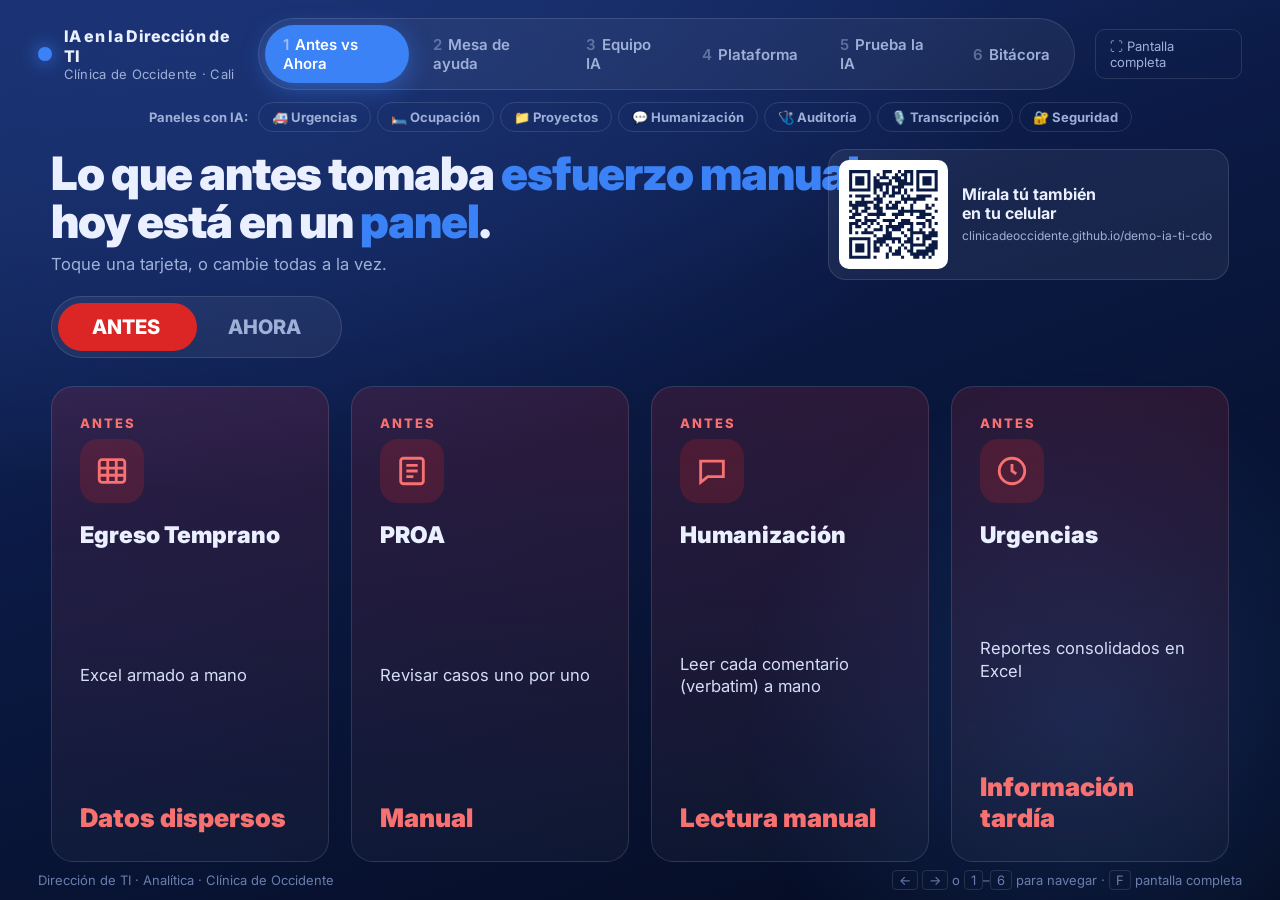
<file: index.html>
<!DOCTYPE html>
<html lang="es">
<head>
<meta charset="UTF-8">
<meta name="viewport" content="width=device-width, initial-scale=1.0">
<title>IA en la Dirección de TI · Clínica de Occidente</title>
<link rel="preconnect" href="https://fonts.googleapis.com">
<link href="https://fonts.googleapis.com/css2?family=Inter:wght@400;600;800;900&display=swap" rel="stylesheet">
<style>
:root{
  --navy1:#1B3374; --navy2:#050B1F; --azul:#3B82F6; --verde:#059669; --ambar:#D97706; --rojo:#DC2626;
  --txt:#EAF0FF; --muted:#9FB0D8; --card:rgba(255,255,255,.06); --line:rgba(255,255,255,.12);
}
*{box-sizing:border-box;margin:0;padding:0}
html,body{height:100%;overflow:hidden}
body{font-family:Inter,"Segoe UI",Roboto,Arial,sans-serif;color:var(--txt);
  background:radial-gradient(1200px 700px at 15% 0%,var(--navy1),transparent 70%),linear-gradient(160deg,var(--navy1) 0%,#0B1A45 40%,var(--navy2) 100%);}
.bgglow{position:fixed;inset:0;pointer-events:none;z-index:0;
  background:radial-gradient(500px 500px at 85% 80%,rgba(59,130,246,.18),transparent 70%);animation:drift 14s ease-in-out infinite alternate}
@keyframes drift{to{transform:translate(-60px,-40px)}}
header{position:relative;z-index:2;display:flex;align-items:center;justify-content:space-between;padding:18px 3vw;gap:20px}
.brand{display:flex;align-items:center;gap:12px;font-weight:800;letter-spacing:.3px}
.brand .dot{width:14px;height:14px;border-radius:50%;background:var(--azul);box-shadow:0 0 18px var(--azul)}
.brand small{display:block;font-weight:400;color:var(--muted);font-size:13px}
nav{display:flex;gap:6px;background:rgba(255,255,255,.05);border:1px solid var(--line);padding:6px;border-radius:999px}
nav button{all:unset;cursor:pointer;padding:10px 18px;border-radius:999px;font-weight:600;font-size:15px;color:var(--muted);transition:.3s}
nav button span{opacity:.5;margin-right:6px}
nav button:hover{color:#fff}
nav button.on{background:var(--azul);color:#fff;box-shadow:0 6px 24px rgba(59,130,246,.45)}
.fs{all:unset;cursor:pointer;color:var(--muted);border:1px solid var(--line);padding:8px 14px;border-radius:10px;font-size:13px}
main{position:relative;z-index:1;height:calc(100% - 140px)}
section{position:absolute;inset:0;padding:1vh 4vw 0;display:flex;flex-direction:column;opacity:0;pointer-events:none;transform:translateY(30px) scale(.98);transition:opacity .6s ease,transform .6s cubic-bezier(.2,.8,.2,1)}
section.on{opacity:1;pointer-events:auto;transform:none}
h1{font-size:clamp(30px,3.6vw,56px);font-weight:900;letter-spacing:-1px;line-height:1.05}
h1 em{font-style:normal;color:var(--azul)}
.sub{color:var(--muted);font-size:clamp(15px,1.3vw,21px);margin-top:8px}
.src{color:#7184B3;font-size:12px;margin-top:10px}
.src b{color:#9FB0D8;font-weight:600}
.tag{display:inline-block;font-size:12px;font-weight:800;letter-spacing:1px;text-transform:uppercase;padding:5px 10px;border-radius:6px;background:rgba(217,119,6,.18);color:#FBBF24;border:1px solid rgba(217,119,6,.5)}
footer{position:fixed;bottom:0;left:0;right:0;z-index:2;display:flex;justify-content:space-between;padding:12px 3vw;color:#6A7DAE;font-size:13px}
kbd{border:1px solid var(--line);border-radius:4px;padding:1px 6px;font-family:inherit}

/* ---- S1 ---- */
.switch{display:inline-flex;margin-top:22px;background:rgba(255,255,255,.06);border:1px solid var(--line);border-radius:999px;padding:6px;position:relative}
.switch button{all:unset;cursor:pointer;position:relative;z-index:1;padding:12px 34px;font-weight:800;font-size:20px;color:var(--muted);transition:color .3s}
.switch button.on{color:#fff}
.switch .pill{position:absolute;top:6px;bottom:6px;left:6px;width:calc(50% - 6px);border-radius:999px;background:var(--rojo);transition:.5s cubic-bezier(.2,.8,.2,1)}
.switch.ahora .pill{left:50%;background:var(--verde)}
.cards{display:grid;grid-template-columns:repeat(4,1fr);gap:22px;margin-top:28px;flex:1;max-height:56vh}
.flip{perspective:1400px;cursor:pointer}
.flip .in{position:relative;width:100%;height:100%;transition:transform .8s cubic-bezier(.2,.8,.2,1);transform-style:preserve-3d}
.flip.ahora .in{transform:rotateY(180deg)}
.face{position:absolute;inset:0;backface-visibility:hidden;border-radius:22px;padding:28px;display:flex;flex-direction:column;border:1px solid var(--line)}
.face.a{background:linear-gradient(180deg,rgba(220,38,38,.16),rgba(255,255,255,.03))}
.face.b{background:linear-gradient(180deg,rgba(5,150,105,.22),rgba(59,130,246,.08));transform:rotateY(180deg);box-shadow:0 20px 60px rgba(5,150,105,.2)}
.face .ic{width:64px;height:64px;border-radius:18px;display:grid;place-items:center;margin-bottom:20px}
.face.a .ic{background:rgba(220,38,38,.2)} .face.b .ic{background:rgba(5,150,105,.25)}
.face h3{font-size:clamp(20px,1.8vw,30px);font-weight:900;line-height:1.1}
.face .lbl{font-size:13px;font-weight:800;letter-spacing:2px;margin-bottom:8px}
.face.a .lbl{color:#F87171} .face.b .lbl{color:#34D399}
.face p{font-size:clamp(16px,1.3vw,21px);color:#D5DEF5;margin-top:auto;line-height:1.35}
.face .big{font-size:clamp(22px,2vw,34px);font-weight:900;margin-top:auto}
.face.b .big{color:#34D399}
.face.a .big{color:#F87171}
.live{display:inline-flex;align-items:center;gap:8px;font-size:14px;color:#34D399;margin-top:12px;font-weight:600}
.live i{width:10px;height:10px;border-radius:50%;background:#34D399;animation:pulse 1.4s infinite}
@keyframes pulse{0%{box-shadow:0 0 0 0 rgba(52,211,153,.7)}100%{box-shadow:0 0 0 14px rgba(52,211,153,0)}}

/* ---- S2 ---- */
.row{display:flex;gap:28px;flex:1;min-height:0;margin-top:18px}
.panel{background:var(--card);border:1px solid var(--line);border-radius:22px;padding:22px;position:relative}
.chartwrap{flex:2.2;display:flex;flex-direction:column;min-height:0}
.legend{display:flex;gap:10px;align-items:center}
.legend button{all:unset;cursor:pointer;display:flex;align-items:center;gap:8px;padding:8px 16px;border-radius:999px;border:1px solid var(--line);font-weight:700;transition:.3s}
.legend button i{width:14px;height:14px;border-radius:4px}
.legend button.off{opacity:.35}
svg text{font-family:inherit}
#bars{flex:1;width:100%;min-height:0}
.bar{transition:height .8s cubic-bezier(.2,.8,.2,1),y .8s cubic-bezier(.2,.8,.2,1),opacity .4s;cursor:pointer}
.bar:hover{filter:brightness(1.3)}
.tip{position:fixed;pointer-events:none;background:#0B1638;border:1px solid var(--azul);padding:10px 14px;border-radius:12px;font-size:15px;opacity:0;transition:opacity .15s;z-index:9;box-shadow:0 10px 30px rgba(0,0,0,.5)}
.tip b{font-size:22px;display:block}
.side{flex:1;display:flex;flex-direction:column;gap:18px}
.kpi .n{font-size:clamp(44px,5.2vw,86px);font-weight:900;line-height:1;letter-spacing:-2px}
.kpi .t{color:var(--muted);font-size:16px;margin-top:6px}
.minibars{display:flex;align-items:flex-end;gap:14px;height:110px;margin-top:12px}
.minibars div{flex:1;display:flex;flex-direction:column;align-items:center;justify-content:flex-end;height:100%;font-size:13px;color:var(--muted)}
.minibars .b{width:100%;border-radius:8px 8px 0 0;background:var(--ambar);height:0;transition:height 1s cubic-bezier(.2,.8,.2,1)}
.minibars strong{color:#fff;font-size:18px;margin-bottom:4px}

/* ---- S3 ---- */
.counters{display:grid;grid-template-columns:repeat(3,1fr);gap:22px;margin-top:26px}
.counter{text-align:center;padding:30px 16px}
.counter .n{font-size:clamp(56px,7vw,120px);font-weight:900;letter-spacing:-3px;line-height:1;background:linear-gradient(180deg,#fff,#93B8FF);-webkit-background-clip:text;background-clip:text;color:transparent}
.counter .t{font-size:clamp(16px,1.4vw,22px);color:var(--muted);margin-top:8px;font-weight:600}
.growth{flex:1;margin-top:22px;display:flex;gap:28px;align-items:stretch;min-height:0}
#line{flex:1;min-height:0;width:100%}
.gtext{flex:0 0 26%;display:flex;flex-direction:column;justify-content:center}
.gtext .n{font-size:clamp(50px,6vw,100px);font-weight:900;color:#34D399;line-height:1}

.chips{display:flex;flex-wrap:wrap;gap:10px;margin-top:16px}
.chips span{padding:10px 16px;border-radius:999px;background:rgba(59,130,246,.15);border:1px solid rgba(59,130,246,.5);font-weight:700;font-size:clamp(14px,1.2vw,19px)}
/* ---- Agentes ---- */
.atabs{display:inline-flex;gap:6px;margin-top:16px;background:rgba(255,255,255,.05);border:1px solid var(--line);padding:6px;border-radius:999px}
.atabs button{all:unset;cursor:pointer;padding:10px 22px;border-radius:999px;font-weight:800;font-size:17px;color:var(--muted)}
.atabs button.on{background:var(--azul);color:#fff}
.flow{display:flex;align-items:stretch;gap:14px;margin-top:22px;flex:1;min-height:0;max-height:52vh}
.node{flex:1;border-radius:20px;padding:20px;border:1px solid var(--line);background:var(--card);opacity:.15;transform:translateY(14px);transition:opacity .5s,transform .5s,box-shadow .5s;display:flex;flex-direction:column;position:relative;cursor:pointer}
.node.on{opacity:1;transform:none}
.node.hot{box-shadow:0 0 0 3px var(--azul),0 20px 50px rgba(59,130,246,.35)}
.node .ic{font-size:40px}
.node h3{font-size:clamp(18px,1.6vw,26px);font-weight:900;margin-top:10px;line-height:1.1}
.node p{color:#C9D5F2;font-size:clamp(14px,1.15vw,18px);margin-top:8px;line-height:1.35}
.node .exp{display:flex;flex-direction:column;gap:6px;margin-top:10px}
.node .exp span{font-size:clamp(13px,1vw,16px);padding:6px 10px;border-radius:10px;background:rgba(59,130,246,.15);border:1px solid rgba(59,130,246,.4);font-weight:700}
.node.az{background:linear-gradient(160deg,rgba(59,130,246,.3),rgba(27,51,116,.3))}
.node.am{background:linear-gradient(160deg,rgba(217,119,6,.28),rgba(146,64,14,.2))}
.node.ve{background:linear-gradient(160deg,rgba(5,150,105,.3),rgba(6,95,70,.2))}
.flow .ar{align-self:center;color:#93C5FD;font-size:30px;font-weight:900;opacity:.2;transition:opacity .5s}
.flow .ar.on{opacity:1}
.ctrl{display:flex;gap:12px;align-items:center;margin-top:16px}
.ctrl .go{margin-top:0}
/* ---- S4 ---- */
.ia{display:grid;grid-template-columns:1.3fr 1fr;gap:28px;margin-top:20px;flex:1;min-height:0;max-height:62vh}
textarea{width:100%;height:150px;resize:none;background:rgba(0,0,0,.25);border:2px solid var(--line);border-radius:16px;color:#fff;font:inherit;font-size:clamp(18px,1.5vw,24px);padding:18px;outline:none;transition:border .3s}
textarea:focus{border-color:var(--azul);box-shadow:0 0 0 6px rgba(59,130,246,.15)}
.samples{display:flex;flex-direction:column;gap:10px;margin-top:14px}
.samples button{all:unset;cursor:pointer;padding:12px 16px;border-radius:12px;border:1px dashed var(--line);color:#C9D5F2;font-size:16px;transition:.25s}
.samples button:hover{border-color:var(--azul);background:rgba(59,130,246,.1)}
.samples button small{color:#FBBF24;font-weight:700;margin-right:8px}
.go{all:unset;cursor:pointer;margin-top:14px;padding:14px 28px;border-radius:14px;background:var(--azul);font-weight:800;font-size:20px;box-shadow:0 10px 30px rgba(59,130,246,.4);transition:.2s}
.go:hover{transform:translateY(-2px)}
.result{display:flex;flex-direction:column;justify-content:center;align-items:center;text-align:center}
.face2{width:150px;height:150px;border-radius:50%;display:grid;place-items:center;transition:background .5s,transform .5s;background:rgba(255,255,255,.07)}
.result .lab{font-size:clamp(40px,4.4vw,72px);font-weight:900;margin-top:18px;transition:color .4s}
.conf{width:80%;height:16px;border-radius:999px;background:rgba(255,255,255,.08);margin-top:18px;overflow:hidden}
.conf div{height:100%;width:0;border-radius:999px;transition:width .9s cubic-bezier(.2,.8,.2,1),background .4s}
.result .ct{color:var(--muted);margin-top:8px;font-size:16px}
.result .why{margin-top:12px;font-size:15px;color:#C9D5F2;min-height:22px}
.thinking .face2{animation:spin 1s linear infinite}
@keyframes spin{to{transform:rotate(360deg)}}

/* ---- S5 ---- */
.bita{display:grid;grid-template-columns:1fr 1.15fr;gap:28px;margin-top:20px;flex:1;min-height:0;max-height:62vh}
.log{overflow:hidden;display:flex;flex-direction:column;gap:10px}
.entry{display:flex;gap:14px;padding:16px 16px;border-radius:12px;background:rgba(255,255,255,.04);border-left:4px solid var(--azul);font-size:clamp(16px,1.25vw,20px);opacity:0;transform:translateX(-20px);animation:slidein .5s forwards}
.entry .d{color:var(--muted);font-weight:700;min-width:62px}
.entry.v{border-color:var(--verde)} .entry.a{border-color:var(--ambar)} .entry.r{border-color:var(--rojo)}
@keyframes slidein{to{opacity:1;transform:none}}
.gen{display:flex;flex-direction:column}
.gen .go{align-self:flex-start;margin-top:0}
.summary{margin-top:18px;flex:1;border-radius:20px;border:1px solid var(--line);background:linear-gradient(160deg,rgba(59,130,246,.18),rgba(5,150,105,.08));padding:24px;position:relative;overflow:hidden;opacity:.25;transition:opacity .5s}
.summary.on{opacity:1}
.summary h4{font-size:clamp(24px,2vw,34px);font-weight:900}
.summary ul{list-style:none;margin-top:22px;display:flex;flex-direction:column;gap:22px}
.summary li{font-size:clamp(18px,1.6vw,26px);display:flex;gap:10px;opacity:0;transform:translateY(10px);transition:.5s}
.summary li.show{opacity:1;transform:none}
.summary li i{flex:none;width:14px;height:14px;border-radius:50%;margin-top:.45em}
.scan{position:absolute;left:0;right:0;height:80px;top:-80px;background:linear-gradient(180deg,transparent,rgba(59,130,246,.35),transparent)}
.summary.busy .scan{animation:scan 1.1s linear infinite}
@keyframes scan{to{top:100%}}
.ph{color:var(--muted);font-size:17px;margin-top:10px}
@media (max-width:1100px){.cards{grid-template-columns:repeat(2,1fr);max-height:none}.row,.ia,.bita,.growth{flex-direction:column;display:flex}}
/* ---- Paneles (datos sintéticos) ---- */
.pnav{position:relative;z-index:2;display:flex;align-items:center;justify-content:center;gap:6px;margin:-6px auto 8px;flex-wrap:wrap}
.pnav>span{color:var(--muted);font-size:13px;font-weight:700;margin-right:4px}
.pnav button{all:unset;cursor:pointer;padding:6px 13px;border-radius:999px;font-size:13px;font-weight:700;color:var(--muted);border:1px solid var(--line);transition:.25s}
.pnav button:hover{color:#fff}.pnav button.on{background:var(--ambar);border-color:var(--ambar);color:#fff}
main{height:calc(100% - 178px)}
body.embed header,body.embed footer,body.embed .pnav{display:none}
body.embed main{height:100vh}body.embed .hrow h1,body.embed section>.sub{display:none}body.embed .hrow{justify-content:flex-end}body.embed .cbadge{font-size:15px;padding:7px 12px}body.embed section{padding-top:3vh}
.hrow{display:flex;align-items:center;gap:14px;flex-wrap:wrap}
.cbadge{display:inline-flex;align-items:center;gap:6px;font-size:13px;font-weight:800;padding:6px 12px;border-radius:8px;background:rgba(220,38,38,.18);color:#FCA5A5;border:1px solid rgba(220,38,38,.6)}
.btns{display:flex;gap:10px;flex-wrap:wrap;align-items:center}
.pb{all:unset;cursor:pointer;padding:9px 16px;border-radius:999px;border:1px solid var(--line);font-weight:800;font-size:clamp(13px,1.05vw,16px);color:#C9D5F2;background:rgba(255,255,255,.04);transition:.25s}
.pb:hover{border-color:var(--azul);color:#fff}.pb.on{background:var(--azul);border-color:var(--azul);color:#fff}
.act{all:unset;cursor:pointer;padding:11px 20px;border-radius:12px;background:var(--azul);font-weight:800;font-size:clamp(14px,1.15vw,18px);box-shadow:0 8px 24px rgba(59,130,246,.35);transition:.2s}
.act:hover{transform:translateY(-2px)}.act.g{background:var(--verde);box-shadow:0 8px 24px rgba(5,150,105,.35)}.act.o{background:transparent;border:1px solid var(--line);box-shadow:none}
.act[disabled]{opacity:.35;pointer-events:none}
.press{transform:scale(.93)!important;filter:brightness(1.3)}
.grid2{display:grid;grid-template-columns:1fr 1.25fr;gap:22px;margin-top:16px;flex:1;min-height:0}
.kpis{display:grid;grid-template-columns:repeat(3,1fr);gap:16px;margin-top:14px}
.kp{padding:14px 18px}.kp .n{font-size:clamp(30px,3.2vw,52px);font-weight:900;line-height:1;transition:color .4s}.kp .t{color:var(--muted);font-size:clamp(12px,1vw,15px);margin-top:4px}
.fcur{position:fixed;z-index:99;left:-50px;top:-50px;font-size:34px;pointer-events:none;transition:left .7s cubic-bezier(.4,0,.2,1),top .7s cubic-bezier(.4,0,.2,1);filter:drop-shadow(0 4px 8px rgba(0,0,0,.6))}
/* urgencias */
.ulist{display:flex;flex-direction:column;gap:7px;margin-top:12px;overflow:hidden;flex:1;min-height:0}
.urow{display:grid;grid-template-columns:44px 70px 1.3fr 1.6fr 130px;align-items:center;gap:12px;padding:5px 12px;border-radius:12px;background:rgba(255,255,255,.05);font-size:clamp(13px,1.1vw,17px);transition:.4s}
.urow.nw{animation:slidein .6s}.urow.late{background:rgba(220,38,38,.14)}.urow.late .wm{color:#FCA5A5}
.urow.out{opacity:0;transform:translateX(60px)}
.tp{display:grid;place-items:center;height:30px;border-radius:8px;font-weight:900;color:#0B1638}
.wb{height:12px;border-radius:999px;background:rgba(255,255,255,.08);overflow:hidden}.wb i{display:block;height:100%;border-radius:999px;transition:width .6s}
.wm{font-weight:800;text-align:right}.wm small{display:block;color:var(--muted);font-weight:400;font-size:12px}
.clock{font-weight:900;font-size:clamp(18px,1.5vw,24px);color:#93C5FD}
/* ocupación */
.olist{display:flex;flex-direction:column;gap:12px;margin-top:14px;position:relative}
.orow{display:grid;grid-template-columns:220px 1fr 70px 120px;align-items:center;gap:14px;font-size:clamp(13px,1.15vw,18px);font-weight:700}
.otr{position:relative;height:26px;border-radius:8px;background:rgba(255,255,255,.07)}
.otr i{position:absolute;left:0;top:0;bottom:0;border-radius:8px;transition:width .9s cubic-bezier(.2,.8,.2,1),background .5s}
.otr b{position:absolute;top:-5px;bottom:-5px;left:90%;width:2px;background:#FCA5A5}
.oal{font-size:12px;font-weight:900;padding:4px 8px;border-radius:6px;background:#DC2626;color:#fff;animation:blink 1.2s infinite;justify-self:start}
@keyframes blink{50%{opacity:.45}}
/* proyectos */
.ideas{display:flex;flex-direction:column;gap:10px;margin-top:12px}
.ideas .pb{border-radius:14px;padding:14px 16px;font-size:clamp(14px,1.2vw,18px)}
.steps6{display:grid;grid-template-columns:repeat(3,1fr);gap:12px}
.st{border-radius:16px;padding:14px;border:1px solid var(--line);background:var(--card);opacity:.3;transition:.5s;min-height:104px}
.st.on{opacity:1;background:linear-gradient(160deg,rgba(59,130,246,.25),rgba(27,51,116,.25));border-color:rgba(59,130,246,.6)}
.st.busy{opacity:1;box-shadow:0 0 0 3px var(--ambar)}
.st h4{font-size:clamp(14px,1.15vw,18px);font-weight:900}.st p{font-size:clamp(12px,1vw,15px);color:#C9D5F2;margin-top:6px;line-height:1.3}
.verd{margin-top:14px;border-radius:16px;padding:16px 18px;border:1px solid rgba(5,150,105,.6);background:rgba(5,150,105,.15);opacity:0;transform:translateY(10px);transition:.5s}
.verd.on{opacity:1;transform:none}.verd b{font-size:clamp(18px,1.6vw,26px)}
/* humanización */
.hlist{display:flex;flex-direction:column;gap:8px;margin-top:12px}
.hc{display:flex;align-items:center;gap:12px;padding:10px 14px;border-radius:12px;background:rgba(255,255,255,.05);font-size:clamp(13px,1.1vw,17px);transition:.4s}
.hc.hide{display:none}.hc q{flex:1}
.hc .lb{display:flex;gap:6px;opacity:0;transform:scale(.6);transition:.4s}.hc.cl .lb{opacity:1;transform:none}
.lb span{font-size:12px;font-weight:900;padding:4px 9px;border-radius:999px;white-space:nowrap}
.s-pos{background:rgba(5,150,105,.3);color:#6EE7B7}.s-neg{background:rgba(220,38,38,.3);color:#FCA5A5}.s-neu{background:rgba(217,119,6,.3);color:#FCD34D}.th{background:rgba(59,130,246,.25);color:#BFDBFE}
.hsum{display:flex;flex-direction:column;gap:12px;margin-top:10px}
.hsum>div{display:grid;grid-template-columns:1fr auto;align-items:center;gap:6px 10px;font-weight:800}.hsum>div>span:last-child{grid-row:1;grid-column:2}.hsum .tr{grid-column:1/-1;grid-row:2}
.hsum .tr{height:18px;border-radius:999px;background:rgba(255,255,255,.07);overflow:hidden}.hsum .tr i{display:block;height:100%;width:0;transition:width .8s}
/* auditoría */
.hist{font-size:clamp(13px,1.1vw,16px);display:flex;flex-direction:column;gap:8px}
.hist div{padding:8px 12px;border-radius:10px;background:rgba(255,255,255,.05);border-left:4px solid transparent;transition:.4s}
.hist div b{display:block;color:#93C5FD;font-size:12px;letter-spacing:.5px;text-transform:uppercase}
.hist div.ok{border-color:#34D399}.hist div.bad{border-color:#F87171;background:rgba(220,38,38,.12)}
.stepper{display:flex;gap:8px;margin-top:4px}.stepper span{flex:1;text-align:center;font-size:clamp(11px,.95vw,14px);font-weight:800;padding:8px 4px;border-radius:10px;background:rgba(255,255,255,.05);color:var(--muted);transition:.4s}
.stepper span.on{background:var(--azul);color:#fff}.stepper span.done{background:rgba(5,150,105,.35);color:#fff}
.aout{display:flex;flex-direction:column;gap:8px;margin-top:12px}
.aout div{padding:10px 14px;border-radius:12px;background:rgba(255,255,255,.05);font-size:clamp(13px,1.1vw,17px);animation:slidein .5s}
.aout small{display:block;color:var(--muted);margin-top:3px}
.stamp{display:inline-block;margin-top:12px;padding:10px 18px;border:3px solid #34D399;color:#34D399;border-radius:12px;font-weight:900;font-size:clamp(16px,1.5vw,24px);transform:rotate(-4deg) scale(1.6);opacity:0;transition:.4s cubic-bezier(.2,1.6,.4,1)}
.stamp.on{opacity:1;transform:rotate(-4deg) scale(1)}
/* transcripción */
.dict{min-height:120px;font-size:clamp(15px,1.3vw,20px);line-height:1.45;color:#E2E8F0;font-style:italic;margin-top:10px}
.wave{display:flex;gap:4px;align-items:center;height:40px;margin-top:10px}.wave i{width:6px;border-radius:3px;background:var(--azul);height:6px;transition:height .15s}
.rep{background:#F8FAFC;color:#0F172A;border-radius:16px;padding:18px 20px;display:flex;flex-direction:column;gap:10px}
.rep h4{font-size:clamp(15px,1.3vw,20px);font-weight:900;color:#1B3374;display:flex;justify-content:space-between}
.rep .f b{display:block;font-size:12px;color:#64748B;text-transform:uppercase;letter-spacing:.5px}
.rep .f div{min-height:22px;font-size:clamp(13px,1.1vw,17px);padding:4px 6px;border-radius:6px;outline:none}
.rep .f div:focus{background:#E0F2FE}.rep .f div.typing{background:#FEF3C7}
.rep .stamp{border-color:#059669;color:#059669;align-self:flex-start}
/* ---- QR en portada ---- */
.qrc{position:absolute;right:4vw;top:1vh;display:flex;align-items:center;gap:14px;background:rgba(255,255,255,.06);border:1px solid var(--line);border-radius:18px;padding:10px 16px 10px 10px}
.qrc .q{width:clamp(96px,8.5vw,150px);height:clamp(96px,8.5vw,150px);background:#fff;border-radius:10px;padding:4px}
.qrc .q svg{width:100%;height:100%;display:block}
.qrc b{display:block;font-size:clamp(15px,1.25vw,20px);max-width:150px;line-height:1.2}
.qrc small{color:var(--muted);font-size:12px}
body.embed .qrc{display:none}
#s0 h1{padding-right:clamp(240px,22vw,340px)}
/* ---- Celular ---- */
@media (max-width:760px){
  html,body{height:auto;overflow-x:hidden;overflow-y:auto}
  body{font-size:16px}
  .bgglow{display:none}
  header{flex-wrap:wrap;padding:12px 14px;gap:10px}
  .brand{font-size:15px}
  .fs{display:none}
  nav{order:3;width:100%;flex-wrap:wrap;justify-content:center;border-radius:18px;gap:4px}
  nav button{padding:9px 11px;font-size:13px;min-height:24px}
  .pnav{padding:0 10px;margin:4px 0 6px}
  .pnav>span{width:100%;text-align:center}
  .pnav button{padding:9px 12px}
  main{height:auto!important;padding-bottom:70px}
  section{position:relative;inset:auto;display:none;padding:6px 14px 18px;transform:none}
  section.on{display:flex}
  h1{font-size:26px;letter-spacing:-.5px}
  #s0 h1{padding-right:0}
  .sub{font-size:15px}
  .qrc{display:none}
  footer{position:static;flex-direction:column;gap:4px;padding:10px 14px;font-size:12px}
  footer span:last-child{display:none}
  .panel{padding:14px;border-radius:16px}
  .cards{grid-template-columns:1fr;max-height:none;gap:12px}
  .flip{height:210px}
  .switch button{padding:10px 22px;font-size:16px}
  .row,.ia,.bita,.growth,.grid2{display:flex!important;flex-direction:column;gap:14px;max-height:none}
  .chartwrap{min-height:260px}
  .side{gap:12px}
  .counters,.kpis{grid-template-columns:1fr!important;gap:10px}
  .counter{padding:18px 12px}
  .gtext{flex:none}
  #line{min-height:180px}
  .flow{flex-direction:column;max-height:none;gap:8px}
  .flow .ar{transform:rotate(90deg);font-size:22px}
  .node{padding:14px}
  .node .exp{flex-direction:row;flex-wrap:wrap}
  .atabs{flex-wrap:wrap;border-radius:16px}
  .atabs button{padding:10px 14px;font-size:15px}
  textarea{height:120px;font-size:17px}
  .go,.act{padding:13px 18px;font-size:16px}
  .pb{padding:10px 14px;font-size:14px}
  .kp .n{font-size:34px}
  .btns{gap:8px}
  .btns>span[style*="flex:1"]{display:none}
  .ulist{overflow:visible}
  .urow{grid-template-columns:36px 1fr auto;grid-template-areas:"t i w" "t m w" "b b b";row-gap:6px;font-size:14px}
  .urow .tp{grid-area:t;height:36px}.urow b{grid-area:i}.urow>span:nth-of-type(2){grid-area:m;color:#C9D5F2}.urow .wb{grid-area:b}.urow .wm{grid-area:w}
  .orow{grid-template-columns:1fr auto;grid-template-areas:"n v" "b b" "a a";row-gap:6px;font-size:14px}
  .orow>span:first-child{grid-area:n}.orow .otr{grid-area:b}.orow>span:nth-of-type(2){grid-area:v}.orow>span:last-child{grid-area:a}
  .steps6{grid-template-columns:1fr 1fr}
  .st{min-height:0}
  .hc{flex-direction:column;align-items:flex-start}
  .hsum>div{font-size:14px}
  .stepper{flex-wrap:wrap}.stepper span{flex:1 1 45%}
  .summary li{font-size:17px}
  .entry{font-size:15px}
  .result .lab{font-size:36px}
  .face2{width:110px;height:110px}
  .tip{display:none}
  .ctrl{flex-direction:column;align-items:flex-start}
  .growth>.panel{flex:none!important;min-height:250px}
  #line{height:210px;flex:none}
  #bars{min-height:220px}
}
@media (max-width:380px){.steps6{grid-template-columns:1fr}h1{font-size:24px}}
/* ---- Réplicas y seguridad ---- */
.rp h1{font-size:clamp(24px,2.6vw,40px)}.rp .sub{font-size:clamp(13px,1.1vw,16px);margin-top:4px}.rpl .act{padding:8px 14px!important;font-size:14px!important}
.rp{padding-bottom:10px}
.rph{display:flex;justify-content:space-between;align-items:center;gap:12px;flex-wrap:wrap}
.rpl{display:flex;gap:10px;align-items:center;flex-wrap:wrap}
.rpl .act{text-decoration:none;color:#fff}
.orig{display:inline-flex;align-items:center;gap:6px;color:#93C5FD;font-size:13px;font-weight:700;text-decoration:underline;text-underline-offset:3px}
.orig small{color:var(--muted);font-weight:400;text-decoration:none}
.rpf{flex:1;width:100%;min-height:0;border:1px solid var(--line);border-radius:14px;background:#fff;margin-top:10px}
.segg{display:grid;grid-template-columns:1fr 2fr;gap:22px;margin-top:16px;flex:1;min-height:0}
.roles{display:flex;flex-direction:column;gap:8px}.roles button{all:unset;cursor:pointer;padding:12px 14px;border-radius:12px;border:1px solid var(--line);font-weight:700;font-size:clamp(14px,1.15vw,17px);background:rgba(255,255,255,.04)}
.roles button.on{background:var(--azul);border-color:var(--azul)}
.doors{display:grid;grid-template-columns:repeat(4,1fr);gap:12px}
.door{all:unset;cursor:pointer;border-radius:16px;padding:14px;display:flex;flex-direction:column;gap:6px;border:2px solid var(--line);transition:.3s}
.door span{font-size:30px}.door b{font-size:clamp(14px,1.15vw,18px)}.door i{font-style:normal;font-weight:800;font-size:13px}
.door.ok{background:rgba(5,150,105,.2);border-color:#34D399}.door.ok i{color:#6EE7B7}
.door.no{opacity:.55;background:rgba(255,255,255,.03)}.door.no i{color:#FCA5A5}
.pressfx2{transform:scale(.95)}
.slog{margin-top:14px}.slog div div{padding:6px 0;border-bottom:1px solid var(--line);font-size:14px}.slog small{color:var(--muted)}.lok{color:#6EE7B7}.lno{color:#FCA5A5}
@media (max-width:760px){.rpf{flex:none;height:78vh}.segg{display:flex;flex-direction:column}.doors{grid-template-columns:1fr 1fr}.rph{flex-direction:column;align-items:flex-start}}

/* V22 — protagonismo visual y revelación automática sin ratón */
.slide.transformation-cinema .transform-head{top:2.6%;left:3%;right:3%}
.slide.transformation-cinema .transform-head h2{font-size:clamp(24px,2.5vw,46px);margin:6px 0 0;line-height:1.05}
.slide.transformation-cinema .transform-head p{display:none}
.slide.transformation-cinema .transform-body{left:2.5%;right:2.5%;top:17%;bottom:12%}
.slide.transformation-cinema .transform-pair{height:96%;gap:1.2%}
.slide.transformation-cinema .transform-frame{border-radius:12px}
.slide.transformation-cinema .transform-frame img{object-fit:contain}
.slide.transformation-cinema .transform-comparator{width:100%;height:96%;border-radius:12px}
.slide.transformation-cinema .transform-caption{margin-top:6px;font-size:clamp(11px,.95vw,17px)}
.slide.transformation-cinema .transform-footer{bottom:4.5%;left:3%;right:3%}
.slide.transformation-cinema .transform-footer small{font-size:clamp(10px,.72vw,13px)}
.slide.transformation-cinema .transform-after-clip{clip-path:inset(0 100% 0 0)}
.slide.transformation-cinema .transform-divider{left:0%;width:5px;background:#e6ffff;box-shadow:0 0 15px 5px #19e6ff,0 0 50px 15px #0bc5ffb8;z-index:3}
.slide.transformation-cinema .transform-handle{display:none}
.slide.transformation-cinema[data-stage="1"] .transform-after-clip{animation:aiSweepReveal 5.2s cubic-bezier(.45,0,.55,1) forwards}
.slide.transformation-cinema[data-stage="1"] .transform-divider{animation:aiSweepDivider 5.2s cubic-bezier(.45,0,.55,1) forwards}
@keyframes aiSweepReveal{0%,8%{clip-path:inset(0 100% 0 0)}90%,100%{clip-path:inset(0 0 0 0)}}
@keyframes aiSweepDivider{0%,8%{left:0%}90%,100%{left:100%}}
@media(max-width:800px){.slide.transformation-cinema .transform-body{top:21%;bottom:15%}.slide.transformation-cinema .transform-head h2{font-size:clamp(22px,4vw,36px)}}
</style>
</head>
<body>
<div class="bgglow"></div>
<header>
  <div class="brand"><div class="dot"></div><div>IA en la Dirección de TI<small>Clínica de Occidente · Cali</small></div></div>
  <nav id="nav">
    <button data-i="0"><span>1</span>Antes vs Ahora</button>
    <button data-i="1"><span>2</span>Mesa de ayuda</button>
    <button data-i="2"><span>3</span>Equipo IA</button>
    <button data-i="3"><span>4</span>Plataforma</button>
    <button data-i="4"><span>5</span>Prueba la IA</button>
    <button data-i="5"><span>6</span>Bitácora</button>
  </nav>
  <button class="fs" id="fsbtn" title="Pantalla completa (F)">⛶ Pantalla completa</button>
</header>
<div class="pnav" id="pnav"><span>Paneles con IA:</span><button data-s="sU">🚑 Urgencias</button><button data-s="sO">🛏️ Ocupación</button><button data-s="sP">📁 Proyectos</button><button data-s="sH">💬 Humanización</button><button data-s="sAu">🩺 Auditoría</button><button data-s="sT">🎙️ Transcripción</button><button data-s="sS">🔐 Seguridad</button></div>

<main>
<!-- 1 -->
<section id="s0">
  <div class="qrc"><div class="q"><svg version="1.1" viewBox="0 0 33 33" xmlns="http://www.w3.org/2000/svg"><path fill="#0B1A45" d="M2,2H3V3H2zM3,2H4V3H3zM4,2H5V3H4zM5,2H6V3H5zM6,2H7V3H6zM7,2H8V3H7zM8,2H9V3H8zM13,2H14V3H13zM14,2H15V3H14zM15,2H16V3H15zM18,2H19V3H18zM20,2H21V3H20zM21,2H22V3H21zM22,2H23V3H22zM24,2H25V3H24zM25,2H26V3H25zM26,2H27V3H26zM27,2H28V3H27zM28,2H29V3H28zM29,2H30V3H29zM30,2H31V3H30zM2,3H3V4H2zM8,3H9V4H8zM11,3H12V4H11zM13,3H14V4H13zM17,3H18V4H17zM19,3H20V4H19zM20,3H21V4H20zM22,3H23V4H22zM24,3H25V4H24zM30,3H31V4H30zM2,4H3V5H2zM4,4H5V5H4zM5,4H6V5H5zM6,4H7V5H6zM8,4H9V5H8zM10,4H11V5H10zM12,4H13V5H12zM13,4H14V5H13zM14,4H15V5H14zM16,4H17V5H16zM17,4H18V5H17zM18,4H19V5H18zM20,4H21V5H20zM22,4H23V5H22zM24,4H25V5H24zM26,4H27V5H26zM27,4H28V5H27zM28,4H29V5H28zM30,4H31V5H30zM2,5H3V6H2zM4,5H5V6H4zM5,5H6V6H5zM6,5H7V6H6zM8,5H9V6H8zM10,5H11V6H10zM11,5H12V6H11zM15,5H16V6H15zM17,5H18V6H17zM18,5H19V6H18zM19,5H20V6H19zM20,5H21V6H20zM22,5H23V6H22zM24,5H25V6H24zM26,5H27V6H26zM27,5H28V6H27zM28,5H29V6H28zM30,5H31V6H30zM2,6H3V7H2zM4,6H5V7H4zM5,6H6V7H5zM6,6H7V7H6zM8,6H9V7H8zM10,6H11V7H10zM11,6H12V7H11zM12,6H13V7H12zM13,6H14V7H13zM14,6H15V7H14zM15,6H16V7H15zM18,6H19V7H18zM19,6H20V7H19zM20,6H21V7H20zM21,6H22V7H21zM22,6H23V7H22zM24,6H25V7H24zM26,6H27V7H26zM27,6H28V7H27zM28,6H29V7H28zM30,6H31V7H30zM2,7H3V8H2zM8,7H9V8H8zM10,7H11V8H10zM11,7H12V8H11zM12,7H13V8H12zM14,7H15V8H14zM16,7H17V8H16zM17,7H18V8H17zM18,7H19V8H18zM19,7H20V8H19zM24,7H25V8H24zM30,7H31V8H30zM2,8H3V9H2zM3,8H4V9H3zM4,8H5V9H4zM5,8H6V9H5zM6,8H7V9H6zM7,8H8V9H7zM8,8H9V9H8zM10,8H11V9H10zM12,8H13V9H12zM14,8H15V9H14zM16,8H17V9H16zM18,8H19V9H18zM20,8H21V9H20zM22,8H23V9H22zM24,8H25V9H24zM25,8H26V9H25zM26,8H27V9H26zM27,8H28V9H27zM28,8H29V9H28zM29,8H30V9H29zM30,8H31V9H30zM10,9H11V10H10zM13,9H14V10H13zM14,9H15V10H14zM16,9H17V10H16zM17,9H18V10H17zM18,9H19V10H18zM20,9H21V10H20zM2,10H3V11H2zM4,10H5V11H4zM5,10H6V11H5zM6,10H7V11H6zM7,10H8V11H7zM8,10H9V11H8zM11,10H12V11H11zM13,10H14V11H13zM15,10H16V11H15zM16,10H17V11H16zM19,10H20V11H19zM21,10H22V11H21zM24,10H25V11H24zM25,10H26V11H25zM26,10H27V11H26zM27,10H28V11H27zM28,10H29V11H28zM6,11H7V12H6zM10,11H11V12H10zM11,11H12V12H11zM12,11H13V12H12zM19,11H20V12H19zM20,11H21V12H20zM21,11H22V12H21zM22,11H23V12H22zM23,11H24V12H23zM24,11H25V12H24zM25,11H26V12H25zM26,11H27V12H26zM30,11H31V12H30zM2,12H3V13H2zM4,12H5V13H4zM5,12H6V13H5zM6,12H7V13H6zM7,12H8V13H7zM8,12H9V13H8zM9,12H10V13H9zM11,12H12V13H11zM12,12H13V13H12zM15,12H16V13H15zM17,12H18V13H17zM18,12H19V13H18zM20,12H21V13H20zM23,12H24V13H23zM2,13H3V14H2zM3,13H4V14H3zM4,13H5V14H4zM5,13H6V14H5zM6,13H7V14H6zM7,13H8V14H7zM10,13H11V14H10zM11,13H12V14H11zM14,13H15V14H14zM16,13H17V14H16zM17,13H18V14H17zM22,13H23V14H22zM27,13H28V14H27zM29,13H30V14H29zM3,14H4V15H3zM4,14H5V15H4zM7,14H8V15H7zM8,14H9V15H8zM10,14H11V15H10zM11,14H12V15H11zM12,14H13V15H12zM14,14H15V15H14zM15,14H16V15H15zM16,14H17V15H16zM17,14H18V15H17zM19,14H20V15H19zM22,14H23V15H22zM27,14H28V15H27zM28,14H29V15H28zM2,15H3V16H2zM4,15H5V16H4zM6,15H7V16H6zM7,15H8V16H7zM11,15H12V16H11zM12,15H13V16H12zM18,15H19V16H18zM19,15H20V16H19zM20,15H21V16H20zM21,15H22V16H21zM22,15H23V16H22zM23,15H24V16H23zM24,15H25V16H24zM25,15H26V16H25zM26,15H27V16H26zM30,15H31V16H30zM3,16H4V17H3zM4,16H5V17H4zM5,16H6V17H5zM8,16H9V17H8zM9,16H10V17H9zM10,16H11V17H10zM11,16H12V17H11zM12,16H13V17H12zM13,16H14V17H13zM16,16H17V17H16zM17,16H18V17H17zM18,16H19V17H18zM19,16H20V17H19zM22,16H23V17H22zM25,16H26V17H25zM26,16H27V17H26zM27,16H28V17H27zM28,16H29V17H28zM2,17H3V18H2zM3,17H4V18H3zM7,17H8V18H7zM11,17H12V18H11zM17,17H18V18H17zM24,17H25V18H24zM25,17H26V18H25zM26,17H27V18H26zM29,17H30V18H29zM4,18H5V19H4zM5,18H6V19H5zM7,18H8V19H7zM8,18H9V19H8zM9,18H10V19H9zM10,18H11V19H10zM13,18H14V19H13zM14,18H15V19H14zM15,18H16V19H15zM16,18H17V19H16zM19,18H20V19H19zM20,18H21V19H20zM21,18H22V19H21zM27,18H28V19H27zM28,18H29V19H28zM2,19H3V20H2zM3,19H4V20H3zM4,19H5V20H4zM6,19H7V20H6zM7,19H8V20H7zM9,19H10V20H9zM11,19H12V20H11zM15,19H16V20H15zM18,19H19V20H18zM19,19H20V20H19zM20,19H21V20H20zM21,19H22V20H21zM22,19H23V20H22zM24,19H25V20H24zM25,19H26V20H25zM26,19H27V20H26zM28,19H29V20H28zM30,19H31V20H30zM2,20H3V21H2zM4,20H5V21H4zM5,20H6V21H5zM8,20H9V21H8zM12,20H13V21H12zM14,20H15V21H14zM15,20H16V21H15zM16,20H17V21H16zM17,20H18V21H17zM18,20H19V21H18zM19,20H20V21H19zM22,20H23V21H22zM26,20H27V21H26zM28,20H29V21H28zM2,21H3V22H2zM7,21H8V22H7zM10,21H11V22H10zM11,21H12V22H11zM12,21H13V22H12zM14,21H15V22H14zM16,21H17V22H16zM17,21H18V22H17zM18,21H19V22H18zM21,21H22V22H21zM22,21H23V22H22zM25,21H26V22H25zM29,21H30V22H29zM2,22H3V23H2zM4,22H5V23H4zM6,22H7V23H6zM7,22H8V23H7zM8,22H9V23H8zM9,22H10V23H9zM14,22H15V23H14zM15,22H16V23H15zM19,22H20V23H19zM22,22H23V23H22zM23,22H24V23H23zM24,22H25V23H24zM25,22H26V23H25zM26,22H27V23H26zM28,22H29V23H28zM29,22H30V23H29zM30,22H31V23H30zM10,23H11V24H10zM13,23H14V24H13zM14,23H15V24H14zM15,23H16V24H15zM20,23H21V24H20zM22,23H23V24H22zM26,23H27V24H26zM27,23H28V24H27zM28,23H29V24H28zM29,23H30V24H29zM30,23H31V24H30zM2,24H3V25H2zM3,24H4V25H3zM4,24H5V25H4zM5,24H6V25H5zM6,24H7V25H6zM7,24H8V25H7zM8,24H9V25H8zM11,24H12V25H11zM12,24H13V25H12zM13,24H14V25H13zM14,24H15V25H14zM15,24H16V25H15zM16,24H17V25H16zM17,24H18V25H17zM18,24H19V25H18zM21,24H22V25H21zM22,24H23V25H22zM24,24H25V25H24zM26,24H27V25H26zM27,24H28V25H27zM28,24H29V25H28zM2,25H3V26H2zM8,25H9V26H8zM10,25H11V26H10zM11,25H12V26H11zM12,25H13V26H12zM13,25H14V26H13zM16,25H17V26H16zM18,25H19V26H18zM20,25H21V26H20zM21,25H22V26H21zM22,25H23V26H22zM26,25H27V26H26zM29,25H30V26H29zM30,25H31V26H30zM2,26H3V27H2zM4,26H5V27H4zM5,26H6V27H5zM6,26H7V27H6zM8,26H9V27H8zM10,26H11V27H10zM12,26H13V27H12zM14,26H15V27H14zM19,26H20V27H19zM22,26H23V27H22zM23,26H24V27H23zM24,26H25V27H24zM25,26H26V27H25zM26,26H27V27H26zM28,26H29V27H28zM29,26H30V27H29zM30,26H31V27H30zM2,27H3V28H2zM4,27H5V28H4zM5,27H6V28H5zM6,27H7V28H6zM8,27H9V28H8zM10,27H11V28H10zM11,27H12V28H11zM15,27H16V28H15zM18,27H19V28H18zM20,27H21V28H20zM22,27H23V28H22zM27,27H28V28H27zM28,27H29V28H28zM29,27H30V28H29zM30,27H31V28H30zM2,28H3V29H2zM4,28H5V29H4zM5,28H6V29H5zM6,28H7V29H6zM8,28H9V29H8zM10,28H11V29H10zM11,28H12V29H11zM15,28H16V29H15zM17,28H18V29H17zM18,28H19V29H18zM21,28H22V29H21zM22,28H23V29H22zM24,28H25V29H24zM25,28H26V29H25zM26,28H27V29H26zM27,28H28V29H27zM28,28H29V29H28zM29,28H30V29H29zM2,29H3V30H2zM8,29H9V30H8zM14,29H15V30H14zM16,29H17V30H16zM17,29H18V30H17zM18,29H19V30H18zM22,29H23V30H22zM23,29H24V30H23zM24,29H25V30H24zM25,29H26V30H25zM26,29H27V30H26zM27,29H28V30H27zM29,29H30V30H29zM2,30H3V31H2zM3,30H4V31H3zM4,30H5V31H4zM5,30H6V31H5zM6,30H7V31H6zM7,30H8V31H7zM8,30H9V31H8zM10,30H11V31H10zM14,30H15V31H14zM19,30H20V31H19zM23,30H24V31H23zM24,30H25V31H24zM26,30H27V31H26zM28,30H29V31H28z" id="qr-path" fill="#000000" fill-opacity="1" fill-rule="nonzero" stroke="none"/></svg></div><div><b>Mírala tú también en tu celular</b><small>clinicadeoccidente.github.io/demo-ia-ti-cdo</small></div></div>
  <h1>Lo que antes tomaba <em>esfuerzo manual</em>, hoy está en un <em>panel</em>.</h1>
  <div class="sub">Toque una tarjeta, o cambie todas a la vez.</div>
  <div><div class="switch" id="sw"><div class="pill"></div><button class="on" data-v="antes">ANTES</button><button data-v="ahora">AHORA</button></div></div>
  <div class="cards" id="cards"></div>
</section>

<!-- 2 -->
<section id="s1">
  <h1>Mesa de ayuda: <em id="headline">menos casos</em> por semana</h1>
  <div class="sub">Cambio en los casos que llegan por semana, mes a mes · 2026 vs 2025</div>
  <div class="row">
    <div class="panel chartwrap">
      <div class="legend">
        <span style="display:flex;align-items:center;gap:8px;font-weight:700"><i style="width:14px;height:14px;border-radius:4px;background:var(--verde)"></i>bajó</span>
        <span style="display:flex;align-items:center;gap:8px;font-weight:700"><i style="width:14px;height:14px;border-radius:4px;background:var(--rojo)"></i>subió</span>
        <span style="color:#7184B3;font-size:13px;margin-left:auto">Pase el mouse sobre las barras</span>
      </div>
      <svg id="bars" viewBox="0 0 900 360" preserveAspectRatio="xMidYMid meet"></svg>
      <div class="src"><b>Fuente:</b> panel Dirección TI – Soporte, consultado 3-nov-2026. Solo los 6 meses comparables (ene, feb, jun–sep). Porcentajes aproximados.</div>
    </div>
    <div class="side">
      <div class="panel kpi">
        <div class="n" id="kpiPct" style="color:#34D399">0%</div>
        <div class="t">casos que llegan por semana<br>(6 meses comparables, 2026 vs 2025)</div>
      </div>
      <div class="panel kpi">
        <div class="t" style="margin-top:0;color:#fff;font-weight:700">Casos cerrados por técnico HIS</div>
        <div class="n" style="font-size:clamp(36px,3.6vw,60px);color:#34D399">+<span class="cnt" data-to="54">0</span>%</div>
        <div class="t">agosto → octubre 2026</div>
      </div>
      <div class="panel kpi">
        <div class="t" style="margin-top:0;color:#fff;font-weight:700">Escalados a Desarrollo <span style="color:var(--muted);font-weight:400">(vs agosto)</span></div>
        <div class="minibars" id="esc"></div>
      </div>
      <div class="src" style="margin-top:0"><b>Fuente:</b> panel Dirección TI – Soporte, 3-nov-2026 (aprox.)</div>
    </div>
  </div>
</section>

<!-- Agentes -->
<section id="sA">
  <div style="display:flex;align-items:center;gap:14px;flex-wrap:wrap"><h1>La IA trabaja como <em>un equipo médico</em></h1><span class="tag">Ilustración</span></div>
  <div><div class="atabs" id="atabs"><button class="on" data-f="sop">🚑 Cuando algo falla</button><button data-f="pan">📊 Un tablero nuevo</button></div></div>
  <div class="flow" id="flow"></div>
  <div class="ctrl"><button class="go" id="play">▶ Ver el flujo</button><span class="src" id="fnote" style="margin-top:0"></span></div>
</section>

<!-- 3 -->
<section id="s2">
  <h1>Velocidad <em>con gobierno</em></h1>
  <div class="sub">HIS sostiene el día a día. Encima, capas ágiles (Orbit y el Panel de Analítica) que lo complementan.</div>
  <div class="counters" style="grid-template-columns:1fr 2fr">
    <div class="panel counter"><div class="n">+<span class="cnt" data-to="155">0</span>%</div><div class="t">módulos activos en el Panel<br>jun → nov 2026 (aprox.)</div></div>
    <div class="panel counter" style="text-align:left;padding:26px 28px"><div class="t" style="margin-top:0;color:#fff;font-weight:800">IA dentro del Panel</div>
      <div class="chips"><span>📁 Gestión de Proyectos</span><span>💬 Humanización</span><span>🩺 Auditoría clínica</span><span>🩻 Transcripción de exámenes</span></div></div>
  </div>
  <div class="growth">
    <div class="panel" style="flex:1 1 0;min-width:0;display:flex;flex-direction:column;min-height:0">
      <div style="font-weight:700">Módulos activos (índice, junio = base)</div>
      <svg id="line" viewBox="0 0 800 260" preserveAspectRatio="xMidYMid meet"></svg>
    </div>
    <div class="gtext">
      <div class="n" style="font-size:clamp(34px,3.4vw,56px);color:#FBBF24">Complementan,<br>no compiten.</div>
      <div class="sub" style="font-size:20px">HIS es el core; las capas ágiles responden rápido a cada área.</div>
    </div>
  </div>
  <div class="src"><b>Fuente:</b> Panel de Analítica, estadísticas de accesos, consultado 3-nov-2026. Crecimiento aproximado jun → nov 2026 (solo inicio y fin; la línea une ambos puntos).</div>
</section>

<!-- 4 -->
<section id="s3">
  <div style="display:flex;align-items:center;gap:14px;flex-wrap:wrap"><h1>Pruébelo: <em>¿qué siente el paciente?</em></h1><span class="tag">Demo · ejemplo ilustrativo, no es el modelo real</span></div>
  <div class="sub">Escriba un comentario como si fuera un paciente y presione <b>Analizar</b>.</div>
  <div class="ia">
    <div class="panel">
      <textarea id="txt" placeholder="Ej.: La enfermera fue muy amable, pero esperé mucho en admisiones..."></textarea>
      <button class="go" id="analizar">Analizar ✨</button>
      <div class="samples" id="samples"></div>
    </div>
    <div class="panel result" id="res">
      <div class="face2" id="face"><svg width="90" height="90" viewBox="0 0 100 100" id="faceSvg"></svg></div>
      <div class="lab" id="lab" style="color:var(--muted)">—</div>
      <div class="conf"><div id="bar"></div></div>
      <div class="ct" id="ct">Confianza</div>
      <div class="why" id="why"></div>
      <div class="src" style="margin-top:16px">Demo con reglas simples de palabras clave que corre en este navegador. Comentarios de ejemplo inventados.</div>
    </div>
  </div>
</section>

<!-- 5 -->
<section id="s4">
  <div style="display:flex;align-items:center;gap:14px;flex-wrap:wrap"><h1>Bitácora → <em>presentación</em> en un clic</h1><span class="tag">Ejemplo ilustrativo</span></div>
  <div class="sub">Anotamos el trabajo de la semana. La IA lo resume por nosotros.</div>
  <div class="bita">
    <div class="panel log" id="log"></div>
    <div class="gen">
      <button class="go" id="genbtn">Hazme la presentación de la semana ⚡</button>
      <div class="summary" id="sum">
        <div class="scan"></div>
        <h4 id="sumT">Resumen de la semana</h4>
        <div class="ph" id="ph">Presione el botón para generar…</div>
        <ul id="sumL"></ul>
      </div>
      <div class="src">Entradas y resumen de ejemplo (inventados) para mostrar la idea.</div>
    </div>
  </div>
</section>
<!-- Seguridad -->
<section id="sS">
  <div class="hrow"><h1>Seguridad: <em>cada quien con su tarjeta</em></h1><span class="tag">Ejemplo ilustrativo</span></div>
  <div class="sub">Como las tarjetas de acceso del hospital: cada tarjeta abre solo las puertas de su área. Elija una persona y toque un panel.</div>
  <div class="segg">
   <div class="panel"><div style="font-weight:800;margin-bottom:10px">🪪 ¿Quién entra?</div><div class="roles" id="roles"></div>
    <div class="src" style="margin-top:12px">Un administrador asigna y quita permisos (gestión de roles). Roles y permisos de ejemplo.</div>
    <a class="orig" href="https://paneles.cdoenlinea.com.co/" target="_blank" rel="noopener" style="margin-top:12px">Ver original en paneles ↗ <small>(requiere inicio de sesión)</small></a></div>
   <div><div class="doors" id="doors"></div><div class="panel slog"><div style="font-weight:800">👁️ Registro de accesos</div><div id="slog" class="ph">Toque un panel para ver qué queda registrado.</div></div></div>
  </div>
</section>
<!-- Monitor de urgencias -->
<section id="sU" class="rp">
  <div class="rph"><div class="hrow"><h1>Urgencias: <em>monitor del servicio</em></h1><span class="cbadge">🔒 Datos modificados por confidencialidad</span></div>
   <div class="rpl"><a class="act" href="paneles/urgencias.html" target="_blank" rel="noopener">⛶ Pantalla completa</a><a class="orig" href="https://paneles.cdoenlinea.com.co/direccion-medica/urgencias/" target="_blank" rel="noopener">Ver original en paneles ↗ <small>(requiere inicio de sesión)</small></a></div></div>
  <div class="sub">Réplica del panel real con datos sintéticos (mismo diseño, datos inventados). Toque Monitoreo / Estadísticas, los filtros por especialidad, Prepagada y el mes.</div>
  <iframe class="rpf" data-src="paneles/urgencias.html" title="Monitor de urgencias · réplica con datos sintéticos"></iframe>
</section>
<!-- Ocupación Hospitalaria -->
<section id="sO" class="rp">
  <div class="rph"><div class="hrow"><h1>Ocupación <em>hospitalaria</em></h1><span class="cbadge">🔒 Datos modificados por confidencialidad</span></div>
   <div class="rpl"><a class="act" href="paneles/ocupacion.html" target="_blank" rel="noopener">⛶ Pantalla completa</a><a class="orig" href="https://paneles.cdoenlinea.com.co/planeacion/ocupacion/" target="_blank" rel="noopener">Ver original en paneles ↗ <small>(requiere inicio de sesión)</small></a></div></div>
  <div class="sub">Réplica del panel real con datos sintéticos (mismo diseño, datos inventados). Abra "Detalle por Estación", cambie de pestaña, ordene la matriz y filtre por EPS.</div>
  <iframe class="rpf" data-src="paneles/ocupacion.html" title="Ocupación Hospitalaria · réplica con datos sintéticos"></iframe>
</section>
<!-- Gestión de Proyectos Analítica -->
<section id="sP" class="rp">
  <div class="rph"><div class="hrow"><h1>Gestión de <em>Proyectos</em></h1><span class="cbadge">🔒 Datos modificados por confidencialidad</span></div>
   <div class="rpl"><a class="act" href="paneles/proyectos.html" target="_blank" rel="noopener">⛶ Pantalla completa</a><a class="orig" href="https://paneles.cdoenlinea.com.co/analitica/proyectos/" target="_blank" rel="noopener">Ver original en paneles ↗ <small>(requiere inicio de sesión)</small></a></div></div>
  <div class="sub">Réplica del panel real con datos sintéticos (mismo diseño, datos inventados). Abra un proyecto, "Procesar transcripción", cambie el estado y mueva los puntajes de Priorización: el score se recalcula.</div>
  <iframe class="rpf" data-src="paneles/proyectos.html" title="Gestión de Proyectos Analítica · réplica con datos sintéticos"></iframe>
</section>
<!-- Track Humanización -->
<section id="sH" class="rp">
  <div class="rph"><div class="hrow"><h1>Track <em>Humanización</em></h1><span class="cbadge">🔒 Datos modificados por confidencialidad</span></div>
   <div class="rpl"><a class="act" href="paneles/humanizacion.html" target="_blank" rel="noopener">⛶ Pantalla completa</a><a class="orig" href="https://paneles.cdoenlinea.com.co/experiencia/humanizacion/dashboard" target="_blank" rel="noopener">Ver original en paneles ↗ <small>(requiere inicio de sesión)</small></a></div></div>
  <div class="sub">Réplica del panel real con datos sintéticos (mismo diseño, datos inventados). Cree una solicitud, mire Estadísticas encuestas → Comentarios → "Clasificar con IA", y la Presentación.</div>
  <iframe class="rpf" data-src="paneles/humanizacion.html" title="Track Humanización · réplica con datos sintéticos"></iframe>
</section>
<!-- Auditoría de Historias Clínicas -->
<section id="sAu" class="rp">
  <div class="rph"><div class="hrow"><h1>Auditoría de <em>Historias Clínicas</em></h1><span class="cbadge">🔒 Datos modificados por confidencialidad</span></div>
   <div class="rpl"><a class="act" href="paneles/auditoria.html" target="_blank" rel="noopener">⛶ Pantalla completa</a><a class="orig" href="https://paneles.cdoenlinea.com.co/direccion-medica/auditoria-hc/" target="_blank" rel="noopener">Ver original en paneles ↗ <small>(requiere inicio de sesión)</small></a></div></div>
  <div class="sub">Réplica del panel real con datos sintéticos (mismo diseño, datos inventados). Abra "Lógica de funcionamiento", presione "Revisar historias" y luego "Revisar" en una fila.</div>
  <iframe class="rpf" data-src="paneles/auditoria.html" title="Auditoría de Historias Clínicas · réplica con datos sintéticos"></iframe>
</section>
<!-- Dictado estructurado de ecocardiograma -->
<section id="sT" class="rp">
  <div class="rph"><div class="hrow"><h1>Transcripción: <em>dictado de ecocardiograma</em></h1><span class="cbadge">🔒 Datos modificados por confidencialidad</span></div>
   <div class="rpl"><a class="act" href="paneles/transcripcion.html" target="_blank" rel="noopener">⛶ Pantalla completa</a><a class="orig" href="https://paneles.cdoenlinea.com.co/direccion-medica/transcripcion-radiologos/" target="_blank" rel="noopener">Ver original en paneles ↗ <small>(requiere inicio de sesión)</small></a></div></div>
  <div class="sub">Réplica del panel real con datos sintéticos (mismo diseño, datos inventados). Presione "Iniciar grabación", luego "Transcribir grabación": el informe se llena solo.</div>
  <iframe class="rpf" data-src="paneles/transcripcion.html" title="Dictado estructurado de ecocardiograma · réplica con datos sintéticos"></iframe>
</section>
</main>

<div class="tip" id="tip"></div>
<footer><span>Dirección de TI · Analítica · Clínica de Occidente</span><span><kbd>←</kbd> <kbd>→</kbd> o <kbd>1</kbd>–<kbd>6</kbd> para navegar · <kbd>F</kbd> pantalla completa</span></footer>

<script>
(function(){
"use strict";
const $=s=>document.querySelector(s), $$=s=>Array.from(document.querySelectorAll(s));
const fmt=n=>Math.round(n).toLocaleString('es-CO');
const SVGNS='http://www.w3.org/2000/svg';
function el(tag,attrs,parent){const e=document.createElementNS(SVGNS,tag);for(const k in attrs)e.setAttribute(k,attrs[k]);if(parent)parent.appendChild(e);return e;}

/* ---------- Navegación ---------- */
const secs=$$('main section'), navb=$$('#nav button'); let cur=-1;
const onEnter=[];
function go(i){
  i=Math.max(0,Math.min(secs.length-1,i)); if(i===cur)return; cur=i;
  secs.forEach((s,k)=>s.classList.toggle('on',k===i));
  navb.forEach((b,k)=>b.classList.toggle('on',k===i));
  history.replaceState(null,'',location.search+'#'+NAMES[secs[i].id]);
  $$('#pnav button').forEach(b=>b.classList.toggle('on',b.dataset.s===secs[i].id));
  if(onEnter[i])onEnter[i]();
}
navb.forEach(b=>b.onclick=()=>go(+b.dataset.i));
const NAMES={s0:'antes',s1:'mesa',sA:'equipo',s2:'plataforma',s3:'prueba',s4:'bitacora',sU:'urgencias',sO:'ocupacion',sP:'proyectos',sH:'humanizacion',sAu:'auditoria',sT:'transcripcion',sS:'seguridad'};
$$('#pnav button').forEach(b=>b.onclick=()=>go(secs.findIndex(x=>x.id===b.dataset.s)));
document.addEventListener('keydown',e=>{
  if(e.target.tagName==='TEXTAREA')return;
  if(e.key==='ArrowRight'||e.key==='PageDown')go(cur+1);
  else if(e.key==='ArrowLeft'||e.key==='PageUp')go(cur-1);
  else if(/^[1-6]$/.test(e.key))go(+e.key-1);
  else if(e.key==='f'||e.key==='F')toggleFS();
});
function toggleFS(){ if(!document.fullscreenElement)document.documentElement.requestFullscreen&&document.documentElement.requestFullscreen().catch(()=>{}); else document.exitFullscreen(); }
$('#fsbtn').onclick=toggleFS;

/* ---------- Contadores ---------- */
function countUp(node,dur){
  const to=+node.dataset.to, t0=performance.now(); dur=dur||1600;
  (function f(t){const p=Math.min(1,(t-t0)/dur), e=1-Math.pow(1-p,3); node.textContent=fmt(to*e); if(p<1)requestAnimationFrame(f);})(t0);
}

/* ---------- 1. Antes vs Ahora ---------- */
const ICONS={
  doc:'<svg width="34" height="34" viewBox="0 0 24 24" fill="none" stroke="#F87171" stroke-width="2"><rect x="4" y="3" width="16" height="18" rx="2"/><path d="M8 8h8M8 12h8M8 16h5"/></svg>',
  grid:'<svg width="34" height="34" viewBox="0 0 24 24" fill="none" stroke="#F87171" stroke-width="2"><rect x="3" y="4" width="18" height="16" rx="2"/><path d="M3 10h18M3 15h18M9 4v16M15 4v16"/></svg>',
  chat:'<svg width="34" height="34" viewBox="0 0 24 24" fill="none" stroke="#F87171" stroke-width="2"><path d="M4 5h16v11H9l-5 4z"/></svg>',
  clock:'<svg width="34" height="34" viewBox="0 0 24 24" fill="none" stroke="#F87171" stroke-width="2"><circle cx="12" cy="12" r="9"/><path d="M12 7v5l3 2"/></svg>',
  live:'<svg width="34" height="34" viewBox="0 0 24 24" fill="none" stroke="#34D399" stroke-width="2"><path d="M3 17l5-6 4 4 8-9"/><path d="M15 6h5v5"/></svg>'
};
const CARDS=[
  {n:'Egreso Temprano',ai:'grid',a:'Excel armado a mano',ab:'Datos dispersos',b:'Panel en tiempo real',bb:'Cada egreso, al instante'},
  {n:'PROA',ai:'doc',a:'Revisar casos uno por uno',ab:'Manual',b:'Panel en tiempo real',bb:'Alertas a la vista'},
  {n:'Humanización',ai:'chat',a:'Leer cada comentario (verbatim) a mano',ab:'Lectura manual',b:'Panel en tiempo real',bb:'Comentarios clasificados'},
  {n:'Urgencias',ai:'clock',a:'Reportes consolidados en Excel',ab:'Información tardía',b:'Panel en tiempo real',bb:'Lo que pasa, cuando pasa'}
];
const cardsBox=$('#cards');
CARDS.forEach((c,i)=>{
  const d=document.createElement('div'); d.className='flip';
  d.innerHTML=`<div class="in">
    <div class="face a"><div class="lbl">ANTES</div><div class="ic">${ICONS[c.ai]}</div><h3>${c.n}</h3><p>${c.a}</p><div class="big">${c.ab}</div></div>
    <div class="face b"><div class="lbl">AHORA</div><div class="ic">${ICONS.live}</div><h3>${c.n}</h3><p>${c.bb}</p><div class="big">${c.b}</div><div class="live"><i></i>En vivo</div></div>
  </div>`;
  d.onclick=()=>d.classList.toggle('ahora');
  cardsBox.appendChild(d);
});
const sw=$('#sw');
sw.querySelectorAll('button').forEach(b=>b.onclick=()=>{
  const ahora=b.dataset.v==='ahora';
  sw.classList.toggle('ahora',ahora);
  sw.querySelectorAll('button').forEach(x=>x.classList.toggle('on',x===b));
  $$('.flip').forEach((f,k)=>setTimeout(()=>f.classList.toggle('ahora',ahora),k*140));
});

/* ---------- 2. Mesa de ayuda ---------- */
// Fuente: panel Dirección TI – Soporte, leído 3-nov-2026 (aprox.)
const MESES=['Ene','Feb','Jun','Jul','Ago','Sep'];
const MES_L=['Enero','Febrero','Junio','Julio','Agosto','Septiembre'];
// Cambio % 2026 vs 2025 del promedio semanal de casos recibidos (calculado del panel, 3-nov-2026; aprox.)
const CH=[9,-2,-28,-39,-35,-24];
const pct=-21; // 6 meses comparables
$('#headline').textContent='−21% casos';
const svg=$('#bars'), W=900,H=360,pl=50,pr=10,pt=20,pb=40, max=45;
const y0=pt+(H-pt-pb)*(15/(max+15)); // línea cero
const sc=(H-pt-pb)/(max+15);
[-40,-20,0].forEach(v=>{const y=y0-v*sc;
  el('line',{x1:pl,x2:W-pr,y1:y,y2:y,stroke:v===0?'rgba(255,255,255,.35)':'rgba(255,255,255,.08)'},svg);
  const t=el('text',{x:pl-10,y:y+5,'text-anchor':'end',fill:'#7184B3','font-size':13},svg);t.textContent=(v>0?'+':'')+v+'%';});
const gw=(W-pl-pr)/MESES.length, bw=gw*0.5, barEls=[];
const tip=$('#tip');
MESES.forEach((m,i)=>{
  const x0=pl+gw*i+gw/2, v=CH[i], col=v<0?'#059669':'#DC2626';
  const r=el('rect',{x:x0-bw/2,width:bw,y:y0,height:0,rx:6,fill:col,class:'bar'},svg);
  r.dataset.v=v; barEls.push(r);
  const lbl=el('text',{x:x0,y:y0,'text-anchor':'middle',fill:'#fff','font-size':16,'font-weight':800,opacity:0},svg);
  lbl.textContent=(v>0?'+':'−')+Math.abs(v)+'%'; r._lbl=lbl;
  r.addEventListener('mousemove',e=>{
    tip.innerHTML=`${MES_L[i]}<b style="color:${v<0?'#34D399':'#F87171'}">${v<0?'▼':'▲'} ${Math.abs(v)}%</b><span style="color:#9FB0D8">casos por semana vs ${MES_L[i].toLowerCase()} 2025</span>`;
    tip.style.left=(e.clientX+16)+'px'; tip.style.top=(e.clientY-20)+'px'; tip.style.opacity=1;});
  r.addEventListener('mouseleave',()=>tip.style.opacity=0);
  const t=el('text',{x:x0,y:H-8,'text-anchor':'middle',fill:'#C9D5F2','font-size':15,'font-weight':600},svg);t.textContent=m;
});
function drawBars(){
  barEls.forEach(r=>{const v=+r.dataset.v, h=Math.abs(v)*sc;
    r.setAttribute('height',h); r.setAttribute('y',v<0?y0:y0-h);
    r._lbl.setAttribute('y',v<0?y0+h+18:y0-h-6); r._lbl.setAttribute('opacity',1); r._lbl.style.transition='all .8s';});
}
function resetBars(){barEls.forEach(r=>{r.setAttribute('height',0);r.setAttribute('y',y0);r._lbl.setAttribute('opacity',0);});}
// Escalados a Desarrollo, índice agosto = 100 (solo %)
const ESC=[['Ago','base',100],['Sep','+46%',146],['Oct','+65%',165]], esc=$('#esc');
ESC.forEach(([m,l,v])=>{const d=document.createElement('div');d.innerHTML=`<strong>${l}</strong><div class="b" data-h="${v/175*100}"></div><span>${m}</span>`;esc.appendChild(d);});
onEnter[1]=()=>{
  resetBars(); setTimeout(drawBars,80);
  const k=$('#kpiPct'), t0=performance.now();
  (function f(t){const p=Math.min(1,(t-t0)/1400),e=1-Math.pow(1-p,3);const v=Math.round(Math.abs(pct)*e);k.textContent=(pct<0?'−':'+')+v+'%';if(p<1)requestAnimationFrame(f);})(t0);
  $$('#s1 .cnt').forEach(n=>countUp(n,1500));
  $$('#esc .b').forEach(b=>{b.style.height='0';setTimeout(()=>b.style.height=b.dataset.h+'%',100);});
};

/* ---------- 3. Plataforma ---------- */
const L=$('#line'), LW=800,LH=260;
const LM=['Jun','Jul','Ago','Sep','Oct','Nov'];
const lx=i=>60+i*((LW-120)/(LM.length-1)), ly=v=>LH-40-(LH-70)*(v/50);
for(let v=0;v<=50;v+=25){const y=ly(v);el('line',{x1:40,x2:LW-20,y1:y,y2:y,stroke:'rgba(255,255,255,.07)'},L);}
LM.forEach((m,i)=>{const t=el('text',{x:lx(i),y:LH-12,'text-anchor':'middle',fill:'#C9D5F2','font-size':15},L);t.textContent=m+' 2026';});
const defs=el('defs',{},L), gr=el('linearGradient',{id:'lg',x1:0,x2:0,y1:0,y2:1},defs);
el('stop',{offset:'0%','stop-color':'#3B82F6','stop-opacity':.45},gr);el('stop',{offset:'100%','stop-color':'#3B82F6','stop-opacity':0},gr);
const x1=lx(0),y1=ly(18),x2=lx(5),y2=ly(46);
const area=el('path',{d:`M${x1},${y1} L${x2},${y2} L${x2},${LH-40} L${x1},${LH-40}Z`,fill:'url(#lg)',opacity:0},L);
area.style.transition='opacity 1s .9s';
const path=el('path',{d:`M${x1},${y1} L${x2},${y2}`,stroke:'#3B82F6','stroke-width':5,fill:'none','stroke-linecap':'round'},L);
const plen=Math.hypot(x2-x1,y2-y1); path.style.strokeDasharray=plen;
const p1=el('circle',{cx:x1,cy:y1,r:9,fill:'#3B82F6'},L), p2=el('circle',{cx:x2,cy:y2,r:11,fill:'#34D399',opacity:0},L);
p2.style.transition='opacity .4s 1.3s';
const t1=el('text',{x:x1,y:y1-20,'text-anchor':'middle',fill:'#fff','font-size':22,'font-weight':800},L);t1.textContent='base';
const t2=el('text',{x:x2,y:y2-22,'text-anchor':'middle',fill:'#34D399','font-size':28,'font-weight':900,opacity:0},L);t2.textContent='+155%';t2.style.transition='opacity .4s 1.3s';
onEnter[3]=()=>{
  $$('#s2 .cnt').forEach(n=>countUp(n,1800));
  path.style.transition='none';path.style.strokeDashoffset=plen;area.setAttribute('opacity',0);p2.setAttribute('opacity',0);t2.setAttribute('opacity',0);
  void path.getBoundingClientRect();
  path.style.transition='stroke-dashoffset 1.4s cubic-bezier(.4,0,.2,1)';path.style.strokeDashoffset=0;
  area.setAttribute('opacity',1);p2.setAttribute('opacity',1);t2.setAttribute('opacity',1);
};

/* ---------- 4. Demo IA (heurística de palabras clave) ---------- */
const POS=['amable','excelente','buen','buena','bueno','buenos','buenas','gracias','agradezco','atento','atenta','atentos','rapido','rápido','rápida','rapida','limpio','limpia','feliz','satisfecho','satisfecha','recomiendo','profesional','profesionales','cálido','calido','humano','humana','respeto','respetuoso','excelentes','maravilloso','mejor','tranquilo','tranquila','oportuna','oportuno','claro','clara','paciencia','cariño','eficiente','felicito','felicitaciones','genial','perfecto'];
const NEG=['mal','mala','malo','malos','pésimo','pesimo','pésima','pesima','demora','demoró','demoro','demorado','esperé','espere','espera','horas','grosero','grosera','groseros','sucio','sucia','dolor','queja','nadie','ignoraron','ignoró','desorden','tarde','lento','lenta','caro','molesto','molesta','terrible','horrible','falta','faltó','groseria','grosería','desatención','indiferencia','frío','frio','perdido','confuso','peor','nunca','abandonado','abandonada','irrespetuoso','maltrato','incómodo','incomodo'];
const NEGADORES=['no','nunca','tampoco','ni','sin'];
const norm=s=>s.toLowerCase().normalize('NFD').replace(/[\u0300-\u036f]/g,'');
const POSn=new Set(POS.map(norm)), NEGn=new Set(NEG.map(norm));
function analizar(text){
  const w=norm(text).match(/[a-zñ]+/g)||[]; let p=0,n=0; const hits=[];
  w.forEach((t,i)=>{
    const neg=NEGADORES.includes(w[i-1])||NEGADORES.includes(w[i-2]);
    if(POSn.has(t)){ if(neg){n++;hits.push('no '+t);} else {p++;hits.push(t);} }
    else if(NEGn.has(t)&&t!=='nunca'){ if(neg&&t!=='espera'){p+=.5;hits.push('no '+t);} else {n++;hits.push(t);} }
  });
  const tot=p+n; let lab,conf;
  if(tot===0){lab='Neutro';conf=55;}
  else{const s=(p-n)/tot; if(s>0.2)lab='Positivo'; else if(s<-0.2)lab='Negativo'; else lab='Neutro';
    conf=Math.round(Math.min(97,55+Math.abs(s)*30+Math.min(tot,4)*3)); if(lab==='Neutro')conf=Math.round(50+Math.min(tot,4)*4);}
  return {lab,conf,hits:[...new Set(hits)].slice(0,5)};
}
const FACES={
  Positivo:{c:'#059669',m:'M30 60 Q50 80 70 60'},
  Neutro:{c:'#D97706',m:'M32 66 L68 66'},
  Negativo:{c:'#DC2626',m:'M30 72 Q50 52 70 72'}
};
function drawFace(k){const f=$('#faceSvg'); const d=FACES[k];
  f.innerHTML=`<circle cx="36" cy="40" r="6" fill="#fff"/><circle cx="64" cy="40" r="6" fill="#fff"/><path d="${d?d.m:'M34 64 L66 64'}" stroke="#fff" stroke-width="7" fill="none" stroke-linecap="round"/>`;
  $('#face').style.background=d?d.c:'rgba(255,255,255,.07)';}
drawFace(null);
function run(){
  const t=$('#txt').value.trim(); if(!t){$('#txt').focus();return;}
  const res=$('#res'); res.classList.add('thinking'); $('#lab').textContent='Analizando…'; $('#lab').style.color='var(--muted)'; $('#bar').style.width='0'; $('#why').textContent='';
  setTimeout(()=>{
    res.classList.remove('thinking'); const r=analizar(t), c=FACES[r.lab].c;
    drawFace(r.lab); $('#face').style.transform='scale(1.08)'; setTimeout(()=>$('#face').style.transform='',300);
    $('#lab').textContent=r.lab; $('#lab').style.color=c;
    $('#bar').style.background=c; $('#bar').style.width=r.conf+'%';
    $('#ct').textContent='Confianza: '+r.conf+'%';
    $('#why').innerHTML=r.hits.length?'Palabras detectadas: <b>'+r.hits.join(', ')+'</b>':'No se detectaron palabras clave fuertes.';
  },900);
}
$('#analizar').onclick=run;
$('#txt').addEventListener('keydown',e=>{if(e.key==='Enter'&&!e.shiftKey){e.preventDefault();run();}});
const SAMPLES=[
  'La enfermera de la noche fue muy amable y atenta con mi mamá. ¡Gracias!',
  'Esperé casi cuatro horas en urgencias y nadie me dio información. Muy mal.',
  'Me atendieron en el piso 3. La habitación estaba bien, el desayuno normal.'
];
SAMPLES.forEach(s=>{const b=document.createElement('button');b.innerHTML='<small>EJEMPLO</small>'+s;b.onclick=()=>{$('#txt').value=s;run();};$('#samples').appendChild(b);});

/* ---------- 5. Bitácora ---------- */
const LOG=[
  ['Lun','Se publicó nuevo módulo en la Plataforma Analítica','v'],
  ['Lun','Reunión con Urgencias: ajustes al tablero','b'],
  ['Mar','Se automatizó la carga diaria de un reporte','v'],
  ['Mié','Pendiente: validar datos con Facturación','a'],
  ['Jue','Error de conexión con una fuente — resuelto','r'],
  ['Vie','Capacitación a líderes de área en el panel','b']
];
const SUM=[
  ['#059669','Módulo nuevo publicado y un reporte automatizado'],
  ['#3B82F6','Áreas acompañadas: Urgencias y líderes de área'],
  ['#DC2626','Incidente técnico, ya resuelto'],
  ['#D97706','Próximo paso: validar datos con Facturación']
];
function fillLog(){const l=$('#log');l.innerHTML='<div style="font-weight:800;margin-bottom:4px">📝 Bitácora · semana de ejemplo</div>';
  LOG.forEach(([d,t,c],i)=>{const e=document.createElement('div');e.className='entry '+c;e.style.animationDelay=(i*0.12)+'s';e.innerHTML=`<span class="d">${d}</span><span>${t}</span>`;l.appendChild(e);});}
let busy=false;
$('#genbtn').onclick=()=>{
  if(busy)return; busy=true; const s=$('#sum'), ul=$('#sumL'); ul.innerHTML=''; s.classList.add('on','busy');
  const ph=$('#ph'); ph.style.display='block'; const msg='Leyendo la bitácora y resumiendo…'; ph.textContent='';
  let i=0; const ty=setInterval(()=>{ph.textContent=msg.slice(0,++i); if(i>=msg.length)clearInterval(ty);},28);
  setTimeout(()=>{
    s.classList.remove('busy'); ph.style.display='none';
    $('#sumT').innerHTML='Resumen de la semana <span class="tag" style="margin-left:8px;vertical-align:middle">Ejemplo</span>';
    SUM.forEach(([c,t],k)=>{const li=document.createElement('li');li.innerHTML=`<i style="background:${c}"></i><span>${t}</span>`;ul.appendChild(li);setTimeout(()=>li.classList.add('show'),180*k+30);});
    busy=false;
  },1500);
};
onEnter[5]=fillLog;

/* ---------- Agentes ---------- */
const FLOWS={
 sop:{note:'Como en urgencias. Las especialidades son ejemplos. Una persona siempre confirma antes de corregir.',nodes:[
  {c:'',ic:'🙋',h:'Algo falla',p:'Soporte cuenta el síntoma.'},
  {c:'az',ic:'🩺',h:'“Médico de turno”',p:'La IA escucha y deriva al especialista.'},
  {c:'az',ic:'🧑‍⚕️',h:'Especialistas IA',p:'Uno por cada parte del sistema.',exp:['Admisiones','Facturación','Historia clínica','Farmacia']},
  {c:'am',ic:'🔬',h:'Diagnóstico',p:'La causa real, no solo el síntoma.'},
  {c:'ve',ic:'👨‍⚕️',h:'Junta médica',p:'Una persona confirma y se corrige para que no vuelva.'}]},
 pan:{note:'Como una interconsulta. La IA se formó como un residente: protocolos, la historia del caso y supervisión. Solo consulta, no inventa, todo queda registrado y una persona decide.',nodes:[
  {c:'',ic:'🗣️',h:'La consulta',p:'Escuchamos al área y queda por escrito.'},
  {c:'az',ic:'🩺',h:'“Médico de turno”',p:'La IA reparte el caso.'},
  {c:'az',ic:'🧑‍⚕️',h:'Especialistas IA',p:'Cada uno aporta lo suyo.',exp:['Entiende el proceso','Busca los datos','Diseña la pantalla','La construye']},
  {c:'ve',ic:'👨‍⚕️',h:'El jefe revisa',p:'Nada sale sin visto bueno.'},
  {c:'am',ic:'🚀',h:'Tablero nuevo',p:'Y medimos si sirvió.'}]}
};
let curF='sop', timers=[];
function drawFlow(){
  timers.forEach(clearTimeout); timers=[];
  const f=FLOWS[curF], box=$('#flow'); box.innerHTML='';
  f.nodes.forEach((n,i)=>{
    if(i){const a=document.createElement('div');a.className='ar';a.textContent='→';box.appendChild(a);}
    const d=document.createElement('div'); d.className='node '+n.c;
    d.innerHTML=`<div class="ic">${n.ic}</div><h3>${n.h}</h3><p>${n.p}</p>`+(n.exp?`<div class="exp">${n.exp.map(x=>'<span>'+x+'</span>').join('')}</div>`:'');
    d.onclick=()=>{$$('#flow .node').forEach(x=>x.classList.remove('hot'));d.classList.add('on','hot');};
    box.appendChild(d);
  });
  $('#fnote').textContent=f.note;
}
function playFlow(){
  drawFlow(); const els=Array.from($('#flow').children);
  els.forEach((e,k)=>timers.push(setTimeout(()=>{e.classList.add('on'); if(e.classList.contains('node')){$$('#flow .node').forEach(x=>x.classList.remove('hot'));e.classList.add('hot');}},300+k*380)));
  timers.push(setTimeout(()=>$$('#flow .node').forEach(x=>x.classList.remove('hot')),300+els.length*380+600));
}
$$('#atabs button').forEach(b=>b.onclick=()=>{curF=b.dataset.f;$$('#atabs button').forEach(x=>x.classList.toggle('on',x===b));playFlow();});
$('#play').onclick=playFlow;
onEnter[2]=playFlow;

/* ---------- Paneles con datos sintéticos ---------- */
const QS=new URLSearchParams(location.search), AUTO=QS.get('auto')==='1';
if(QS.get('embed')==='1')document.body.classList.add('embed');
if(QS.get('z')){const z=+QS.get('z');document.body.style.zoom=z;const fit=()=>{$('main').style.height=(innerHeight/z)+'px';};fit();addEventListener('resize',fit);}
const sleep=ms=>new Promise(r=>setTimeout(r,ms));
const fcur=document.createElement('div');fcur.className='fcur';fcur.textContent='👆';if(AUTO)document.body.appendChild(fcur);
async function tap(sel){const b=typeof sel==='string'?$(sel):sel;if(!b)return;const r=b.getBoundingClientRect();
  fcur.style.left=(r.left+r.width/2-10)+'px';fcur.style.top=(r.top+r.height/2-6)+'px';await sleep(800);
  b.classList.add('press');setTimeout(()=>b.classList.remove('press'),300);b.click();}
const PI={}; // índice de sección por id
secs.forEach((s,k)=>PI[s.id]=k);

/* Réplicas de paneles (iframes) y seguridad */
const AUTOS={};

secs.forEach((s,k)=>{const fr=s.querySelector('iframe[data-src]');if(fr){const prev=onEnter[k];onEnter[k]=()=>{if(!fr.src)fr.src=fr.dataset.src;if(prev)prev();};}});
const ROLES=[['🩺','Médico de urgencias',['Urgencias','Ocupación','Transcripción']],['💉','Enfermería',['Urgencias','Ocupación']],['💬','Humanización',['Humanización']],['📊','Analítica',['Proyectos','Ocupación','Urgencias']],['📋','Auditoría clínica',['Auditoría HC']],['🛡️','Administrador de roles',['Gestión de roles']]];
const DOORS=[['🚑','Urgencias'],['🛏️','Ocupación'],['📁','Proyectos'],['💬','Humanización'],['🩺','Auditoría HC'],['🎙️','Transcripción'],['🛡️','Gestión de roles']];
let role=0;const slog=[];
function seg(){const R0=ROLES[role];$('#roles').innerHTML=ROLES.map((r,i)=>`<button class="${i===role?'on':''}" data-i="${i}">${r[0]} ${r[1]}</button>`).join('');
 $('#doors').innerHTML=DOORS.map(d=>{const ok=R0[2].includes(d[1]);return `<button class="door ${ok?'ok':'no'}" data-d="${d[1]}"><span>${d[0]}</span><b>${d[1]}</b><i>${ok?'🔓 Abre':'🔒 Cerrado'}</i></button>`}).join('');
 $$('#roles button').forEach(b=>b.onclick=()=>{role=+b.dataset.i;seg();});
 $$('#doors .door').forEach(b=>b.onclick=()=>{const ok=b.classList.contains('ok');const t=new Date().toLocaleTimeString('es-CO',{hour:'2-digit',minute:'2-digit'});
  slog.unshift(`<div class="${ok?'lok':'lno'}">${t} · ${ROLES[role][1]} → ${b.dataset.d}: ${ok?'✔ entró':'✖ sin permiso'} <small>quedó registrado</small></div>`);$('#slog').className='';$('#slog').innerHTML=slog.slice(0,6).join('');b.classList.add('pressfx2');setTimeout(()=>b.classList.remove('pressfx2'),400);});}
seg();

/* ---------- inicio ---------- */
function fromHash(){const h=(location.hash||'#1').slice(1).toLowerCase();const n=parseInt(h,10);
  if(!isNaN(n))return n-1;let k=secs.findIndex(x=>NAMES[x.id]===h);
  if(k<0&&h==='equipo-tablero'){k=secs.findIndex(x=>x.id==='sA');}return k<0?0:k;}
const first=fromHash();go(first);
if((location.hash||'').toLowerCase()==='#equipo-tablero'){const t=$('#atabs [data-f="pan"]');if(t)t.click();}
window.addEventListener('hashchange',()=>go(fromHash()));
window.runAuto=()=>{const k=secs[cur].id;if(AUTOS[k])AUTOS[k]();};
if(AUTO&&QS.get('hold')!=='1')window.runAuto();
})();
</script>
</body>
</html>
</file>
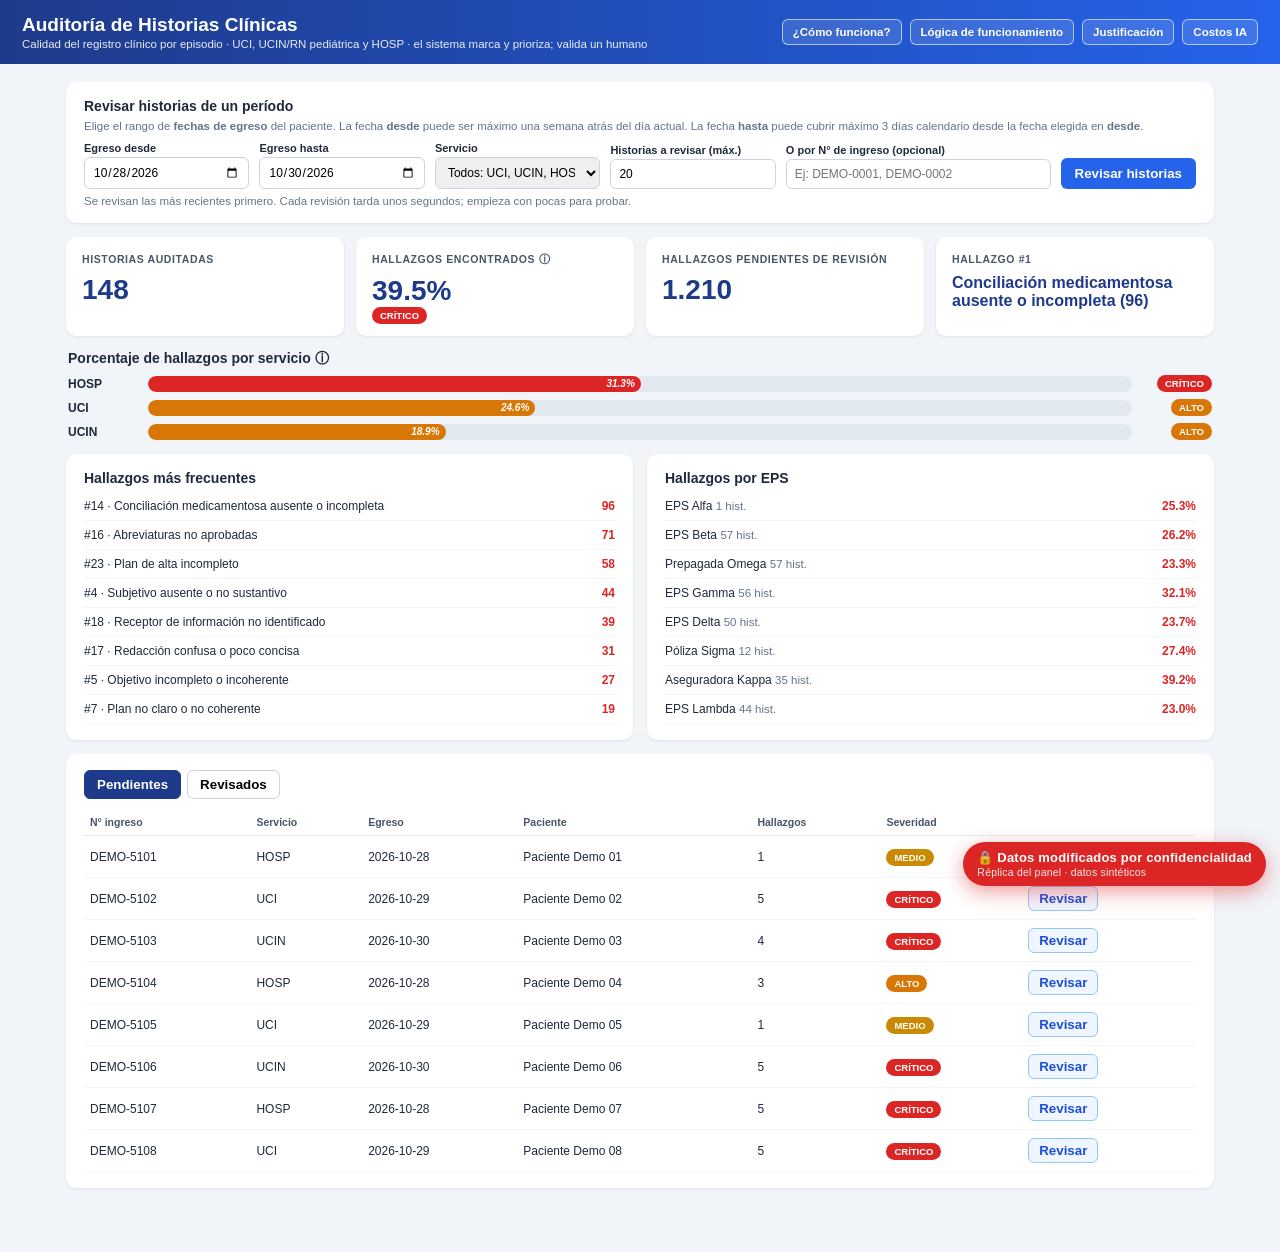
<file: paneles/auditoria.html>
<!DOCTYPE html><html lang="es"><head><meta charset="UTF-8"><meta name="viewport" content="width=device-width,initial-scale=1">
<title>Auditoría de Historias Clínicas · réplica con datos sintéticos</title><link rel="stylesheet" href="comun.css">
<style>
body{font-family:"Noto Sans","Segoe UI",Arial,sans-serif;background:#F1F4F9;color:#1E293B;font-size:13px}
.hd{background:linear-gradient(90deg,#1E3A8A,#2563EB);color:#fff;padding:14px 22px;display:flex;align-items:center;gap:12px;flex-wrap:wrap}
.hd h1{margin:0;font-size:19px}.hd p{margin:2px 0 0;font-size:11.5px;opacity:.9}.hd .r{margin-left:auto;display:flex;gap:8px;flex-wrap:wrap}
.hd .r button{background:rgba(255,255,255,.12);border:1px solid rgba(255,255,255,.6);color:#fff;border-radius:6px;padding:6px 10px;font-weight:700;font-size:11.5px;cursor:pointer}
.main{max-width:1180px;margin:0 auto;padding:18px 16px 50px}
.box{background:#fff;border-radius:10px;box-shadow:0 1px 3px rgba(0,0,0,.08);padding:16px 18px;margin-bottom:14px}
.box h3{margin:0 0 6px;font-size:14px}.mut{color:#64748B;font-size:11.5px}
.frm{display:grid;grid-template-columns:repeat(4,1fr) 1.6fr auto;gap:10px;align-items:end;margin-top:10px}
.frm label{font-size:11px;font-weight:700;display:block;margin-bottom:3px}.frm input,.frm select{width:100%;padding:7px 8px;border:1px solid #CBD5E1;border-radius:6px;font:inherit;font-size:12px}
.btn{background:#2563EB;color:#fff;border:0;border-radius:6px;padding:8px 14px;font-weight:700;cursor:pointer;white-space:nowrap}
.prog{height:6px;background:#E2E8F0;border-radius:4px;margin-top:10px;overflow:hidden;display:none}.prog i{display:block;height:100%;width:0;background:#2563EB;transition:width .3s}
.k4{display:grid;grid-template-columns:repeat(4,1fr);gap:12px;margin-bottom:14px}
.kc{background:#fff;border-radius:10px;padding:14px 16px;box-shadow:0 1px 3px rgba(0,0,0,.08)}.kc small{font-size:10.5px;font-weight:800;letter-spacing:.6px;color:#475569}
.kc b{display:block;font-size:28px;color:#1E3A8A;margin-top:8px}.kc .t{font-size:16px;color:#1E3A8A;font-weight:800;margin-top:8px}
.chip{font-size:9.5px;font-weight:800;border-radius:999px;padding:3px 8px;color:#fff;background:#DC2626}.chip.al{background:#D97706}.chip.me{background:#CA8A04}
.sv{display:grid;grid-template-columns:70px 1fr 70px;gap:10px;align-items:center;margin:7px 0;font-weight:700;font-size:12px}
.sv .tr{height:16px;background:#E2E8F0;border-radius:999px;overflow:hidden}.sv .tr i{display:block;height:100%;border-radius:999px;color:#fff;font-size:10px;text-align:right;padding-right:6px;line-height:16px;transition:width .9s}
.g2{display:grid;grid-template-columns:1fr 1fr;gap:14px}
.li{display:flex;justify-content:space-between;gap:10px;padding:7px 0;border-bottom:1px solid #F1F5F9;font-size:12px}.li b{color:#DC2626}
.tabs{display:flex;gap:6px;margin-bottom:10px}.tabs button{border:1px solid #CBD5E1;background:#fff;border-radius:6px;padding:6px 12px;font-weight:700;cursor:pointer}.tabs button.on{background:#1E3A8A;color:#fff;border-color:#1E3A8A}
table{width:100%;border-collapse:collapse;font-size:12px}th{text-align:left;font-size:10.5px;color:#475569;padding:7px 6px;border-bottom:1px solid #E2E8F0;white-space:nowrap}td{padding:8px 6px;border-bottom:1px solid #F1F5F9;white-space:nowrap}
.rv{background:#EFF6FF;color:#1D4ED8;border:1px solid #93C5FD;border-radius:6px;padding:4px 10px;font-weight:700;cursor:pointer}
.stp{border:1px solid #E2E8F0;border-radius:10px;padding:10px 12px;margin:6px 0;display:flex;gap:10px}.stp i{flex:none;width:24px;height:24px;border-radius:50%;background:#2563EB;color:#fff;font-style:normal;font-weight:800;display:grid;place-items:center;font-size:12px}
.stp b{color:#1E3A8A}.stp p{margin:3px 0 0;font-size:11.5px;color:#334155}.tg{display:inline-block;font-size:9.5px;font-weight:800;background:#FEF3C7;color:#92400E;border-radius:4px;padding:1px 6px;margin-bottom:3px}
.arr{text-align:center;color:#94A3B8;font-size:11px}
.fd{border-left:4px solid #DC2626;background:#FEF2F2;border-radius:6px;padding:8px 10px;margin:8px 0}.fd.ok{border-color:#16A34A;background:#F0FDF4}
.fd small{display:block;color:#475569;margin-top:2px}
.hidden{display:none!important}
@media (max-width:860px){.frm{grid-template-columns:1fr 1fr}.k4{grid-template-columns:1fr 1fr}.g2{grid-template-columns:1fr}.hd .r{margin-left:0}}
</style></head><body>
<div class="hd"><div><h1>Auditoría de Historias Clínicas</h1><p>Calidad del registro clínico por episodio · UCI, UCIN/RN pediátrica y HOSP · el sistema marca y prioriza; valida un humano</p></div>
<div class="r"><button data-m="como">¿Cómo funciona?</button><button data-m="log" id="bLog">Lógica de funcionamiento</button><button data-m="jus">Justificación</button><button data-m="cos">Costos IA</button></div></div>
<div class="main">
 <div class="box"><h3>Revisar historias de un período</h3><div class="mut">Elige el rango de <b>fechas de egreso</b> del paciente. La fecha <b>desde</b> puede ser máximo una semana atrás del día actual. La fecha <b>hasta</b> puede cubrir máximo 3 días calendario desde la fecha elegida en <b>desde</b>.</div>
  <div class="frm"><div><label>Egreso desde</label><input type="date" value="2026-10-28"></div><div><label>Egreso hasta</label><input type="date" value="2026-10-30"></div><div><label>Servicio</label><select><option>Todos: UCI, UCIN, HOSP</option><option>HOSP</option><option>UCI</option></select></div><div><label>Historias a revisar (máx.)</label><input type="number" id="nmax" value="20"></div><div><label>O por N° de ingreso (opcional)</label><input placeholder="Ej: DEMO-0001, DEMO-0002"></div><button class="btn" id="rev">Revisar historias</button></div>
  <div class="mut" style="margin-top:6px">Se revisan las más recientes primero. Cada revisión tarda unos segundos; empieza con pocas para probar.</div><div class="prog" id="prog"><i></i></div><div class="mut" id="pmsg"></div></div>
 <div class="k4"><div class="kc"><small>HISTORIAS AUDITADAS</small><b id="kH">0</b></div><div class="kc"><small>HALLAZGOS ENCONTRADOS ⓘ</small><b id="kP">0%</b><span class="chip" id="kC">CRÍTICO</span></div><div class="kc"><small>HALLAZGOS PENDIENTES DE REVISIÓN</small><b id="kR">0</b></div><div class="kc"><small>HALLAZGO #1</small><div class="t" id="k1"></div></div></div>
 <div class="box" style="background:none;box-shadow:none;padding:0 2px"><h3>Porcentaje de hallazgos por servicio ⓘ</h3><div id="svs"></div></div>
 <div class="g2"><div class="box"><h3>Hallazgos más frecuentes</h3><div id="hf"></div></div><div class="box"><h3>Hallazgos por EPS</h3><div id="he"></div></div></div>
 <div class="box"><div class="tabs"><button class="on" data-t="p">Pendientes</button><button data-t="r">Revisados</button></div><div class="tw"><table><thead><tr><th>N° ingreso</th><th>Servicio</th><th>Egreso</th><th>Paciente</th><th>Hallazgos</th><th>Severidad</th><th></th></tr></thead><tbody id="tb"></tbody></table></div></div>
</div>
<div class="modal-bg" id="mb"><div class="modal"><button class="x" id="mx">×</button><div id="mc"></div></div></div>
<script src="comun.js"></script>
<script>
const R=rng(55);const ri=(a,b)=>a+Math.floor(R()*(b-a+1));
const HF=[['#14','Conciliación medicamentosa ausente o incompleta'],['#16','Abreviaturas no aprobadas'],['#23','Plan de alta incompleto'],['#4','Subjetivo ausente o no sustantivo'],['#18','Receptor de información no identificado'],['#17','Redacción confusa o poco concisa'],['#5','Objetivo incompleto o incoherente'],['#7','Plan no claro o no coherente']];
let st={h:148,find:[96,71,58,44,39,31,27,19],pend:1210};
let ROWS=Array.from({length:8},(_,i)=>({id:'DEMO-'+(5101+i),sv:['HOSP','UCI','UCIN'][i%3],eg:'2026-10-'+(28+i%3),pa:'Paciente Demo '+String(i+1).padStart(2,'0'),n:ri(1,5),done:false}));
function paint(){const pct=(100*st.find.slice(0,4).reduce((a,b)=>a+b,0)/(st.h*4.6));
 $('#kH').textContent=st.h;$('#kP').textContent=pct.toFixed(1)+'%';$('#kR').textContent=st.pend.toLocaleString('es-CO');$('#k1').textContent=`${HF[0][1]} (${st.find[0]})`;
 const sv=[['HOSP',31.2+st.h%7/10,'#DC2626','CRÍTICO',''],['UCI',24.6,'#D97706','ALTO','al'],['UCIN',18.9,'#D97706','ALTO','al']];
 $('#svs').innerHTML=sv.map(s=>`<div class="sv"><span>${s[0]}</span><div class="tr"><i style="width:${s[1]*1.6}%;background:${s[2]}">${s[1].toFixed(1)}%</i></div><span class="chip ${s[4]}" style="justify-self:end">${s[3]}</span></div>`).join('');
 $('#hf').innerHTML=HF.map((h,i)=>`<div class="li"><span>${h[0]} · ${h[1]}</span><b>${st.find[i]}</b></div>`).join('');
 const EP=['EPS Alfa','EPS Beta','Prepagada Omega','EPS Gamma','EPS Delta','Póliza Sigma','Aseguradora Kappa','EPS Lambda'];
 const R2=rng(st.h);$('#he').innerHTML=EP.map(e=>{const h=1+Math.floor(R2()*60);return `<div class="li"><span>${e} <small class="mut">${h} hist.</small></span><b>${(18+R2()*22).toFixed(1)}%</b></div>`}).join('');
 table();}
let tab='p';
function table(){$('#tb').innerHTML=ROWS.filter(r=>tab==='p'?!r.done:r.done).map(r=>`<tr><td>${r.id}</td><td>${r.sv}</td><td>${r.eg}</td><td>${r.pa}</td><td>${r.n}</td><td><span class="chip ${r.n>3?'':r.n>1?'al':'me'}">${r.n>3?'CRÍTICO':r.n>1?'ALTO':'MEDIO'}</span></td><td>${r.done?'<span class="chip" style="background:#16A34A">VALIDADO</span>':`<button class="rv" data-id="${r.id}">Revisar</button>`}</td></tr>`).join('')||'<tr><td colspan="7" class="mut">Sin historias en esta lista</td></tr>';
 $$('.rv').forEach(b=>b.onclick=()=>revisar(b.dataset.id));}
$$('.tabs button').forEach(b=>b.onclick=()=>{tab=b.dataset.t;$$('.tabs button').forEach(x=>x.classList.toggle('on',x===b));table();});
$('#rev').onclick=async()=>{const n=Math.min(50,+$('#nmax').value||10);$('#prog').style.display='block';for(let i=1;i<=n;i++){$('#prog i').style.width=(100*i/n)+'%';$('#pmsg').textContent=`Revisando historia ${i} de ${n}…`;await sleep(60);}
 st.h+=n;st.find=st.find.map((v,i)=>v+ri(0,Math.max(1,6-i)));st.pend+=ri(n,n*2);for(let i=0;i<3;i++)ROWS.unshift({id:'DEMO-'+(5200+st.h+i),sv:['HOSP','UCI','UCIN'][i],eg:'2026-10-30',pa:'Paciente Demo '+(st.h+i),n:ri(1,5),done:false});
 $('#pmsg').textContent=`Listo: ${n} historias revisadas. Los hallazgos quedan pendientes de validación humana.`;paint();};
function modal(h){$('#mc').innerHTML=h;$('#mb').classList.add('on');}
$('#mx').onclick=()=>$('#mb').classList.remove('on');$('#mb').onclick=e=>{if(e.target.id==='mb')$('#mb').classList.remove('on');};
function revisar(id){const r=ROWS.find(x=>x.id===id);const F=HF.slice(0,r.n);
 modal(`<h3 style="margin:0 0 4px">Resultado de la revisión · ${r.id}</h3><div class="mut">${r.pa} · ${r.sv} · egreso ${r.eg} (datos ficticios)</div>`+F.map((f,i)=>`<div class="fd"><b>${f[0]} · ${f[1]}</b><small>${['No hay registro de conciliación de medicamentos al ingreso.','Se usan abreviaturas no aprobadas en la evolución.','El plan de alta no indica controles ni signos de alarma.','La nota no describe lo que refiere el paciente.','No se identifica a quién se le dio la información.'][i]} <i>(ejemplo)</i></small></div>`).join('')+`<div class="fd ok"><b>Lo que está bien</b><small>Diagnóstico y examen físico coherentes.</small></div><div style="display:flex;gap:8px;justify-content:flex-end;margin-top:10px"><button class="rv" id="desc">Descartar un hallazgo</button><button class="btn" id="val">Validar como auditor</button></div>`);
 $('#desc').onclick=()=>{const f=$$('#mc .fd:not(.ok)');if(f.length){f[f.length-1].style.opacity=.35;f[f.length-1].insertAdjacentHTML('beforeend','<small><b>Descartado por el auditor</b></small>');}};
 $('#val').onclick=()=>{r.done=true;st.pend=Math.max(0,st.pend-1);$('#mb').classList.remove('on');paint();};}
const M={como:'<h3>¿Cómo funciona?</h3><p>El sistema revisa las historias de egreso del período, marca posibles hallazgos de calidad del registro y los prioriza. <b>Nada se da por cierto sin la validación de un auditor.</b></p>',
 jus:'<h3>Justificación</h3><p>Revisar a mano todas las historias no es posible; con esto el auditor dedica su tiempo a los casos con más riesgo.</p>',
 cos:'<h3>Costos IA</h3><p>Cada revisión tiene un costo pequeño de procesamiento. Aquí no se muestran cifras reales.</p>',
 log:'<h3 style="margin:0">Lógica de funcionamiento</h3><div class="mut" style="margin-bottom:8px">Versión digerible de lo que hace el motor antes de mostrar un hallazgo.</div>'+[['Extracción del episodio','Se arma el paquete clínico del ingreso: notas, diagnósticos, órdenes, medicamentos e instrucciones de egreso.'],['Normalización y fuentes','Se limpian duplicados y se separan las fuentes válidas de las que no aplican para cada criterio.'],['Prefiltros por código','Si un dato estructurado ya resuelve el criterio (por ejemplo, un campo vacío), no se llama a la IA.'],['Constructor de contexto por criterio','Cada criterio recibe solo el fragmento que necesita, no la historia completa.','Si requiere lectura clínica'],['Desidentificación antes de IA','Antes de llamar al modelo se quitan nombres, documentos y números sensibles.'],['Control de tamaño','Se recorta el texto para que la lectura sea precisa y rápida.','Control de tamaño'],['Juez IA por criterio','La IA dice si cumple o no y explica por qué, citando la parte del texto.'],['Validación humana','El auditor confirma o descarta. Lo que descarta sirve para calibrar el criterio.']].map((s,i)=>`<div class="stp"><i>${i+1}</i><div>${s[2]?`<span class="tg">${s[2]}</span><br>`:''}<b>${s[0]}</b><p>${s[1]}</p></div></div>${i<7?'<div class="arr">↓</div>':''}`).join('')};
$$('.hd .r button').forEach(b=>b.onclick=()=>modal(M[b.dataset.m]));
paint();
window.runAuto=async()=>{await sleep(1200);await tap('#bLog');await sleep(1800);const md=$('#mb');md.scrollTo({top:500,behavior:'smooth'});await sleep(1400);await tap('#mx');await sleep(500);
 await tap('#rev');await sleep(3200);await scrollToEl('#tb',300);await sleep(500);await tap($('.rv'));await sleep(2000);await tap('#desc');await sleep(1000);await tap('#val');await sleep(1200);await tap('.tabs [data-t="r"]');await sleep(1400);await scrollToY(0);};
if(AUTO&&QS.get('hold')!=='1')runAuto();
</script></body></html>
</file>
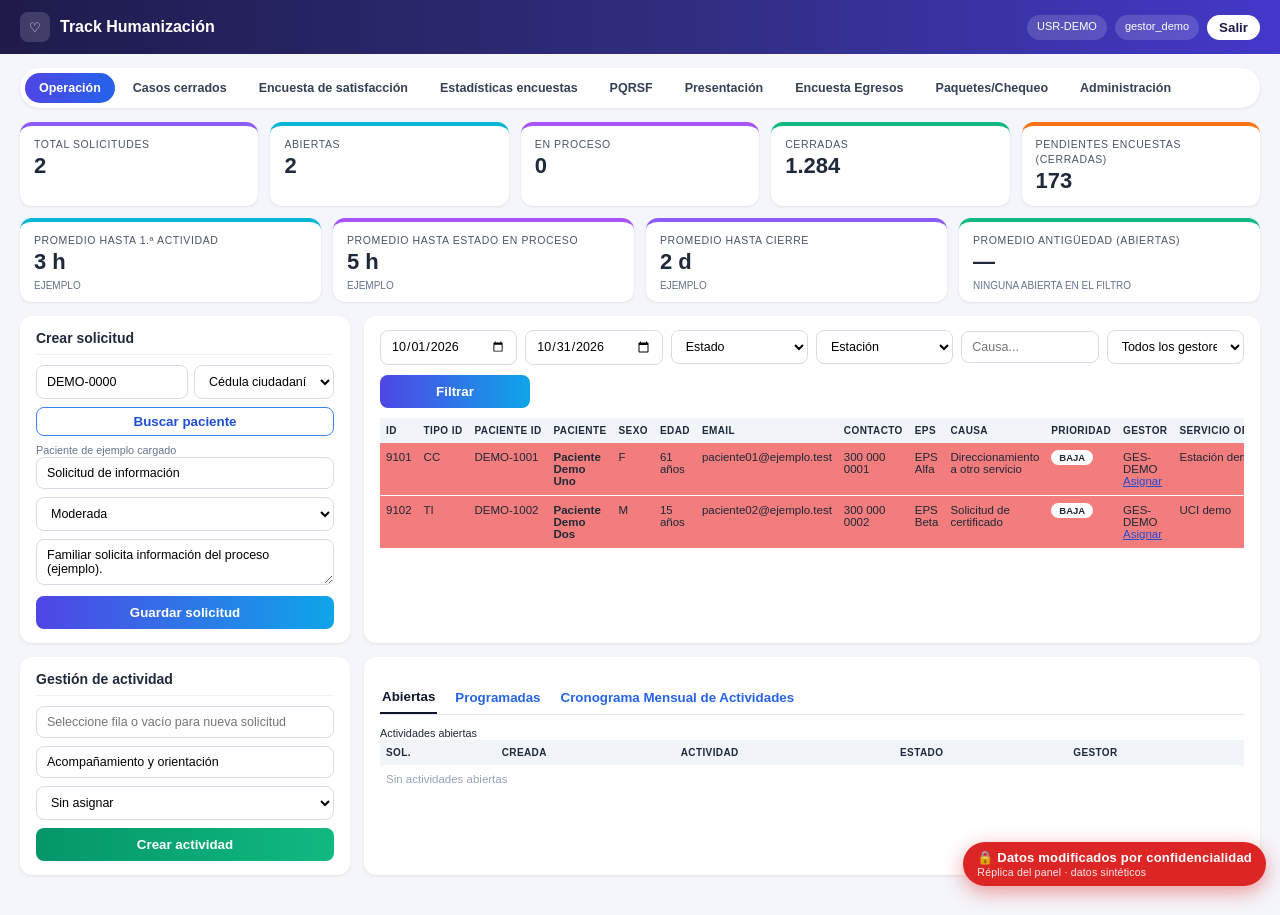
<file: paneles/humanizacion.html>
<!DOCTYPE html><html lang="es"><head><meta charset="UTF-8"><meta name="viewport" content="width=device-width,initial-scale=1">
<title>Track Humanización · réplica con datos sintéticos</title><link rel="stylesheet" href="comun.css">
<style>
body{font-family:"Inter","Segoe UI",Arial,sans-serif;background:#F4F6FB;color:#1E293B;font-size:13px}
.hd{background:linear-gradient(90deg,#1E1B4B,#312E81 55%,#4338CA);color:#fff;display:flex;align-items:center;gap:10px;padding:12px 20px;flex-wrap:wrap}
.hd .lg{width:30px;height:30px;border-radius:8px;background:rgba(255,255,255,.15);display:grid;place-items:center}.hd h1{font-size:16px;margin:0}
.hd .r{margin-left:auto;display:flex;gap:8px}.hd .r span{background:rgba(255,255,255,.15);border-radius:999px;padding:5px 10px;font-size:11px}.hd .r button{background:#fff;color:#1E1B4B;border:0;border-radius:999px;padding:5px 12px;font-weight:700}
.tabs{display:flex;gap:4px;margin:14px 20px;background:#fff;border-radius:999px;padding:5px;box-shadow:0 1px 3px rgba(0,0,0,.08);overflow-x:auto;white-space:nowrap}
.tabs button{border:0;background:none;border-radius:999px;padding:8px 14px;font-weight:600;color:#334155;cursor:pointer;font-size:12.5px}
.tabs button.on{background:linear-gradient(90deg,#4F46E5,#2563EB);color:#fff}
.wrap{padding:0 20px 40px}
.k5{display:grid;grid-template-columns:repeat(5,1fr);gap:12px}.k4{display:grid;grid-template-columns:repeat(4,1fr);gap:12px;margin-top:12px}
.kc{background:#fff;border-radius:12px;padding:10px 14px;box-shadow:0 1px 3px rgba(0,0,0,.08);border-top:4px solid #6366F1}
.kc small{font-size:10.5px;letter-spacing:.6px;color:#475569;text-transform:uppercase}.kc b{display:block;font-size:22px;margin:2px 0}.kc em{font-style:normal;font-size:10px;color:#64748B;text-transform:uppercase}
.c1{border-top-color:#8B5CF6}.c2{border-top-color:#06B6D4}.c3{border-top-color:#A855F7}.c4{border-top-color:#10B981}.c5{border-top-color:#F97316}
.g2{display:grid;grid-template-columns:330px 1fr;gap:14px;margin-top:14px}
.box{background:#fff;border-radius:12px;box-shadow:0 1px 3px rgba(0,0,0,.08);padding:14px 16px}
.g2>*,.box,.k5>*,.k4>*{min-width:0}
.box h3{font-size:14px;margin:0 0 10px;padding-bottom:8px;border-bottom:1px solid #EEF2F7}
input,select,textarea{width:100%;padding:8px 10px;border:1px solid #D7DCE6;border-radius:8px;font:inherit;font-size:12.5px;margin-bottom:8px;background:#fff}
.bt{width:100%;border:0;border-radius:8px;padding:9px;font-weight:700;color:#fff;background:linear-gradient(90deg,#4F46E5,#0EA5E9);cursor:pointer}
.bo{width:100%;border:1.5px solid #3B82F6;border-radius:8px;padding:6px;color:#1D4ED8;background:#fff;font-weight:700;margin-bottom:6px}
.fl{display:grid;grid-template-columns:repeat(6,1fr);gap:8px;align-items:center}.fl input,.fl select{margin:0}
table{width:100%;border-collapse:collapse;font-size:11.5px}th{background:#F1F5F9;text-align:left;padding:7px 6px;font-size:10px;letter-spacing:.4px;text-transform:uppercase;white-space:nowrap}
td{padding:8px 6px;border-bottom:1px solid #fff;vertical-align:top}tr.pk td{background:#F37C7C;color:#1F2937}tr.sel td{outline:2px solid #4F46E5}
.pr{background:#fff;border-radius:999px;padding:2px 8px;font-size:9.5px;font-weight:800}
.sub{display:flex;gap:16px;border-bottom:1px solid #E2E8F0;margin:10px 0}.sub button{border:0;background:none;padding:8px 2px;color:#2563EB;font-weight:600;cursor:pointer}.sub button.on{color:#0F172A;border-bottom:2px solid #0F172A}
.sres{display:grid;grid-template-columns:1.6fr 1fr;gap:14px}.sres>*{min-width:0}@media (max-width:900px){.sres{grid-template-columns:1fr}.sem{font-size:11px}}
.sub{overflow-x:auto;white-space:nowrap}
.q{border-bottom:1px solid #F1F5F9;padding:10px 0;display:grid;grid-template-columns:110px 1fr;gap:12px;align-items:center}.q b{display:block;font-size:12px;grid-column:1/-1}
.lg2 div{font-size:11px;display:flex;gap:6px;align-items:center}.lg2 i{width:9px;height:9px;border-radius:50%;display:inline-block}
.sem{font-size:11px}.sem td{padding:4px 6px;border-bottom:1px solid #F1F5F9}.sem .v{background:#16A34A;color:#fff;border-radius:4px;padding:1px 6px;font-weight:700}.sem .a{background:#F59E0B}.sem .r{background:#DC2626}
.cm{display:flex;gap:10px;align-items:center;padding:9px 10px;border-radius:10px;background:#F8FAFC;margin-bottom:7px}
.cm q{flex:1}.cm .lb{display:flex;gap:5px;opacity:0;transform:scale(.6);transition:.35s}.cm.cl .lb{opacity:1;transform:none}
.cm .lb span{font-size:10.5px;font-weight:800;border-radius:999px;padding:3px 8px;white-space:nowrap}
.sp{background:#DCFCE7;color:#166534}.sn{background:#FEE2E2;color:#991B1B}.su{background:#FEF3C7;color:#92400E}.st{background:#E0E7FF;color:#3730A3}
.chips button{border:1px solid #D7DCE6;background:#fff;border-radius:999px;padding:5px 11px;font-weight:700;font-size:11.5px;margin:0 4px 6px 0;cursor:pointer}.chips button.on{background:#4F46E5;color:#fff;border-color:#4F46E5}
.hero{background:#173D2E;color:#fff;border-radius:14px;padding:26px 28px;display:grid;grid-template-columns:1.4fr 1fr;gap:20px;align-items:center}
.hero h2{font-family:Georgia,serif;font-size:34px;margin:0 0 6px;line-height:1.1}.hero small{color:#F6C35B;font-weight:700}
.ill{height:150px;border-radius:12px;background:radial-gradient(circle at 30% 40%,#F6C35B 0 22%,transparent 23%),radial-gradient(circle at 65% 60%,#E76F51 0 26%,transparent 27%),linear-gradient(135deg,#F4E3C1,#E9C893)}
.band{height:70px;border-radius:12px;margin:14px 0;background:linear-gradient(90deg,#F4E3C1,#E9C893 40%,#264653)}
.ser{font-family:Georgia,serif;font-size:22px;margin:6px 0}
.bars .r{display:flex;align-items:center;gap:8px;margin:5px 0;font-size:11.5px}.bars .r b{width:150px;font-weight:600;text-align:right}.bars .r i{display:block;height:12px;border-radius:3px;transition:width .8s}
.hidden{display:none!important}
.ph{text-align:center;color:#64748B;padding:40px 10px}
@media (max-width:900px){.k5{grid-template-columns:1fr 1fr}.k4{grid-template-columns:1fr 1fr}.g2{grid-template-columns:1fr!important}.fl{grid-template-columns:1fr 1fr}.hero{grid-template-columns:1fr}.hero h2{font-size:26px}.q{grid-template-columns:90px 1fr}.wrap{padding:0 12px 40px}.tabs{margin:12px}}
</style></head><body>
<div class="hd"><div class="lg">♡</div><h1>Track Humanización</h1><div class="r"><span>USR-DEMO</span><span>gestor_demo</span><button>Salir</button></div></div>
<div class="tabs" id="tabs"><button class="on" data-t="op">Operación</button><button data-t="cc">Casos cerrados</button><button data-t="es">Encuesta de satisfacción</button><button data-t="ee">Estadísticas encuestas</button><button data-t="pq">PQRSF</button><button data-t="pr">Presentación</button><button data-t="eg">Encuesta Egresos</button><button data-t="pa">Paquetes/Chequeo</button><button data-t="ad">Administración</button></div>
<div class="wrap">
<div id="vop">
 <div class="k5"><div class="kc c1"><small>Total solicitudes</small><b id="kT">0</b></div><div class="kc c2"><small>Abiertas</small><b id="kA">0</b></div><div class="kc c3"><small>En proceso</small><b id="kP">0</b></div><div class="kc c4"><small>Cerradas</small><b>1.284</b></div><div class="kc c5"><small>Pendientes encuestas (cerradas)</small><b>173</b></div></div>
 <div class="k4"><div class="kc c2"><small>Promedio hasta 1.ª actividad</small><b>3 h</b><em>ejemplo</em></div><div class="kc c3"><small>Promedio hasta estado en proceso</small><b>5 h</b><em>ejemplo</em></div><div class="kc c1"><small>Promedio hasta cierre</small><b>2 d</b><em>ejemplo</em></div><div class="kc c4"><small>Promedio antigüedad (abiertas)</small><b>—</b><em>ninguna abierta en el filtro</em></div></div>
 <div class="g2"><div class="box"><h3>Crear solicitud</h3><div style="display:flex;gap:6px"><input placeholder="Paciente ID" value="DEMO-0000"><select style="width:140px"><option>Cédula ciudadanía</option></select></div><button class="bo">Buscar paciente</button>
  <small style="color:#64748B">Paciente de ejemplo cargado</small><input id="causa" placeholder="Causa de la solicitud" value="Solicitud de información"><select id="prio"><option>Baja</option><option selected>Moderada</option><option>Alta</option></select><textarea id="obs" placeholder="Observación">Familiar solicita información del proceso (ejemplo).</textarea><button class="bt" id="guardar">Guardar solicitud</button></div>
  <div class="box"><div class="fl"><input type="date" value="2026-10-01"><input type="date" value="2026-10-31"><select><option>Estado</option></select><select><option>Estación</option></select><input placeholder="Causa..."><select><option>Todos los gestores</option></select></div><button class="bt" style="width:150px;margin:10px 0">Filtrar</button>
   <div class="tw"><table><thead><tr><th>ID</th><th>Tipo ID</th><th>Paciente ID</th><th>Paciente</th><th>Sexo</th><th>Edad</th><th>Email</th><th>Contacto</th><th>EPS</th><th>Causa</th><th>Prioridad</th><th>Gestor</th><th>Servicio origen</th></tr></thead><tbody id="sol"></tbody></table></div></div></div>
 <div class="g2"><div class="box"><h3>Gestión de actividad</h3><input id="solsel" placeholder="Seleccione fila o vacío para nueva solicitud"><input placeholder="Actividad" value="Acompañamiento y orientación"><select><option>Sin asignar</option><option>Gestor Demo 1</option></select><button class="bt" style="background:linear-gradient(90deg,#059669,#10B981)" id="act">Crear actividad</button></div>
  <div class="box"><div class="sub"><button class="on">Abiertas</button><button>Programadas</button><button>Cronograma Mensual de Actividades</button></div><small>Actividades abiertas</small><div class="tw"><table><thead><tr><th>Sol.</th><th>Creada</th><th>Actividad</th><th>Estado</th><th>Gestor</th></tr></thead><tbody id="acts"></tbody></table></div></div></div>
</div>
<div id="vee" class="hidden">
 <div class="box"><div class="fl"><div><small>Desde</small><input type="date" value="2026-01-01"></div><div><small>Hasta</small><input type="date" value="2026-10-31"></div><div><small>Aseguradora</small><select id="aseg"><option>Todas</option><option>EPS Alfa</option><option>EPS Beta</option><option>Prepagada Omega</option></select></div><div><small>Demográfico</small><select><option>Pacientes egresados</option></select></div><div><small>Año</small><select><option>2026</option></select></div></div>
 <div class="sub"><button class="on">Encuestas</button><button>Desempeño</button></div>
 <div class="k4" style="grid-template-columns:repeat(2,minmax(0,240px))"><div class="kc c1"><small>Total respondidas</small><b id="eT">0</b></div><div class="kc" style="border-top-color:#DC2626"><small>% Satisfacción global</small><b id="eS" style="color:#DC2626">0%</b><em>meta de ejemplo: 90%</em></div></div>
 <div class="sub" id="esub"><button class="on" data-s="res">Resumen</button><button data-s="sg">Satisfacción global</button><button data-s="dim">Dimensiones</button><button data-s="nps">NPS</button><button data-s="com">Comentarios</button></div>
 <div id="sres" class="sres"><div id="qs"></div><div><h3 style="font-size:13px">Por estación / servicio</h3><table class="sem" id="sem"></table></div></div>
 <div id="scom" class="hidden"><div style="display:flex;gap:10px;flex-wrap:wrap;align-items:center;margin-bottom:10px"><button class="bt" style="width:auto;padding:9px 16px" id="clas">✨ Clasificar con IA</button><div class="chips" id="cf"><button class="on" data-s="all">Todos</button><button data-s="p">😊 Positivo</button><button data-s="u">😐 Neutro</button><button data-s="n">😟 Negativo</button></div></div><div id="coms"></div><small style="color:#64748B">Comentarios inventados para la demostración. La IA real los clasifica por sentimiento y tema; aquí no se muestran porcentajes reales.</small></div>
 <div id="sotro" class="hidden ph">Vista resumida en la réplica.</div></div>
</div>
<div id="vpr" class="hidden">
 <div class="hero"><div><h2>Así vivió el paciente este tiempo</h2><small>Toda la clínica</small><p style="opacity:.85">Datos sintéticos para mostrar cómo se cuenta la historia: qué nos contaron, cómo nos calificaron y qué hicimos.</p></div><div class="ill"></div></div>
 <div class="band"></div><div class="ser">Lo que nos contaron</div>
 <div class="k5" id="pk"></div>
 <div class="g2" style="grid-template-columns:1fr 1fr"><div class="box"><h3>A tiempo o tarde</h3><svg id="pd" viewBox="0 0 100 100" style="width:180px;display:block;margin:auto"></svg></div><div class="box"><h3>De qué tipo eran</h3><div class="bars" id="pb"></div></div></div>
 <div class="band" style="background:linear-gradient(90deg,#E9C893,#E76F51 50%,#264653)"></div><div class="ser">Cómo nos calificaron</div><div class="k4" id="pk2"></div>
</div>
<div id="vph" class="hidden box ph">Esta pestaña existe en el panel real; en la réplica se muestran Operación, Estadísticas encuestas y Presentación.</div>
</div>
<script src="comun.js"></script>
<script>
const R=rng(33);const ri=(a,b)=>a+Math.floor(R()*(b-a+1));
let SOL=[{id:9101,t:'CC',pid:'DEMO-1001',n:'Paciente Demo Uno',s:'F',e:'61 años',m:'paciente01@ejemplo.test',c:'300 000 0001',eps:'EPS Alfa',ca:'Direccionamiento a otro servicio',p:'BAJA',g:'GES-DEMO',so:'Estación demo'},{id:9102,t:'TI',pid:'DEMO-1002',n:'Paciente Demo Dos',s:'M',e:'15 años',m:'paciente02@ejemplo.test',c:'300 000 0002',eps:'EPS Beta',ca:'Solicitud de certificado',p:'BAJA',g:'GES-DEMO',so:'UCI demo'}];
let ACT=[];
function op(){$('#kT').textContent=SOL.length;$('#kA').textContent=SOL.filter(s=>!s.pr).length;$('#kP').textContent=SOL.filter(s=>s.pr).length;
 $('#sol').innerHTML=SOL.map(s=>`<tr class="pk" data-id="${s.id}"><td>${s.id}</td><td>${s.t}</td><td>${s.pid}</td><td><b>${s.n}</b></td><td>${s.s}</td><td>${s.e}</td><td>${s.m}</td><td>${s.c}</td><td>${s.eps}</td><td>${s.ca}</td><td><span class="pr">${s.p}</span></td><td>${s.g}<br><u style="color:#1D4ED8">Asignar</u></td><td>${s.so}</td></tr>`).join('');
 $$('#sol tr').forEach(tr=>tr.onclick=()=>{$$('#sol tr').forEach(x=>x.classList.remove('sel'));tr.classList.add('sel');$('#solsel').value=tr.dataset.id;});
 $('#acts').innerHTML=ACT.length?ACT.map(a=>`<tr><td>${a.s}</td><td>hoy</td><td>${a.a}</td><td><span class="pr" style="background:#DBEAFE">abierto</span></td><td>Gestor Demo 1</td></tr>`).join(''):'<tr><td colspan="5" style="color:#94A3B8">Sin actividades abiertas</td></tr>';}
$('#guardar').onclick=()=>{const id=9100+SOL.length+1;SOL.unshift({id,t:'CC',pid:'DEMO-'+(1000+SOL.length+1),n:'Paciente Demo '+['Tres','Cuatro','Cinco','Seis'][SOL.length%4],s:'F',e:ri(20,80)+' años',m:`paciente0${SOL.length+1}@ejemplo.test`,c:'300 000 000'+(SOL.length+1),eps:'EPS Gamma',ca:$('#causa').value,p:$('#prio').value.toUpperCase(),g:'—',so:'Estación demo'});op();};
$('#act').onclick=()=>{const s=$('#solsel').value||'nueva';ACT.unshift({s,a:'Acompañamiento y orientación'});const x=SOL.find(z=>String(z.id)===s);if(x)x.pr=1;op();};
/* estadísticas */
const PQ=[['¿Por fuera usted, ¿quién realiza esta encuesta?',[['Acompañante',ri(50,70),'#F97316'],['Paciente',0,'#3B82F6']]],['¿Cómo calificaría su experiencia global respecto a los servicios recibidos?',[['Buena',ri(45,60),'#3B82F6'],['Muy buena',ri(20,30),'#F97316'],['Regular',0,'#94A3B8']]],['¿Recomendaría esta institución a sus familiares y amigos?',[['Definitivamente sí',ri(55,70),'#3B82F6'],['Probablemente sí',ri(15,25),'#F97316'],['No',0,'#DC2626']]],['¿Le explicaron sus derechos y deberes?',[['Sí',ri(70,85),'#3B82F6'],['No',0,'#F97316']]]];
PQ.forEach(q=>{const s=q[1].reduce((a,x)=>a+x[1],0);q[1][q[1].length-1][1]=Math.max(3,100-s);});
function ee(){const asg=$('#aseg').selectedIndex;$('#eT').textContent=[412,138,97,54][asg];$('#eS').textContent=[86.4,88.1,84.9,91.2][asg]+' %';
 $('#qs').innerHTML=PQ.map((q,i)=>`<div class="q"><b>${q[0]}</b><svg viewBox="0 0 100 100" id="pq${i}" style="width:100px"></svg><div class="lg2">${q[1].map(x=>`<div><i style="background:${x[2]}"></i>${x[0]} (${x[1]}%)</div>`).join('')}</div></div>`).join('');
 PQ.forEach((q,i)=>pie($('#pq'+i),q[1].map(x=>({v:x[1],c:x[2]}))));
 const st=['Laboratorio','Urgencias','Hospitalización','Consulta externa','Fisioterapia','Imágenes diagnósticas','Cirugía'];
 $('#sem').innerHTML='<tr><th>Estación / servicio</th><th>Respuestas</th><th>% cumpl.</th></tr>'+st.map(s=>{const p=ri(78,99);return `<tr><td>${s}</td><td>${ri(10,80)}</td><td><span class="v ${p<85?'r':p<92?'a':''}">${p}%</span></td></tr>`}).join('');}
$('#aseg').onchange=ee;
$$('#esub button').forEach(b=>b.onclick=()=>{$$('#esub button').forEach(x=>x.classList.toggle('on',x===b));const s=b.dataset.s;$('#sres').style.display=s==='res'?'grid':'none';$('#scom').classList.toggle('hidden',s!=='com');$('#sotro').classList.toggle('hidden',s==='res'||s==='com');});
const CM=[['La enfermera de la noche fue muy atenta con mi mamá.','p','Trato'],['Esperamos mucho en admisiones y nadie nos explicó.','n','Espera'],['El médico explicó todo con paciencia.','p','Información'],['La habitación estaba limpia, pero hacía mucho frío.','u','Instalaciones'],['Me pidieron los mismos papeles varias veces.','n','Trámites'],['Excelente atención del personal de cirugía.','p','Trato'],['La comida llegaba fría.','n','Alimentación'],['La salida fue rápida y con instrucciones claras.','p','Información']];
const SL={p:['😊 Positivo','sp'],n:['😟 Negativo','sn'],u:['😐 Neutro','su']};let cf='all',done=false;
function coms(){$('#coms').innerHTML=CM.filter(c=>!done||cf==='all'||c[1]===cf).map(c=>`<div class="cm${done?' cl':''}"><q>${c[0]}</q><div class="lb"><span class="${SL[c[1]][1]}">${SL[c[1]][0]}</span><span class="st">${c[2]}</span></div></div>`).join('');$$('#cf button').forEach(b=>b.classList.toggle('on',b.dataset.s===cf));}
$('#clas').onclick=async()=>{done=false;cf='all';coms();const els=$$('#coms .cm');for(const e of els){e.classList.add('cl');await sleep(220);}done=true;coms();};
$$('#cf button').forEach(b=>b.onclick=()=>{done=true;cf=b.dataset.s;coms();});
/* presentación */
function pr(){$('#pk').innerHTML=[['Manifestaciones',ri(60,120),'#E0F2F1'],['A tiempo',ri(88,97)+'%','#FFF7E6'],['Cerradas',ri(40,70),'#E0F2F1'],['No cerradas',ri(1,6),'#FDECEC'],['Felicitaciones',ri(15,35),'#E0F2F1']].map(k=>`<div class="kc" style="background:${k[2]};border-top:0"><small>${k[0]}</small><b>${k[1]}</b></div>`).join('');
 pie($('#pd'),[{v:ri(85,95),c:'#1F6F50'},{v:ri(5,12),c:'#E76F51'}],true);
 const T=['Trato','Oportunidad','Información','Trámites','Instalaciones','Alimentación','Seguridad'];const cs=['#2563EB','#0EA5E9','#22C55E','#EF4444','#F97316','#A855F7','#14B8A6'];
 $('#pb').innerHTML=T.map((t,i)=>`<div class="r"><b>${t}</b><i style="width:${ri(10,60)}%;background:${cs[i]}"></i></div>`).join('');
 $('#pk2').innerHTML=[['Encuestas',ri(300,450)],['NPS',ri(55,75)],['Satisfacción',ri(84,92)+'%'],['Recomendación',ri(80,90)+'%']].map(k=>`<div class="kc" style="border-top:0;background:#F0F9FF"><small>${k[0]}</small><b>${k[1]}</b></div>`).join('');}
$$('#tabs button').forEach(b=>b.onclick=()=>{$$('#tabs button').forEach(x=>x.classList.toggle('on',x===b));const t=b.dataset.t;['op','ee','pr'].forEach(v=>$('#v'+v).classList.toggle('hidden',v!==t));$('#vph').classList.toggle('hidden',['op','ee','pr'].includes(t));if(t==='ee')ee();if(t==='pr')pr();});
op();coms();
window.runAuto=async()=>{await sleep(1200);await tap('#guardar');await sleep(1200);await tap('#sol tr');await sleep(600);await tap('#act');await sleep(1400);
 await tap('#tabs [data-t="ee"]');await sleep(1400);await pick('#aseg','EPS Beta');await sleep(1200);await tap('#esub [data-s="com"]');await sleep(600);await tap('#clas');await sleep(2600);await tap('#cf [data-s="n"]');await sleep(1500);await tap('#tabs [data-t="pr"]');await sleep(1800);};
if(AUTO&&QS.get('hold')!=='1')runAuto();
</script></body></html>
</file>
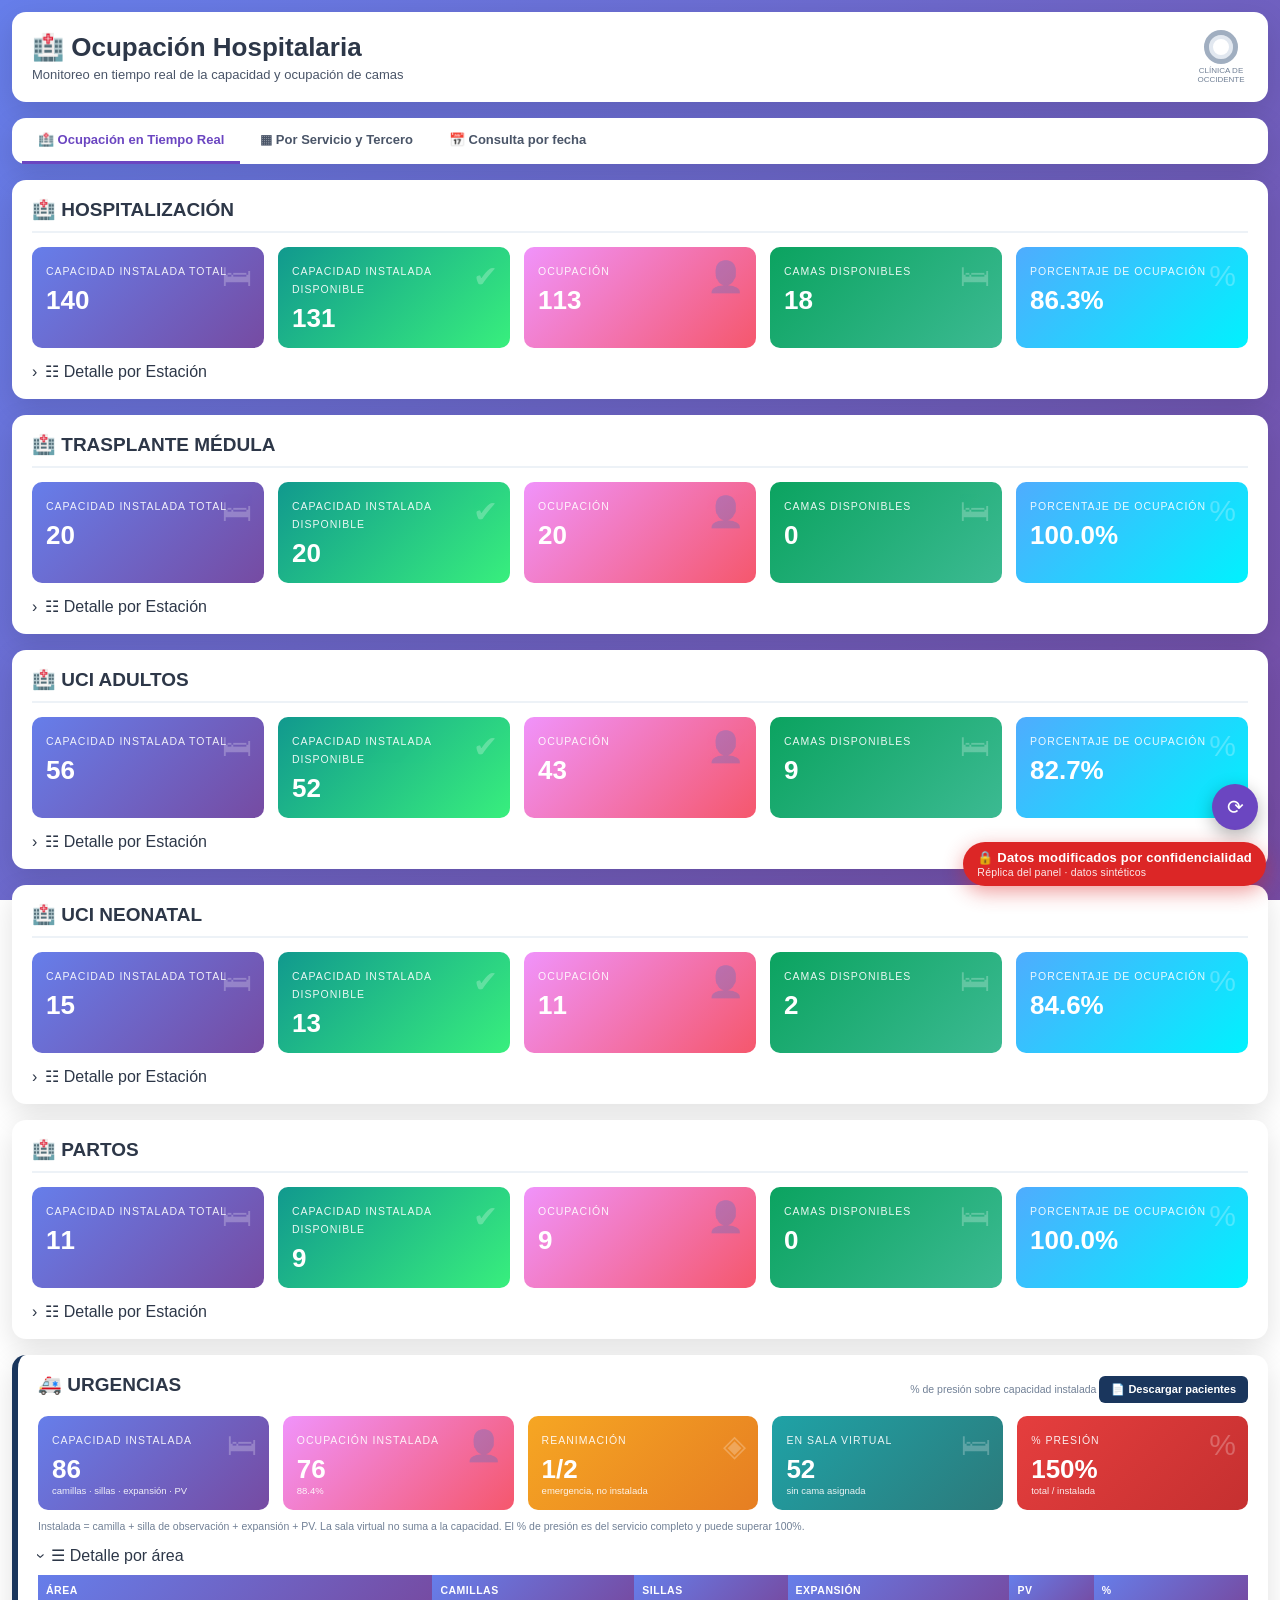
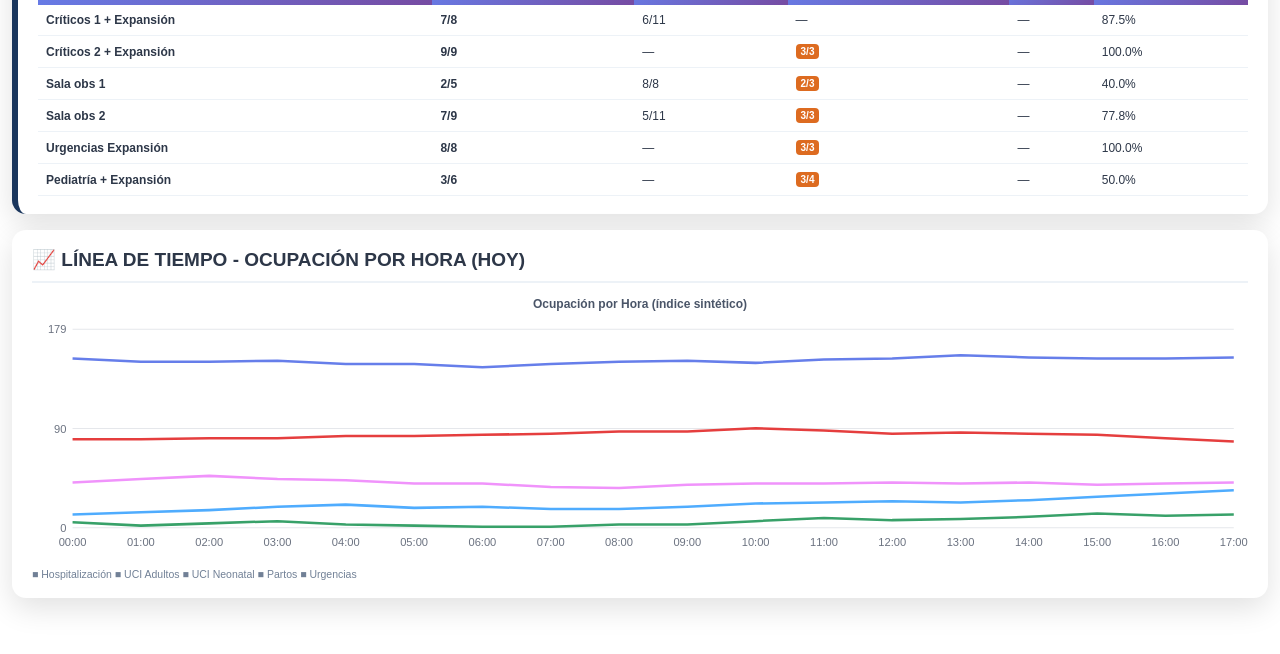
<file: paneles/ocupacion.html>
<!DOCTYPE html><html lang="es"><head><meta charset="UTF-8"><meta name="viewport" content="width=device-width,initial-scale=1">
<title>Ocupación Hospitalaria · réplica con datos sintéticos</title><link rel="stylesheet" href="comun.css">
<style>
body{font-family:"Segoe UI",Roboto,Arial,sans-serif;background:linear-gradient(135deg,#667eea 0%,#764ba2 100%);background-attachment:fixed;color:#2d3748;min-height:100vh;padding:12px 12px 40px}
.card{background:#fff;border-radius:14px;box-shadow:0 10px 30px rgba(0,0,0,.12);padding:18px 20px;margin-bottom:16px}
.title{display:flex;justify-content:space-between;align-items:center}
.title h1{margin:0;font-size:26px;font-weight:800}.title p{margin:4px 0 0;color:#4a5568;font-size:13px}
.lg{width:54px;text-align:center;font-size:8px;color:#718096}.lg i{display:block;width:34px;height:34px;margin:0 auto 2px;border-radius:50%;border:5px solid #a0aec0;box-shadow:inset 0 0 0 4px #e2e8f0}
.tabs{display:flex;gap:4px;padding:0 10px;flex-wrap:wrap}.tabs button{border:0;background:none;padding:14px 16px;font-weight:700;color:#4a5568;cursor:pointer;border-bottom:3px solid transparent;font-size:13px}
.tabs button.on{color:#6b46c1;border-bottom-color:#6b46c1}
h2{font-size:19px;margin:0 0 14px;padding-bottom:10px;border-bottom:2px solid #edf2f7;font-weight:800;text-transform:uppercase;display:flex;align-items:center;gap:10px}
.k5{display:grid;grid-template-columns:repeat(5,1fr);gap:14px}
.k{border-radius:10px;color:#fff;padding:14px 14px;position:relative;overflow:hidden;min-height:78px}
.k small{font-size:10.5px;letter-spacing:1px;text-transform:uppercase;opacity:.9}.k b{display:block;font-size:26px;margin-top:6px;transition:.4s}.k em{font-style:normal;font-size:9.5px;display:block;opacity:.9}
.k:after{content:attr(data-i);position:absolute;right:12px;top:12px;font-size:30px;opacity:.25}
.g1{background:linear-gradient(135deg,#667eea,#764ba2)}.g2{background:linear-gradient(135deg,#11998e,#38ef7d)}.g3{background:linear-gradient(135deg,#f093fb,#f5576c)}.g4{background:linear-gradient(135deg,#0ba360,#3cba92)}.g5{background:linear-gradient(135deg,#4facfe,#00f2fe)}.g6{background:linear-gradient(135deg,#f6a623,#e67e22)}.g7{background:linear-gradient(135deg,#1fa2a6,#2c7a7b)}.g8{background:linear-gradient(135deg,#e53e3e,#c53030)}
.det{margin-top:14px;font-size:16px;cursor:pointer;user-select:none;display:inline-flex;gap:8px;align-items:center}
.det span{transition:transform .3s;display:inline-block}.det.open span{transform:rotate(90deg)}
table{width:100%;border-collapse:collapse;font-size:12px;margin-top:10px}
th{background:linear-gradient(135deg,#667eea,#764ba2);color:#fff;text-align:left;padding:9px 8px;font-size:10.5px;text-transform:uppercase;letter-spacing:.5px;white-space:nowrap}
td{padding:8px;border-bottom:1px solid #edf2f7;white-space:nowrap}
.cb{display:inline-block;min-width:22px;text-align:center;border-radius:4px;padding:2px 5px;font-size:10px;font-weight:700;color:#fff}
.y{background:#ecc94b;color:#5f370e}.gr{background:#38a169}.rd{background:#e53e3e}.or{background:#dd6b20}
.pb{display:inline-block;min-width:70px;border-radius:5px;color:#fff;font-weight:700;font-size:10px;text-align:center;padding:3px 6px}
.hidden{display:none}
.fab{position:fixed;right:22px;bottom:70px;width:46px;height:46px;border-radius:50%;background:#6b46c1;color:#fff;border:0;font-size:20px;box-shadow:0 6px 18px rgba(0,0,0,.3);cursor:pointer}
.fab.spin{animation:sp 1s linear}@keyframes sp{to{transform:rotate(360deg)}}
.k4{display:grid;grid-template-columns:repeat(4,1fr);gap:14px}.k4 .k{text-align:center}.k4 .k b{font-size:28px}
.filt{display:flex;gap:10px;align-items:center;margin:14px 0}.filt input{flex:1;padding:9px 12px;border:1px solid #cbd5e0;border-radius:8px}.pill{background:#edf2f7;border-radius:999px;padding:5px 10px;font-size:11px;font-weight:700}
.filt{flex-wrap:wrap}.filt input{min-width:180px}
.hm th{cursor:pointer}.hm td{text-align:center}.hm td:first-child{text-align:left;font-weight:700;white-space:normal;min-width:150px}
.top .r{display:flex;align-items:center;gap:8px;margin:5px 0;font-size:12px}.top .r b{width:120px;font-weight:600}.top .r i{display:block;height:14px;border-radius:4px;background:linear-gradient(90deg,#667eea,#764ba2);transition:width .8s}
.urh{display:flex;justify-content:space-between;align-items:center}.dl{background:#1a365d;color:#fff;border:0;border-radius:6px;padding:7px 12px;font-size:11px;font-weight:700}
.note{font-size:10.5px;color:#718096;margin-top:10px}
@media (max-width:900px){.k5{grid-template-columns:1fr 1fr}.k4{grid-template-columns:1fr 1fr}.title h1{font-size:21px}}
@media (max-width:420px){.k b{font-size:22px}.tabs button{padding:10px 8px;font-size:12px}}
</style></head><body>
<div class="card title"><div><h1>🏥 Ocupación Hospitalaria</h1><p>Monitoreo en tiempo real de la capacidad y ocupación de camas</p></div><div class="lg"><i></i>CLÍNICA DE OCCIDENTE</div></div>
<div class="card" style="padding:0"><div class="tabs"><button class="on" data-t="rt">🏥 Ocupación en Tiempo Real</button><button data-t="st">▦ Por Servicio y Tercero</button><button data-t="cf">📅 Consulta por fecha</button></div></div>
<div id="vrt"></div>
<div id="vst" class="hidden"><div class="card"><div class="k4" id="k4"></div>
 <div class="filt"><input id="fil" placeholder="Filtrar por tercero / EPS..."><span class="pill" id="nT"></span><span class="pill">Actualizado: hace un momento</span></div>
 <div class="tw"><table class="hm" id="hm"></table></div></div>
 <div class="card"><h2>Top 20 · servicios con más pacientes</h2><div class="top" id="top"></div></div></div>
<div id="vcf" class="hidden"><div class="card"><h2>📅 Consulta por fecha</h2><div class="filt"><input type="date" id="fd" value="2026-10-15" style="flex:0 0 200px"><button class="dl" id="fb">Consultar</button></div><div id="fr" class="note">Elija una fecha para ver la foto de ocupación de ese día.</div></div></div>
<button class="fab" id="fab" title="Actualizar">⟳</button>
<script src="comun.js"></script>
<script>
let R=rng(21);const ri=(a,b)=>a+Math.floor(R()*(b-a+1));
const SV=[['HOSPITALIZACIÓN',['Estación 2A','Estación 2B','Estación 3A','Estación 3B','Estación 4A','Estación 4B','Estación 5A','Estación 6A']],['TRASPLANTE MÉDULA',['Unidad de trasplante']],['UCI ADULTOS',['UCI 1','UCI 2','UCI 3']],['UCI NEONATAL',['UCI Neonatal']],['PARTOS',['Sala de partos']]];
let DATA=[];
function gen(){DATA=SV.map(([n,est])=>({n,est:est.map((e,i)=>{const t=ri(8,26),m=ri(0,2),o=Math.min(t-m,ri(Math.round(t*.7),t));return {cod:(n[0]+String(i+1)).padEnd(3,'0'),e,t,m,s:t-m,o,d:t-m-o};})}));}
const pc=x=>(100*x).toFixed(1)+'%';
const col=p=>p>=95?'#e53e3e':p>=85?'#dd6b20':'#38a169';
function rt(){
 $('#vrt').innerHTML=DATA.map((S,k)=>{const t=S.est.reduce((a,e)=>a+e.t,0),s=S.est.reduce((a,e)=>a+e.s,0),o=S.est.reduce((a,e)=>a+e.o,0),d=S.est.reduce((a,e)=>a+e.d,0);
  return `<div class="card"><h2>🏥 ${S.n}</h2><div class="k5"><div class="k g1" data-i="🛏"><small>Capacidad instalada total</small><b>${t}</b></div><div class="k g2" data-i="✔"><small>Capacidad instalada disponible</small><b>${s}</b></div><div class="k g3" data-i="👤"><small>Ocupación</small><b>${o}</b></div><div class="k g4" data-i="🛏"><small>Camas disponibles</small><b>${d}</b></div><div class="k g5" data-i="%"><small>Porcentaje de ocupación</small><b>${pc(o/s)}</b></div></div>
  <div class="det" data-k="${k}"><span>›</span> ☷ Detalle por Estación</div><div class="tw hidden" id="dt${k}"><table><tr><th>Estación</th><th>Descripción</th><th>Total camas</th><th>En mantenimiento</th><th>En servicio</th><th>Ocupadas</th><th>Camas disponibles</th><th>% Ocupación</th></tr>${S.est.map(e=>{const p=100*e.o/e.s;return `<tr><td><span class="cb" style="background:#edf2f7;color:#4a5568">${e.cod}</span></td><td>${e.e}</td><td>${e.t}</td><td><span class="cb y">${e.m}</span></td><td><span class="cb gr">${e.s}</span></td><td><span class="cb rd">${e.o}</span></td><td style="${e.d?'background:#fefcbf':''}">${e.d}</td><td><span class="pb" style="background:${col(p)}">${p.toFixed(1)}%</span></td></tr>`}).join('')}</table></div></div>`}).join('')+urg()+
 `<div class="card"><h2>📈 Línea de Tiempo - Ocupación por Hora (Hoy)</h2><div style="text-align:center;font-size:12px;color:#4a5568;font-weight:700">Ocupación por Hora (índice sintético)</div><svg id="tl" viewBox="0 0 1200 240" width="1200" style="width:100%;height:auto"></svg><div class="note">■ Hospitalización ■ UCI Adultos ■ UCI Neonatal ■ Partos ■ Urgencias</div></div>`;
 $$('.det').forEach(d=>d.onclick=()=>{d.classList.toggle('open');$('#dt'+d.dataset.k).classList.toggle('hidden');});
 const hrs=Array.from({length:18},(_,i)=>String(i).padStart(2,'0')+':00');
 lineChart($('#tl'),{labels:hrs,series:[['#667eea',150],['#f093fb',40],['#4facfe',12],['#38a169',6],['#e53e3e',80]].map(([c,b])=>{let v=b;return {color:c,w:2.5,data:hrs.map(()=>{v=Math.max(1,Math.round(v+ri(-3,3)));return v;})};})});
}
function urg(){const c=ri(80,95),o=ri(70,c),sv=ri(40,80),pr=Math.round(100*(o+sv+1)/c);
 const areas=['Críticos 1 + Expansión','Críticos 2 + Expansión','Sala obs 1','Sala obs 2','Urgencias Expansión','Pediatría + Expansión'];
 return `<div class="card" style="border-left:6px solid #1a365d"><div class="urh"><h2 style="border:0;margin:0">🚑 URGENCIAS</h2><span class="note" style="margin:0">% de presión sobre capacidad instalada <button class="dl">📄 Descargar pacientes</button></span></div>
 <div class="k5" style="margin-top:10px"><div class="k g1" data-i="🛏"><small>Capacidad instalada</small><b>${c}</b><em>camillas · sillas · expansión · PV</em></div><div class="k g3" data-i="👤"><small>Ocupación instalada</small><b>${o}</b><em>${pc(o/c)}</em></div><div class="k g6" data-i="◈"><small>Reanimación</small><b>${ri(0,2)}/2</b><em>emergencia, no instalada</em></div><div class="k g7" data-i="🛏"><small>En sala virtual</small><b>${sv}</b><em>sin cama asignada</em></div><div class="k g8" data-i="%"><small>% Presión</small><b>${pr}%</b><em>total / instalada</em></div></div>
 <div class="note">Instalada = camilla + silla de observación + expansión + PV. La sala virtual no suma a la capacidad. El % de presión es del servicio completo y puede superar 100%.</div>
 <div class="det open" data-k="u"><span>›</span> ☰ Detalle por área</div><div class="tw" id="dtu"><table><tr><th>Área</th><th>Camillas</th><th>Sillas</th><th>Expansión</th><th>PV</th><th>%</th></tr>${areas.map(a=>{const t=ri(4,9),u=ri(Math.max(1,t-3),t),ex=ri(0,1)?`<span class="cb or">${ri(1,3)}/${ri(3,4)}</span>`:'—';return `<tr><td><b>${a}</b></td><td><b>${u}/${t}</b></td><td>${ri(0,1)?ri(4,8)+'/'+ri(8,12):'—'}</td><td>${ex}</td><td>${ri(0,3)?'—':'<span class="cb or">2/3</span>'}</td><td>${(100*u/t).toFixed(1)}%</td></tr>`}).join('')}</table></div></div>`;}
/* Servicio × Tercero */
const TER=['EPS Alfa','EPS Beta','EPS Gamma','EPS Delta','Prepagada Omega','Póliza Sigma','Aseguradora Kappa','EPS Lambda','Plan Zeta'];
const SERV=['Hospitalización Estación 2A','Hospitalización Estación 2B','Hospitalización Estación 3A','Hospitalización Estación 3B','Hospitalización Estación 4A','UCI Adultos 1','UCI Adultos 2','UCI Neonatal','Urgencias Observación','Partos'];
let M=[],sortC=-1,sortD=-1;
function genM(){M=SERV.map(s=>({s,v:TER.map((_,j)=>ri(0,9)>(j<4?2:6)?ri(1,12):0)}));}
function st(){
 const f=$('#fil').value.toLowerCase();const cols=TER.map((t,j)=>({t,j})).filter(c=>c.t.toLowerCase().includes(f));
 let rows=M.slice();if(sortC>=0)rows.sort((a,b)=>(a.v[sortC]-b.v[sortC])*sortD);
 const tot=M.reduce((a,r)=>a+r.v.reduce((x,y)=>x+y,0),0);
 $('#k4').innerHTML=`<div class="k g1"><b>${tot}</b><small>Pacientes actuales</small></div><div class="k g2"><b>${SERV.length}</b><small>Servicios</small></div><div class="k g3"><b>${TER.length}</b><small>Terceros / EPS</small></div><div class="k g5"><b>${M.reduce((a,r)=>a+r.v[0],0)}</b><small>EPS Alfa</small></div>`;
 $('#nT').textContent=cols.length+' terceros';
 $('#hm').innerHTML=`<tr><th>Servicio ⇅</th>${cols.map(c=>`<th data-j="${c.j}">${c.t} ⇅</th>`).join('')}</tr>`+rows.map(r=>`<tr><td>${r.s}</td>${cols.map(c=>{const v=r.v[c.j];return `<td style="background:${v?`rgba(102,126,234,${(.15+v/14).toFixed(2)})`:'#fff'};color:${v>8?'#fff':'#2d3748'}">${v||'—'}</td>`}).join('')}</tr>`).join('');
 $$('#hm th[data-j]').forEach(th=>th.onclick=()=>{const j=+th.dataset.j;sortD=sortC===j?-sortD:-1;sortC=j;st();});
 const tops=M.map(r=>({s:r.s,n:r.v.reduce((a,b)=>a+b,0)})).sort((a,b)=>b.n-a.n);const mx=tops[0].n;
 $('#top').innerHTML=tops.map(t=>`<div class="r"><b>${t.s.replace('Hospitalización ','Hosp. ')}</b><i style="width:${70*t.n/mx}%"></i><span>${t.n}</span></div>`).join('');
}
$('#fil').oninput=st;
$$('.tabs button').forEach(b=>b.onclick=()=>{$$('.tabs button').forEach(x=>x.classList.toggle('on',x===b));['rt','st','cf'].forEach(t=>$('#v'+t).classList.toggle('hidden',t!==b.dataset.t));if(b.dataset.t==='st')st();});
$('#fb').onclick=()=>{R=rng(+$('#fd').value.replace(/-/g,''));const t=ri(240,280),o=ri(200,t);$('#fr').innerHTML=`<div class="k5" style="margin-top:6px"><div class="k g1"><small>Capacidad total</small><b>${t}</b></div><div class="k g3"><small>Ocupación</small><b>${o}</b></div><div class="k g4"><small>Camas disponibles</small><b>${t-o}</b></div><div class="k g5"><small>% Ocupación</small><b>${pc(o/t)}</b></div><div class="k g8"><small>% Presión urgencias</small><b>${ri(110,170)}%</b></div></div><p class="note">Foto del ${$('#fd').value} (datos sintéticos).</p>`;};
$('#fab').onclick=()=>{$('#fab').classList.add('spin');setTimeout(()=>$('#fab').classList.remove('spin'),1000);gen();rt();genM();};
gen();genM();rt();
window.runAuto=async()=>{await sleep(1300);await tap('.det[data-k="0"]');await sleep(1600);await scrollToEl('.det[data-k="2"]',300);await sleep(600);await tap('#fab');await sleep(1500);await scrollToY(0);
 await tap('.tabs [data-t="st"]');await sleep(1300);await tap('#hm th[data-j="1"]');await sleep(1300);await typeInto('#fil','EPS',120);await sleep(1500);await scrollToEl('#top',40);await sleep(1500);await scrollToY(0);await tap('.tabs [data-t="rt"]');await sleep(800);};
if(AUTO&&QS.get('hold')!=='1')runAuto();
</script></body></html>
</file>
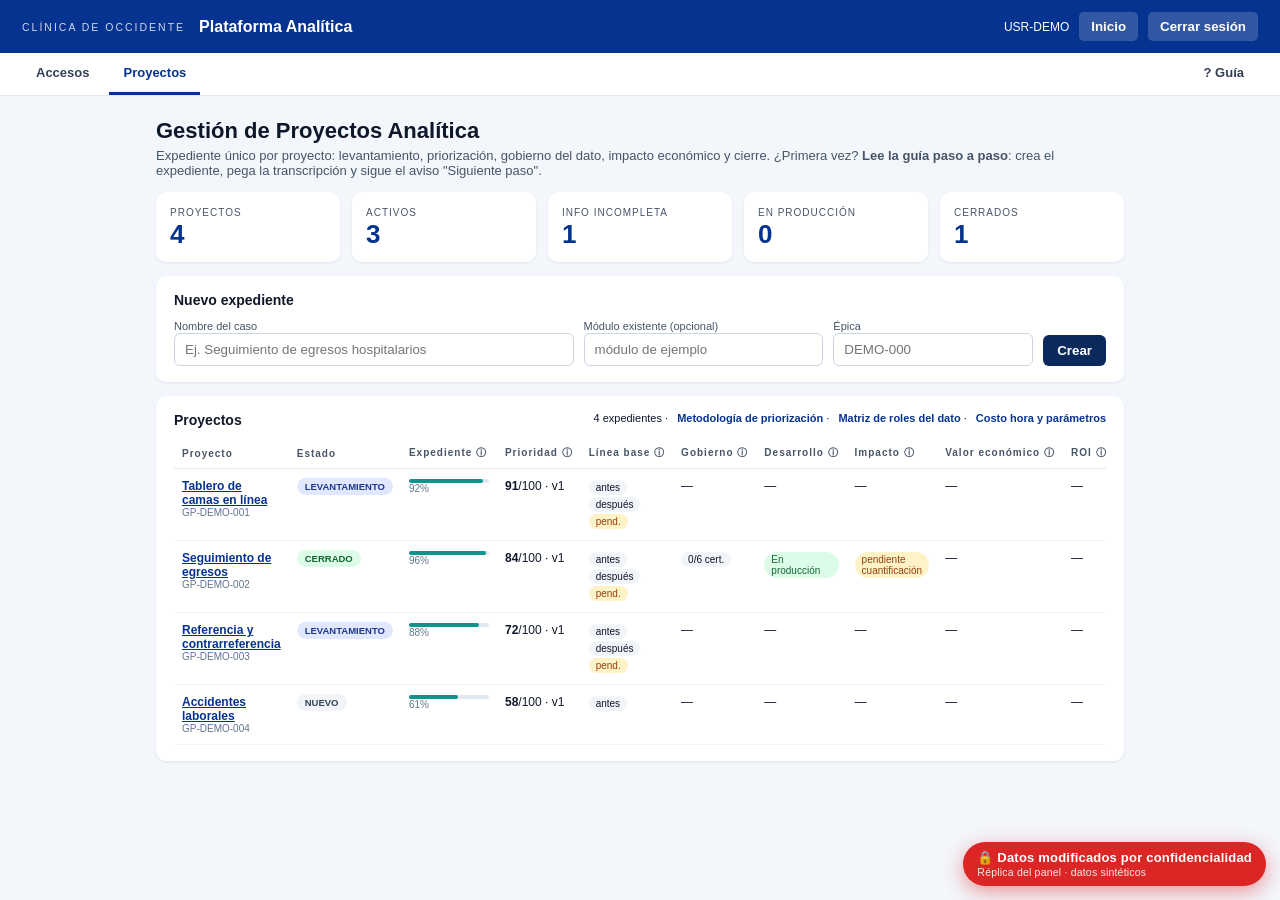
<file: paneles/proyectos.html>
<!DOCTYPE html><html lang="es"><head><meta charset="UTF-8"><meta name="viewport" content="width=device-width,initial-scale=1">
<title>Gestión de Proyectos Analítica · réplica con datos sintéticos</title><link rel="stylesheet" href="comun.css">
<style>
body{font-family:"Plus Jakarta Sans","Segoe UI",Arial,sans-serif;background:#F3F6FB;color:#0F172A;font-size:13px}
.top{background:#06338F;color:#fff;display:flex;align-items:center;gap:14px;padding:12px 22px;flex-wrap:wrap}
.top .b{font-size:10.5px;letter-spacing:2px;opacity:.8}.top h1{font-size:16px;margin:0}
.top .r{margin-left:auto;display:flex;gap:10px;align-items:center;font-size:12px}.top .r button{background:rgba(255,255,255,.18);color:#fff;border:0;border-radius:5px;padding:7px 12px;font-weight:700}
.sub{background:#fff;display:flex;gap:6px;padding:0 22px;border-bottom:1px solid #E2E8F0}.sub a{padding:12px 14px;color:#334155;text-decoration:none;font-weight:600}.sub a.on{color:#06338F;border-bottom:3px solid #06338F}.sub .g{margin-left:auto}
.main{max-width:1000px;margin:0 auto;padding:22px 16px 60px}
h2{font-size:22px;margin:0 0 4px}.desc{color:#475569;margin:0 0 14px}
.k5{display:grid;grid-template-columns:repeat(5,1fr);gap:12px;margin-bottom:14px}
.kc{background:#fff;border-radius:10px;padding:12px 14px;box-shadow:0 1px 3px rgba(15,23,42,.08)}.kc small{font-size:10px;letter-spacing:1px;color:#475569}.kc b{display:block;font-size:26px;color:#06338F}
.box{background:#fff;border-radius:10px;padding:16px 18px;box-shadow:0 1px 3px rgba(15,23,42,.08);margin-bottom:14px}
.box h3{font-size:14px;margin:0 0 10px}
.frm{display:grid;grid-template-columns:2fr 1.2fr 1fr auto;gap:10px;align-items:end}.frm label{font-size:11px;color:#475569}.frm input{width:100%;padding:8px 10px;border:1px solid #CBD5E1;border-radius:6px}
.btn{background:#0B2A5B;color:#fff;border:0;border-radius:6px;padding:8px 14px;font-weight:700;cursor:pointer}
table{width:100%;border-collapse:collapse;font-size:12px}th{font-size:10px;letter-spacing:1px;color:#475569;text-align:left;padding:8px 8px;border-bottom:1px solid #E2E8F0;white-space:nowrap}
td{padding:10px 8px;border-bottom:1px solid #F1F5F9;vertical-align:top}
td a{color:#06338F;font-weight:700;cursor:pointer;text-decoration:underline}td small{display:block;color:#64748B}
.st{font-size:9.5px;font-weight:800;border-radius:999px;padding:3px 8px;background:#E0E7FF;color:#1E3A8A;white-space:nowrap}.st.c{background:#DCFCE7;color:#166534}.st.n{background:#F1F5F9;color:#334155}
.pg{height:4px;background:#E2E8F0;border-radius:3px;width:80px}.pg i{display:block;height:100%;background:#0D9488;border-radius:3px}
.ch{display:inline-block;font-size:10px;border-radius:999px;padding:2px 7px;background:#F1F5F9;margin:1px 0}.ch.y{background:#FEF3C7;color:#92400E}.ch.g{background:#DCFCE7;color:#166534}
.links a{color:#06338F;font-weight:700;margin-left:6px}
/* detalle */
.back{color:#06338F;font-weight:600;cursor:pointer;text-decoration:underline;font-size:12px}
.dh{display:grid;grid-template-columns:1fr 260px;gap:16px;align-items:start;margin-top:8px}
.side select{padding:7px;border:1px solid #CBD5E1;border-radius:6px}
.paso{border:2px solid #0D9488;background:#F0FDFA;border-radius:10px;padding:12px 16px;display:flex;gap:12px;margin:14px 0}
.paso i{width:34px;height:34px;flex:none;border-radius:50%;background:#0D9488;color:#fff;display:grid;place-items:center;font-style:normal;font-weight:800}
.tabs{display:flex;gap:8px;flex-wrap:wrap;margin-bottom:10px}.tabs button{border:1px solid #CBD5E1;background:#fff;border-radius:8px;padding:7px 12px;font-weight:700;cursor:pointer;font-size:12px}
.tabs button.on{background:#0B2A5B;color:#fff;border-color:#0B2A5B}.tabs b{background:#fff;color:#0B2A5B;border-radius:999px;padding:1px 6px;font-size:10px;margin-left:4px}.tabs .red{background:#FEE2E2;color:#B91C1C}
.how{background:#EEF2F7;border-left:4px solid #06338F;border-radius:6px;padding:8px 12px;font-weight:600;margin-bottom:10px;font-size:12px}
.crit{display:grid;grid-template-columns:150px 70px 1fr auto;gap:10px;padding:12px 0;border-bottom:1px solid #F1F5F9;align-items:start}
.crit b{display:block}.crit small{color:#64748B}.crit small em{color:#16A34A;font-style:normal;font-weight:700}
.crit select{padding:6px;border:1px solid #CBD5E1;border-radius:6px}.crit textarea{width:100%;min-height:58px;border:1px solid #CBD5E1;border-radius:6px;padding:6px 8px;font:inherit;font-size:12px;resize:vertical}
.score{text-align:center}.score small{color:#64748B}.score b{display:block;font-size:46px;color:#06338F;line-height:1;transition:color .3s}
.snap{font-size:11px;border-top:1px solid #F1F5F9;padding-top:8px;margin-top:8px}
.fld{display:grid;grid-template-columns:170px 1fr;gap:10px;padding:8px 0;border-bottom:1px solid #F1F5F9}.fld b{font-size:12px}.fld div{min-height:20px;font-size:12px;color:#334155}
.fld div.typing{background:#FEF9C3}
.hidden{display:none!important}
@media (max-width:820px){.k5{grid-template-columns:repeat(2,1fr)}.frm{grid-template-columns:1fr}.dh{grid-template-columns:1fr}.crit{grid-template-columns:1fr 70px}.crit textarea{grid-column:1/-1}.crit .btn{grid-column:1/-1}.fld{grid-template-columns:1fr}}
.dh>*,#pPri>*{min-width:0}#dT,#dC{overflow-wrap:anywhere}@media (max-width:820px){#pPri{grid-template-columns:1fr!important}}
</style></head><body>
<div class="top"><span class="b">CLÍNICA DE OCCIDENTE</span><h1>Plataforma Analítica</h1><div class="r">USR-DEMO <button>Inicio</button><button>Cerrar sesión</button></div></div>
<div class="sub"><a>Accesos</a><a class="on">Proyectos</a><a class="g">? Guía</a></div>
<div class="main">
<div id="vlist">
 <h2>Gestión de Proyectos Analítica</h2><p class="desc">Expediente único por proyecto: levantamiento, priorización, gobierno del dato, impacto económico y cierre. ¿Primera vez? <b>Lee la guía paso a paso</b>: crea el expediente, pega la transcripción y sigue el aviso "Siguiente paso".</p>
 <div class="k5" id="k5"></div>
 <div class="box"><h3>Nuevo expediente</h3><div class="frm"><div><label>Nombre del caso</label><input id="nNom" placeholder="Ej. Seguimiento de egresos hospitalarios"></div><div><label>Módulo existente (opcional)</label><input placeholder="módulo de ejemplo"></div><div><label>Épica</label><input placeholder="DEMO-000"></div><button class="btn" id="crear">Crear</button></div></div>
 <div class="box"><div style="display:flex;justify-content:space-between;flex-wrap:wrap;gap:6px"><h3>Proyectos</h3><span class="links" style="font-size:11px"><span id="nExp"></span> · <a>Metodología de priorización</a> · <a>Matriz de roles del dato</a> · <a>Costo hora y parámetros</a></span></div>
 <div class="tw"><table><thead><tr><th>Proyecto</th><th>Estado</th><th>Expediente ⓘ</th><th>Prioridad ⓘ</th><th>Línea base ⓘ</th><th>Gobierno ⓘ</th><th>Desarrollo ⓘ</th><th>Impacto ⓘ</th><th>Valor económico ⓘ</th><th>ROI ⓘ</th><th>Adopción</th></tr></thead><tbody id="tb"></tbody></table></div></div>
</div>
<div id="vdet" class="hidden">
 <span class="back" id="back">← Proyectos</span>
 <div class="dh"><div><h2 id="dT"></h2><div class="desc" id="dC"></div></div>
  <div class="box side"><small>Estado</small><div style="display:flex;flex-wrap:wrap;gap:6px;align-items:center;margin:6px 0"><span class="st" id="dSt">LEVANTAMIENTO</span><select id="selSt"><option>Cambiar a...</option><option>LISTO PARA PRIORIZAR</option><option>PRIORIZADO</option><option>EN DESARROLLO</option></select><button class="btn" id="apl" style="padding:6px 10px">Aplicar</button></div>
  <small>Motor IA</small> <select><option>Motor A (cuota)</option><option>Motor B</option></select><div class="desc" style="font-size:11px;margin-top:6px">Si un motor llega a su límite, se cambia aquí y se vuelve a procesar.</div></div></div>
 <div class="paso" id="paso"><i>→</i><div><b id="pT">Paso 3: marca el expediente como listo</b><div id="pD">Arriba a la derecha, selector de estado → LISTO PARA PRIORIZAR → Aplicar. El sistema verifica que estén los obligatorios.</div><small style="color:#64748B">Pestaña <b>Expediente</b> · ver guía completa</small></div></div>
 <div class="tabs" id="tabs"><button data-t="exp">Expediente</button><button data-t="pri">Priorización <b id="tScore">0</b></button><button data-t="gob">Gobierno</button><button data-t="eco">Económico</button><button data-t="cie">Cierre <b class="red">6 faltan</b></button><button data-t="lb">Línea base <b>0 vig.</b></button></div>
 <div class="how">▸ ¿Cómo lleno esto?</div>
 <div id="pExp" class="box"><h3>Ingerir de Intake</h3><textarea id="intake" style="width:100%;min-height:70px;border:1px solid #CBD5E1;border-radius:6px;padding:8px;font:inherit">Transcripción de ejemplo: el área cuenta que hoy consolidan camas a mano dos veces al día, que tarda cerca de una hora y que necesitan verlo en línea…</textarea>
  <div style="text-align:right;margin-top:8px"><button class="btn" id="proc">Procesar transcripción</button></div><h3 style="margin-top:14px">Expediente <small style="color:#64748B;font-weight:400" id="cnt"></small></h3><div id="flds"></div></div>
 <div id="pPri" class="hidden" style="display:grid;grid-template-columns:1fr 240px;gap:16px;align-items:start">
  <div class="box"><div style="display:flex;justify-content:space-between;align-items:center"><h3 style="margin:0">Puntuaciones · metodología v1</h3><small>escala 1–5</small><button class="btn" style="background:#fff;color:#0B2A5B;border:1px solid #CBD5E1" id="agente">Proponer con agente</button></div><div id="crits"></div>
   <div style="text-align:right;margin-top:10px"><button class="btn" id="calc">Calcular score</button></div></div>
  <div><div class="box score"><small>Score vigente</small><b id="sc">0.0</b><small>/100 · snapshot #<span id="sn">1</span></small></div><div class="box"><h3>Snapshots (inmutables)</h3><div id="snaps"></div></div></div></div>
 <div id="pOtro" class="box hidden"></div>
</div></div>
<script src="comun.js"></script>
<script>
const PRJ=[{t:'Tablero de camas en línea',c:'GP-DEMO-001',e:'LEVANTAMIENTO',x:92,p:91,lb:1},{t:'Seguimiento de egresos',c:'GP-DEMO-002',e:'CERRADO',x:96,p:84,lb:1,gov:'0/6 cert.',dev:'En producción',imp:'pendiente cuantificación',ad:'38%'},{t:'Referencia y contrarreferencia',c:'GP-DEMO-003',e:'LEVANTAMIENTO',x:88,p:72,lb:1},{t:'Accidentes laborales',c:'GP-DEMO-004',e:'NUEVO',x:61,p:58,lb:0}];
function list(){
 $('#k5').innerHTML=[['PROYECTOS',PRJ.length],['ACTIVOS',PRJ.filter(p=>p.e!=='CERRADO').length],['INFO INCOMPLETA',PRJ.filter(p=>p.x<70).length],['EN PRODUCCIÓN',0],['CERRADOS',PRJ.filter(p=>p.e==='CERRADO').length]].map(k=>`<div class="kc"><small>${k[0]}</small><b>${k[1]}</b></div>`).join('');
 $('#nExp').textContent=PRJ.length+' expedientes';
 $('#tb').innerHTML=PRJ.map((p,i)=>`<tr><td><a data-i="${i}">${p.t}</a><small>${p.c}</small></td><td><span class="st ${p.e==='CERRADO'?'c':p.e==='NUEVO'?'n':''}">${p.e}</span></td><td><div class="pg"><i style="width:${p.x}%"></i></div><small>${p.x}%</small></td><td><b>${p.p}</b>/100 · v1</td><td>${p.lb?'<span class="ch">antes</span><br><span class="ch">después</span><br><span class="ch y">pend.</span>':'<span class="ch">antes</span>'}</td><td>${p.gov?`<span class="ch">${p.gov}</span>`:'—'}</td><td>${p.dev?`<span class="ch g">${p.dev}</span>`:'—'}</td><td>${p.imp?`<span class="ch y">${p.imp}</span>`:'—'}</td><td>—</td><td>—</td><td>${p.ad||'—'}</td></tr>`).join('');
 $$('#tb a').forEach(a=>a.onclick=()=>det(+a.dataset.i));
}
$('#crear').onclick=()=>{const n=$('#nNom').value.trim()||'Proyecto de ejemplo';PRJ.push({t:n,c:'GP-DEMO-00'+(PRJ.length+1),e:'NUEVO',x:5,p:0,lb:0});$('#nNom').value='';list();};
const CR=[['Impacto clínico y/o riesgo',30],['Eficiencia o beneficio económico',25],['Acreditación',20],['Volumen y uso',15],['Urgencia',10]];
const JUS=['Falla directa en el flujo del paciente: sin ver las camas en línea, los ingresos esperan más (ejemplo).','Hoy se consolida a mano dos veces al día; el tablero libera ese tiempo (ejemplo).','Aporta a indicadores de oportunidad que pide la acreditación (ejemplo).','Lo usan varias estaciones todos los días (ejemplo).','El área lo pidió para el próximo trimestre (ejemplo).'];
let cur=0,vals=[3,3,3,3,3],snaps=[];
function score(){return CR.reduce((a,c,i)=>a+vals[i]/5*c[1],0);}
function paintScore(){const s=score();$('#sc').textContent=s.toFixed(1);$('#tScore').textContent=Math.round(s);$('#sc').style.color=s>=80?'#06338F':s>=60?'#B45309':'#B91C1C';}
function crits(){ $('#crits').innerHTML=CR.map((c,i)=>`<div class="crit"><div><b>${c[0]}</b><small>peso ${c[1]}% · v1 · <em>validada</em></small></div><select data-i="${i}">${[1,2,3,4,5].map(v=>`<option${v===vals[i]?' selected':''}>${v}</option>`).join('')}</select><textarea data-j="${i}">${JUS[i]}</textarea><button class="btn">Guardar</button></div>`).join('');
 $$('#crits select').forEach(s=>s.onchange=()=>{vals[+s.dataset.i]=+s.value;paintScore();});paintScore();}
const FL=[['Proceso actual','Las estaciones reportan camas por teléfono y se consolida en una hoja dos veces al día.'],['Flujo actual (pasos)','1. Llamada a cada estación. 2. Hoja compartida. 3. Correo a admisiones.'],['Tiempo actual por caso','Cerca de una hora por consolidación (ejemplo).'],['Solicitante','Coordinación de hospitalización (ejemplo)'],['Responsable funcional','Jefe de admisiones (ejemplo)'],['Problema','Las camas libres se conocen tarde y los ingresos esperan.'],['Resultado esperado','Ver en línea camas libres, en limpieza y ocupadas.'],['Fuente de información','Sistema clínico (consulta de solo lectura).'],['Alcance','Hospitalización y UCI.']];
function fields(empty){$('#flds').innerHTML=FL.map((f,i)=>`<div class="fld"><b>${f[0]} *</b><div id="f${i}">${empty?'':f[1]}</div></div>`).join('');$('#cnt').textContent=`${empty?0:FL.length}/${FL.length} campos`;}
$('#proc').onclick=async()=>{fields(true);for(let i=0;i<FL.length;i++){const e=$('#f'+i);e.classList.add('typing');const t=FL[i][1];for(let k=0;k<=t.length;k+=4){e.textContent=t.slice(0,k);await sleep(12);}e.textContent=t;e.classList.remove('typing');$('#cnt').textContent=`${i+1}/${FL.length} campos`;}
 PRJ[cur].x=97;$('#pT').textContent='Paso 3: marca el expediente como listo';};
$('#apl').onclick=()=>{const v=$('#selSt').value;if(v.startsWith('Cambiar'))return;$('#dSt').textContent=v;PRJ[cur].e=v;$('#pT').textContent=v==='LISTO PARA PRIORIZAR'?'Paso 4: puntúa la priorización':'Siguiente paso actualizado';$('#pD').textContent=v==='LISTO PARA PRIORIZAR'?'Pestaña Priorización: revisa cada criterio de 1 a 5 y presiona "Calcular score". La IA puede proponer, una persona valida.':'El sistema registra el cambio de estado con fecha y usuario.';};
$('#agente').onclick=async()=>{const prop=[5,4,4,4,3];for(let i=0;i<5;i++){vals[i]=prop[i];const s=$$('#crits select')[i];s.value=prop[i];s.classList.add('pressfx');paintScore();await sleep(350);s.classList.remove('pressfx');}};
$('#calc').onclick=()=>{snaps.unshift({s:score().toFixed(1),v:vals.slice()});$('#sn').textContent=snaps.length+1;$('#snaps').innerHTML=snaps.map((x,i)=>`<div class="snap"><b>${x.s}</b> · metodología v1 <span class="ch g">validado</span><br><small>USR-DEMO · imp=${x.v[0]}×30 efic=${x.v[1]}×25 acr=${x.v[2]}×20 vol=${x.v[3]}×15 urg=${x.v[4]}×10</small></div>`).join('');PRJ[cur].p=Math.round(score());};
function tab(t){$$('#tabs button').forEach(b=>b.classList.toggle('on',b.dataset.t===t));$('#pExp').classList.toggle('hidden',t!=='exp');$('#pPri').classList.toggle('hidden',t!=='pri');$('#pPri').style.display=t==='pri'?'grid':'none';
 const O={gob:'<h3>Gobierno del dato</h3><p class="desc">Para cada indicador: de dónde sale el dato, quién responde por él y si está certificado.</p><div class="fld"><b>Camas libres</b><div><span class="ch g">certificado</span> · responsable: admisiones (ejemplo)</div></div><div class="fld"><b>Camas en limpieza</b><div><span class="ch y">pendiente</span></div></div>',eco:'<h3>Económico</h3><p class="desc">Horas que se liberan × costo hora de referencia = valor estimado. Valores de ejemplo.</p><div class="fld"><b>Horas liberadas al mes</b><div>ejemplo: 40 h</div></div><div class="fld"><b>ROI</b><div>se calcula al cierre con datos reales</div></div>',cie:'<h3>Cierre</h3><p class="desc">Lista de verificación antes de cerrar: adopción, evidencia, línea base después, aprobación del área.</p>',lb:'<h3>Línea base</h3><p class="desc">Medición antes y después con el mismo indicador.</p><div class="fld"><b>Antes</b><div>registrada (ejemplo)</div></div><div class="fld"><b>Después</b><div><span class="ch y">pendiente</span></div></div>'};
 $('#pOtro').classList.toggle('hidden',!O[t]);if(O[t])$('#pOtro').innerHTML=O[t];}
$$('#tabs button').forEach(b=>b.onclick=()=>tab(b.dataset.t));
function det(i){cur=i;const p=PRJ[i];$('#vlist').classList.add('hidden');$('#vdet').classList.remove('hidden');$('#dT').textContent=p.t;$('#dC').textContent=`${p.c} · creado por USR-DEMO (ejemplo)`;$('#dSt').textContent=p.e;vals=[3,3,3,3,3];snaps=[];$('#snaps').innerHTML='<small style="color:#64748B">Aún no hay snapshots.</small>';fields(false);crits();tab('exp');scrollTo(0,0);}
$('#back').onclick=()=>{$('#vdet').classList.add('hidden');$('#vlist').classList.remove('hidden');list();};
list();
window.runAuto=async()=>{await sleep(1200);await tap('#tb a[data-i="0"]');await sleep(900);await tap('#proc');await sleep(2600);await scrollToY(0,600);await pick('#selSt','LISTO PARA PRIORIZAR');await sleep(500);await tap('#apl');await sleep(1200);
 await tap('#tabs [data-t="pri"]');await sleep(900);await pick('#crits select[data-i="0"]','5');await sleep(900);await pick('#crits select[data-i="2"]','2');await sleep(900);await tap('#agente');await sleep(2200);await tap('#calc');await sleep(1800);};
if(AUTO&&QS.get('hold')!=='1')runAuto();
</script></body></html>
</file>
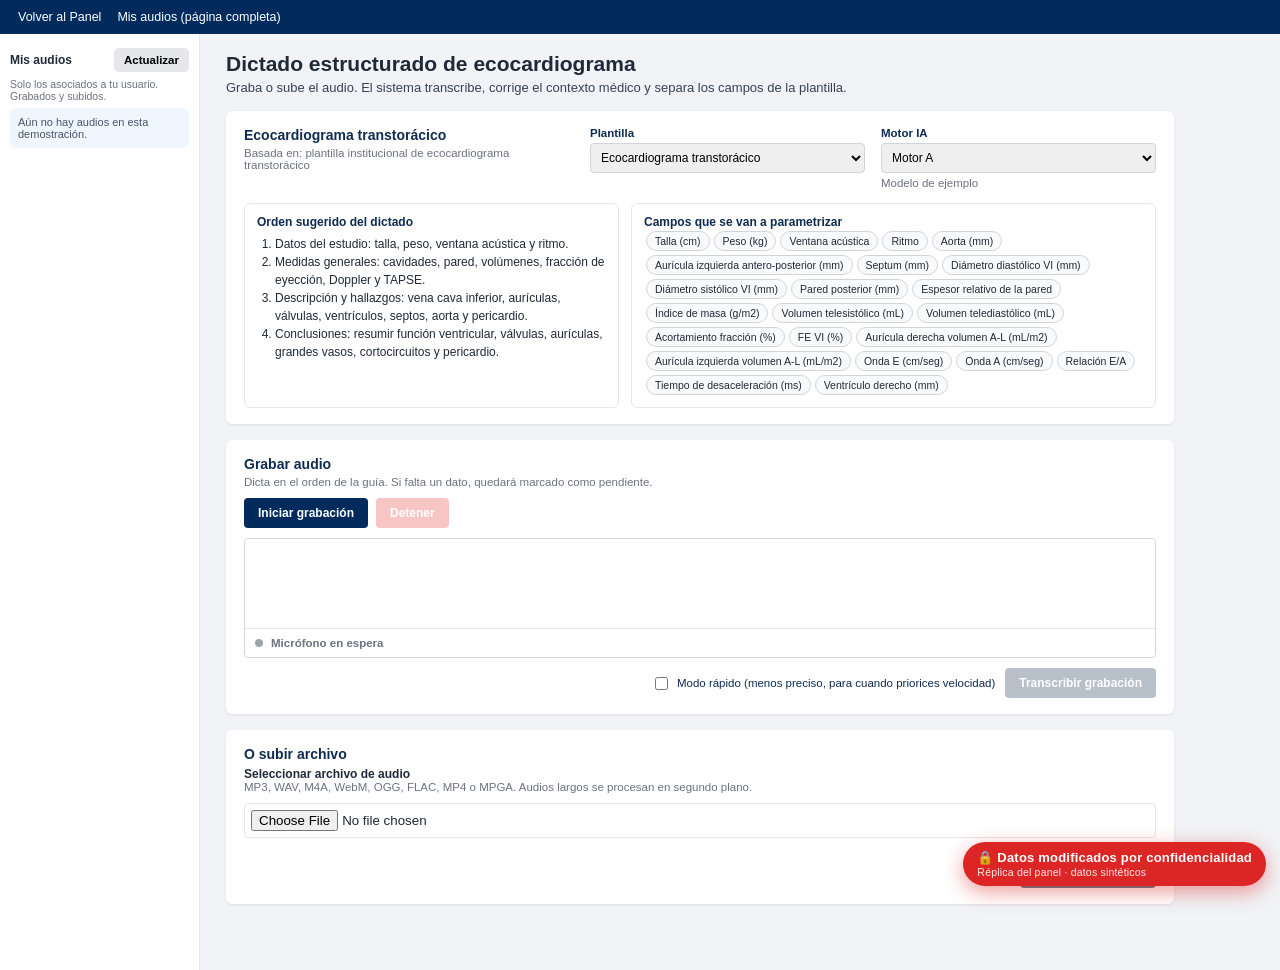
<file: paneles/transcripcion.html>
<!DOCTYPE html><html lang="es"><head><meta charset="UTF-8"><meta name="viewport" content="width=device-width,initial-scale=1">
<title>Dictado estructurado de ecocardiograma · réplica con datos sintéticos</title><link rel="stylesheet" href="comun.css">
<style>
body{font-family:Arial,Helvetica,sans-serif;background:#F1F3F6;color:#1F2937;font-size:13px}
.top{background:#002B5C;color:#fff;padding:10px 18px;display:flex;gap:16px;font-size:12.5px}.top a{color:#fff;cursor:pointer}
.lay{display:grid;grid-template-columns:200px 1fr;min-height:calc(100vh - 38px)}
.side{background:#fff;padding:14px 10px;border-right:1px solid #E5E7EB}.side h4{margin:0;font-size:12px;display:flex;justify-content:space-between;align-items:center}
.side button{background:#E5E7EB;border:0;border-radius:5px;padding:6px 10px;font-weight:700;font-size:11.5px}.side .m{font-size:10.5px;color:#6B7280;margin:6px 0}
.au{background:#EFF6FF;border-radius:6px;padding:8px;font-size:11px;color:#475569;margin-top:6px}.au b{display:block;color:#1F2937}
.main{padding:18px 26px 50px;max-width:1000px}
h1{font-size:21px;margin:0}.sub{color:#374151;margin:4px 0 16px}
.card{background:#fff;border-radius:6px;box-shadow:0 1px 3px rgba(0,0,0,.08);padding:16px 18px;margin-bottom:16px}
.card h3{margin:0 0 4px;font-size:14px;color:#0F2B4F}.mut{color:#6B7280;font-size:11.5px}
.r3{display:grid;grid-template-columns:1.2fr 1fr 1fr;gap:16px;align-items:start}
label{font-size:11.5px;font-weight:700;display:block;margin-bottom:4px;color:#0F2B4F}select{width:100%;padding:6px;border:1px solid #D1D5DB;border-radius:4px;font-size:12px}
.g2{display:grid;grid-template-columns:1fr 1.4fr;gap:12px;margin-top:14px}.in{border:1px solid #E5E7EB;border-radius:6px;padding:10px 12px}
.in ol{margin:6px 0 0;padding-left:18px;font-size:12px;line-height:1.5}
.chips span{display:inline-block;border:1px solid #D1D5DB;background:#F9FAFB;border-radius:999px;padding:3px 8px;font-size:10.5px;margin:2px;transition:.3s}
.chips span.ok{background:#DCFCE7;border-color:#22C55E;color:#166534;font-weight:700}
.bn{border:0;border-radius:4px;padding:8px 14px;font-weight:700;cursor:pointer;font-size:12px}
.nv{background:#002B5C;color:#fff}.rd{background:#F08080;color:#fff}.gy{background:#64748B;color:#fff}.wh{background:#fff;border:1px solid #CBD5E1;color:#0F2B4F}
.bn[disabled]{opacity:.45;pointer-events:none}
.rec{border:1px solid #D1D5DB;border-radius:4px;margin-top:10px}.rec .tx{min-height:90px;padding:10px;border-bottom:1px solid #E5E7EB;font-size:13px;line-height:1.5;white-space:pre-wrap}
.mic{padding:8px 10px;font-size:11.5px;color:#6B7280;font-weight:700;display:flex;align-items:center;gap:8px}.mic i{width:8px;height:8px;border-radius:50%;background:#9CA3AF}
.mic:not(.on) .wv{display:none}.mic.on{color:#DC2626}.mic.on i{background:#DC2626;animation:pl 1s infinite}@keyframes pl{50%{opacity:.2}}
.wv{display:inline-flex;gap:2px;align-items:center;height:16px}.wv b{width:3px;background:#DC2626;border-radius:2px;height:3px;transition:height .12s}
.rt{display:flex;justify-content:flex-end;gap:10px;align-items:center;margin-top:10px;flex-wrap:wrap}
.res{display:none}.res.on{display:block}
textarea{width:100%;min-height:120px;border:1px solid #D1D5DB;border-radius:4px;padding:10px;font:inherit;font-size:12.5px}
.rep{width:100%;border-collapse:collapse;margin-top:10px;font-size:12px}.rep td{border-bottom:1px solid #F3F4F6;padding:6px 8px}.rep td:first-child{font-weight:700;color:#0F2B4F;width:42%}
.rep .pend{color:#B45309;font-style:italic}.rep tr.new td{background:#FEF9C3}
.toast{position:fixed;left:50%;top:16px;transform:translateX(-50%);background:#0F2B4F;color:#fff;border-radius:6px;padding:8px 14px;font-size:12px;opacity:0;transition:.3s;z-index:600}.toast.on{opacity:1}
@media (max-width:820px){.lay{grid-template-columns:1fr}.side{border-right:0;border-bottom:1px solid #E5E7EB}.r3,.g2{grid-template-columns:1fr}.main{padding:14px}}
</style></head><body>
<div class="top"><a>Volver al Panel</a><a>Mis audios (página completa)</a></div>
<div class="lay"><div class="side"><h4>Mis audios <button id="act">Actualizar</button></h4><div class="m">Solo los asociados a tu usuario. Grabados y subidos.</div><div id="aud"><div class="au">Aún no hay audios en esta demostración.</div></div></div>
<div class="main"><h1>Dictado estructurado de ecocardiograma</h1><div class="sub">Graba o sube el audio. El sistema transcribe, corrige el contexto médico y separa los campos de la plantilla.</div>
 <div class="card"><div class="r3"><div><h3>Ecocardiograma transtorácico</h3><div class="mut">Basada en: plantilla institucional de ecocardiograma transtorácico</div></div><div><label>Plantilla</label><select><option>Ecocardiograma transtorácico</option></select></div><div><label>Motor IA</label><select><option>Motor A</option><option>Motor B</option></select><div class="mut" style="margin-top:4px">Modelo de ejemplo</div></div></div>
  <div class="g2"><div class="in"><b style="font-size:12px;color:#0F2B4F">Orden sugerido del dictado</b><ol><li>Datos del estudio: talla, peso, ventana acústica y ritmo.</li><li>Medidas generales: cavidades, pared, volúmenes, fracción de eyección, Doppler y TAPSE.</li><li>Descripción y hallazgos: vena cava inferior, aurículas, válvulas, ventrículos, septos, aorta y pericardio.</li><li>Conclusiones: resumir función ventricular, válvulas, aurículas, grandes vasos, cortocircuitos y pericardio.</li></ol></div>
   <div class="in"><b style="font-size:12px;color:#0F2B4F">Campos que se van a parametrizar</b><div class="chips" id="chips"></div></div></div></div>
 <div class="card"><h3>Grabar audio</h3><div class="mut">Dicta en el orden de la guía. Si falta un dato, quedará marcado como pendiente.</div>
  <div style="margin-top:10px;display:flex;gap:8px"><button class="bn nv" id="ini">Iniciar grabación</button><button class="bn rd" id="det" disabled>Detener</button></div>
  <div class="rec"><div class="tx" id="tx"></div><div class="mic" id="mic"><i></i><span id="mt">Micrófono en espera</span><span class="wv" id="wv"></span></div></div>
  <div class="rt"><label style="font-weight:400;display:flex;gap:6px;align-items:center;margin:0"><input type="checkbox"> Modo rápido (menos preciso, para cuando priorices velocidad)</label><button class="bn gy" id="trs" disabled>Transcribir grabación</button></div></div>
 <div class="card res" id="res"><h3>Transcripción</h3><textarea id="ta" readonly></textarea>
  <div class="rt" style="justify-content:flex-start"><button class="bn wh" id="edit">Editar transcripción</button><button class="bn wh" id="save">Guardar cambios</button><button class="bn nv" id="repro">Reprocesar con plantilla</button><button class="bn wh" id="aco">Acomodar texto</button><button class="bn wh" id="cop">Copiar texto</button></div>
  <h3 style="margin-top:14px">Informe estructurado</h3><table class="rep" id="rep"></table></div>
 <div class="card"><h3>O subir archivo</h3><b style="font-size:12px">Seleccionar archivo de audio</b><div class="mut">MP3, WAV, M4A, WebM, OGG, FLAC, MP4 o MPGA. Audios largos se procesan en segundo plano.</div><input type="file" id="file" style="margin:10px 0;width:100%;border:1px solid #E5E7EB;padding:6px;border-radius:4px"><div class="rt"><button class="bn gy" id="trf">Transcribir archivo</button></div></div>
</div></div>
<div class="toast" id="toast"></div>
<script src="comun.js"></script>
<script>
const F=[['Talla (cm)','168'],['Peso (kg)','72'],['Ventana acústica','adecuada'],['Ritmo','sinusal'],['Aorta (mm)','31'],['Aurícula izquierda antero-posterior (mm)','36'],['Septum (mm)','10'],['Diámetro diastólico VI (mm)','47'],['Diámetro sistólico VI (mm)','30'],['Pared posterior (mm)','9'],['Espesor relativo de la pared','0,38'],['Índice de masa (g/m2)','—'],['Volumen telesistólico (mL)','—'],['Volumen telediastólico (mL)','—'],['Acortamiento fracción (%)','36'],['FE VI (%)','62'],['Aurícula derecha volumen A-L (mL/m2)','—'],['Aurícula izquierda volumen A-L (mL/m2)','28'],['Onda E (cm/seg)','78'],['Onda A (cm/seg)','64'],['Relación E/A','1,2'],['Tiempo de desaceleración (ms)','190'],['Ventrículo derecho (mm)','29']];
$('#chips').innerHTML=F.map((f,i)=>`<span id="c${i}">${f[0]}</span>`).join('');
const DICT='Paciente de ejemplo. Talla ciento sesenta y ocho, peso setenta y dos. Ventana acústica adecuada, ritmo sinusal. Aorta treinta y uno. Aurícula izquierda treinta y seis. Septum diez, diámetro diastólico cuarenta y siete, sistólico treinta, pared posterior nueve. Fracción de eyección sesenta y dos por ciento. Onda E setenta y ocho, onda A sesenta y cuatro. Desaceleración ciento noventa. Ventrículo derecho veintinueve. Conclusión: función sistólica del ventrículo izquierdo conservada, sin valvulopatías significativas, pericardio sin derrame.';
$('#wv').innerHTML='<b></b>'.repeat(14);let run=0,secs=0,timer;
function toast(t){$('#toast').textContent=t;$('#toast').classList.add('on');setTimeout(()=>$('#toast').classList.remove('on'),1600);}
$('#ini').onclick=async()=>{const my=++run;$('#ini').disabled=true;$('#det').disabled=false;$('#mic').classList.add('on');secs=0;$('#tx').textContent='';
 timer=setInterval(()=>{secs++;$('#mt').textContent='Grabando… 00:'+String(secs).padStart(2,'0');$$('#wv b').forEach(b=>b.style.height=(3+Math.random()*13)+'px');},150);
 const w=DICT.split(' ');for(let i=0;i<w.length;i++){if(my!==run)return;$('#tx').textContent+=(i?' ':'')+w[i];await sleep(55);}stop();};
function stop(){clearInterval(timer);$('#mic').classList.remove('on');$('#mt').textContent='Grabación lista ('+Math.max(1,Math.round(secs*.15*10))+' s)';$$('#wv b').forEach(b=>b.style.height='3px');$('#ini').disabled=false;$('#det').disabled=true;$('#trs').disabled=false;}
$('#det').onclick=()=>{run++;stop();};
async function transcribir(){ $('#trs').disabled=true;toast('Transcribiendo y separando campos…');$('#res').classList.add('on');$('#ta').value=DICT;
 $('#rep').innerHTML=F.map((f,i)=>`<tr id="r${i}"><td>${f[0]}</td><td class="pend">pendiente</td></tr>`).join('')+'<tr id="rc"><td>Conclusión</td><td class="pend">pendiente</td></tr>';
 $('#res').scrollIntoView({behavior:'smooth',block:'start'});
 for(let i=0;i<F.length;i++){await sleep(110);const tr=$('#r'+i),v=F[i][1];tr.classList.add('new');tr.children[1].className=v==='—'?'pend':'';tr.children[1].textContent=v==='—'?'pendiente (no dictado)':v;if(v!=='—')$('#c'+i).classList.add('ok');setTimeout(()=>tr.classList.remove('new'),600);}
 const c=$('#rc');c.children[1].className='';c.children[1].textContent='Función sistólica del ventrículo izquierdo conservada. Sin valvulopatías significativas. Pericardio sin derrame.';
 $('#aud').innerHTML=`<div class="au"><b>Ecocardiograma · ejemplo</b>hace un momento · procesado</div>`+$('#aud').innerHTML.replace(/<div class="au">Aún no hay.*?<\/div>/,'');}
$('#trs').onclick=transcribir;$('#trf').onclick=()=>{$('#tx').textContent=DICT;transcribir();};
$('#edit').onclick=()=>{$('#ta').readOnly=false;$('#ta').focus();toast('Puede corregir la transcripción');};
$('#save').onclick=()=>{$('#ta').readOnly=true;toast('Cambios guardados');};$('#repro').onclick=transcribir;
$('#aco').onclick=()=>{$('#ta').value=$('#ta').value.replace(/\. /g,'.\n');toast('Texto acomodado');};
$('#cop').onclick=()=>{try{navigator.clipboard.writeText($('#ta').value);}catch(e){}toast('Texto copiado');};
$('#act').onclick=()=>toast('Lista actualizada');
window.runAuto=async()=>{await sleep(1000);await tap('#ini');await sleep(4800);await tap('#trs');await sleep(3600);await scrollToEl('#rep',120);await sleep(1600);await scrollToEl('#res',10);await tap('#aco');await sleep(1600);await scrollToY(0);await sleep(1200);};
if(AUTO&&QS.get('hold')!=='1')runAuto();
</script></body></html>
</file>
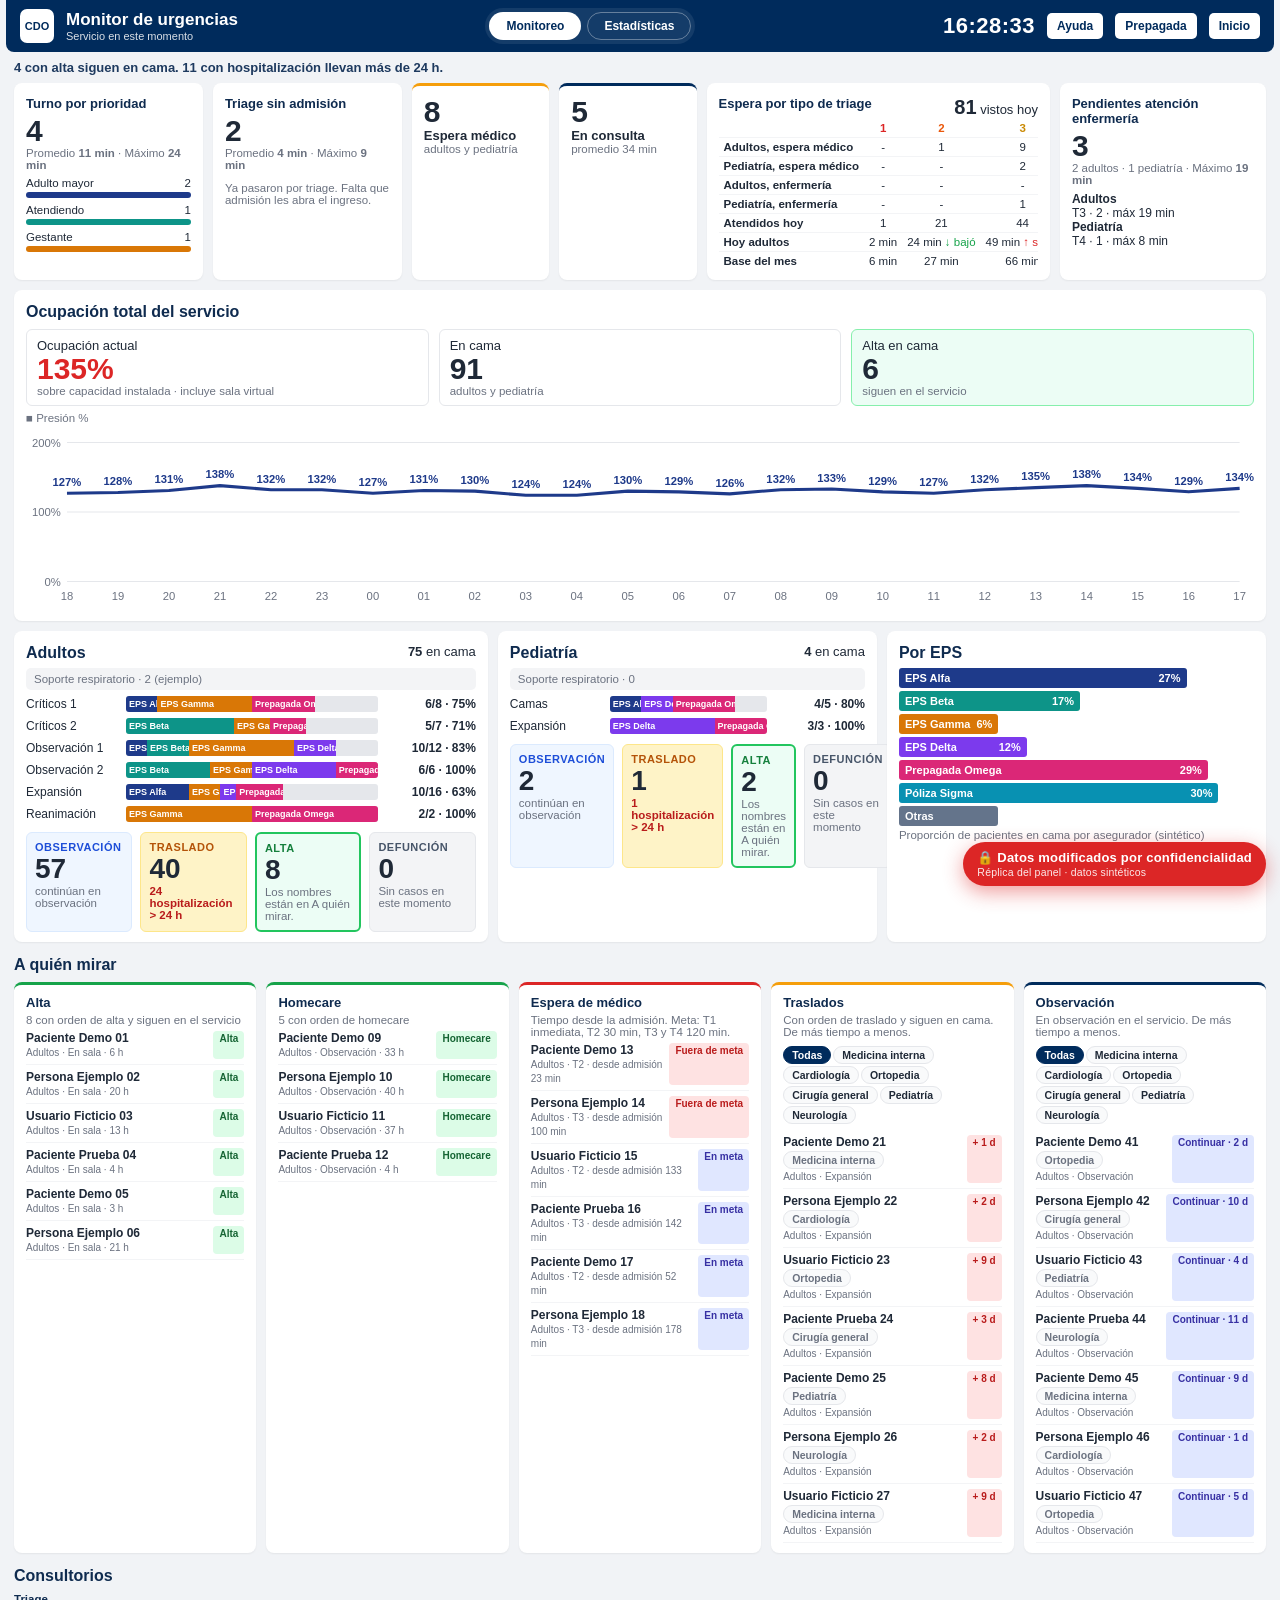
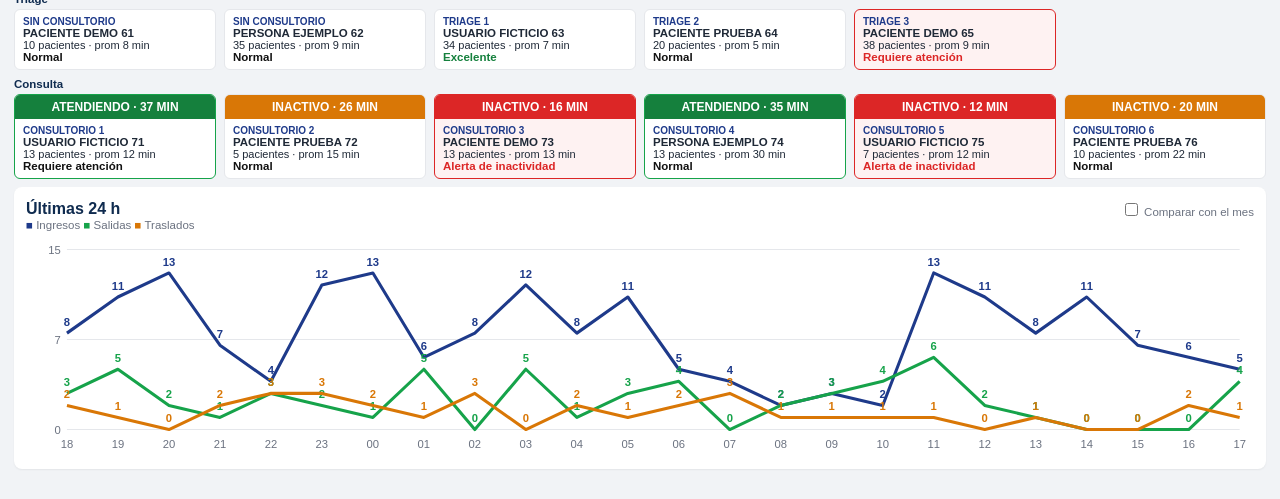
<file: paneles/urgencias.html>
<!DOCTYPE html><html lang="es"><head><meta charset="UTF-8"><meta name="viewport" content="width=device-width,initial-scale=1">
<title>Monitor de urgencias · réplica con datos sintéticos</title>
<link rel="stylesheet" href="comun.css">
<style>
body{font-family:Arial,Helvetica,sans-serif;background:#F1F3F6;color:#1F2937;font-size:13px}
.hd{background:#002B5C;color:#fff;display:flex;align-items:center;gap:12px;padding:8px 14px;border-radius:0 0 8px 8px;margin:0 6px;flex-wrap:wrap}
.logo{width:34px;height:34px;border-radius:7px;background:#fff;color:#002B5C;font-weight:900;font-size:11px;display:grid;place-items:center}
.hd h1{font-size:17px;margin:0}.hd small{display:block;font-size:11px;opacity:.85}
.tabs{display:flex;gap:6px;margin:0 auto;background:rgba(255,255,255,.08);padding:4px;border-radius:999px}
.tabs button{border:1px solid rgba(255,255,255,.35);background:transparent;color:#fff;border-radius:999px;padding:6px 16px;font-weight:700;cursor:pointer;font-size:12px}
.tabs button.on{background:#fff;color:#002B5C}
.clock{font-size:22px;font-weight:700;letter-spacing:.5px}
.hb{background:#fff;color:#002B5C;border:0;border-radius:5px;padding:6px 10px;font-weight:700;font-size:12px;cursor:pointer}
.hb.on{background:#FDE68A}
.alert{margin:8px 14px;font-weight:700;color:#1E3A5F}
.wrap{padding:0 14px 30px}
.row{display:grid;gap:10px;margin-bottom:10px}
.c{background:#fff;border-radius:8px;padding:10px 12px;box-shadow:0 1px 2px rgba(0,0,0,.06);border-top:3px solid transparent;min-width:0}
.c.or{border-top-color:#F59E0B}.c.nv{border-top-color:#002B5C}.c.gr{border-top-color:#16A34A}.c.rd{border-top-color:#DC2626}
.c h3{font-size:13px;margin:0 0 4px;color:#0F2B4F}.big{font-size:30px;font-weight:700;line-height:1.05}.mut{color:#6B7280;font-size:11.5px}
.bar{height:6px;border-radius:4px;margin:3px 0 6px}
table{border-collapse:collapse;width:100%}td,th{padding:3px 5px;font-size:11.5px;text-align:center;white-space:nowrap}td:first-child,th:first-child{text-align:left}
tr+tr td{border-top:1px solid #F3F4F6}
.t1{color:#DC2626}.t2{color:#EA580C}.t3{color:#CA8A04}.t4{color:#1D4ED8}.t5{color:#6B7280}
.sec{font-size:16px;font-weight:700;color:#0F2B4F;margin:14px 0 8px}
.kp3{display:grid;grid-template-columns:repeat(3,1fr);gap:10px}
.kp{border:1px solid #E5E7EB;border-radius:6px;padding:8px 10px}.kp.g{background:#ECFDF5;border-color:#86EFAC}
.sb{display:flex;height:16px;border-radius:3px;overflow:hidden;background:#E5E7EB;flex:1}
.sb i{display:block;height:100%;font-style:normal;color:#fff;font-size:9px;font-weight:700;padding-left:3px;overflow:hidden;white-space:nowrap;line-height:16px}
.ur{display:flex;align-items:center;gap:8px;margin:6px 0}.ur b{width:92px;font-weight:400;font-size:12px}.ur span{width:90px;text-align:right;font-weight:700;font-size:12px}
.eps{display:flex;justify-content:space-between;color:#fff;font-weight:700;font-size:11px;padding:4px 6px;border-radius:3px;margin:3px 0}
.dest{display:grid;grid-template-columns:repeat(4,1fr);gap:8px;margin-top:10px}
.dest>div{border-radius:6px;padding:8px;border:1px solid #DBEAFE;background:#EFF6FF}
.dest .o{background:#EFF6FF}.dest .t{background:#FEF3C7;border-color:#FDE68A}.dest .a{background:#ECFDF5;border-color:#22C55E;border-width:2px}.dest .d{background:#F3F4F6;border-color:#E5E7EB}
.dest h4{margin:0;font-size:11px;letter-spacing:.5px}.dest .n{font-size:28px;font-weight:700}
.est{display:grid;grid-template-columns:repeat(4,1fr);gap:8px;margin-top:8px}.est div{background:#F9FAFB;border-radius:6px;padding:6px;font-size:11px}.est b{display:block;font-size:18px}
.mirar{display:grid;grid-template-columns:repeat(5,minmax(200px,1fr));gap:10px}
.mirar .c{border-top-width:3px}
.li{display:flex;justify-content:space-between;gap:6px;padding:5px 0;border-bottom:1px solid #F3F4F6;font-size:12px}
.li b{display:block;font-size:12px}.li small{color:#6B7280}
.chip{display:inline-block;border-radius:999px;padding:2px 8px;font-size:10.5px;font-weight:700;margin:2px 2px 0 0;border:1px solid #E5E7EB;background:#F9FAFB;cursor:pointer}
.chip.on{background:#002B5C;color:#fff;border-color:#002B5C}
.tag{font-size:10px;font-weight:700;border-radius:4px;padding:2px 6px;white-space:nowrap}
.tg{background:#DCFCE7;color:#166534}.tr{background:#FEE2E2;color:#B91C1C}.tb{background:#E0E7FF;color:#3730A3}.ty{background:#FEF3C7;color:#92400E}
.cons{display:grid;grid-template-columns:repeat(6,minmax(150px,1fr));gap:8px}
.cs{background:#fff;border:1px solid #E5E7EB;border-radius:6px;overflow:hidden;font-size:11px}
.cs .h{color:#fff;font-weight:700;text-align:center;padding:5px;font-size:12px}
.cs .b{padding:6px 8px}.cs .b b{display:block;font-size:11.5px;text-transform:uppercase}
.st-g{border-color:#16A34A}.st-g .h{background:#15803D}.st-o .h{background:#D97706}.st-r{border-color:#DC2626;background:#FEF2F2}.st-r .h{background:#DC2626}
/* estadísticas */
.ctl{display:flex;gap:8px;align-items:flex-end;flex-wrap:wrap}
.ctl button{border:1px solid #CBD5E1;background:#fff;border-radius:5px;padding:7px 12px;font-weight:700;cursor:pointer}
.ctl button.on{background:#002B5C;color:#fff;border-color:#002B5C}
.ctl label{font-size:10.5px;color:#475569;display:block}
.ctl select{padding:6px;border:1px solid #CBD5E1;border-radius:5px}
.ins{background:#EFF6FF;border-left:4px solid #002B5C;padding:9px 12px;border-radius:6px;margin:10px 0;font-size:12px}
.k4{display:grid;grid-template-columns:repeat(4,1fr);gap:10px}
.k4 .c b{font-size:24px;display:block}
.heat{display:grid;grid-template-columns:34px repeat(24,1fr);gap:2px;font-size:10px}
.heat i{display:block;height:18px;border-radius:2px}
.hb2{display:flex;align-items:center;gap:8px;margin:6px 0;font-size:12px}.hb2 .tr2{flex:1;height:9px;background:#EEF2F7;border-radius:5px;overflow:hidden}.hb2 .tr2 i{display:block;height:100%;border-radius:5px;transition:width .8s}
.hb2 span{width:84px;text-align:right;color:#475569}
.hidden{display:none!important}
@media (max-width:900px){.row{grid-template-columns:1fr 1fr!important}.mirar{grid-template-columns:1fr}.cons{grid-template-columns:1fr 1fr}.k4{grid-template-columns:1fr 1fr}.kp3{grid-template-columns:1fr}.dest{grid-template-columns:1fr 1fr}.tabs{margin:0}.hd{gap:8px}}
@media (max-width:480px){.row{grid-template-columns:1fr!important}.heat{grid-template-columns:28px repeat(24,1fr)}.heat i{height:12px}.clock{font-size:18px}}
</style></head><body>
<div class="hd"><div class="logo">CDO</div><div><h1 id="ttl">Monitor de urgencias</h1><small id="sttl">Servicio en este momento</small></div>
 <div class="tabs"><button class="on" data-t="mon">Monitoreo</button><button data-t="est">Estadísticas</button></div>
 <div class="clock" id="clk">--:--:--</div><button class="hb">Ayuda</button><button class="hb" id="prep">Prepagada</button><button class="hb">Inicio</button></div>

<div id="vmon">
<div class="alert" id="alert"></div>
<div class="wrap">
 <div class="row" style="grid-template-columns:1.1fr 1.1fr .8fr .8fr 2fr 1.2fr">
  <div class="c"><h3>Turno por prioridad</h3><div class="big" id="kTurno">0</div><div class="mut">Promedio <b>11 min</b> · Máximo <b>24 min</b></div>
   <div style="margin-top:6px;font-size:11.5px">Adulto mayor <span style="float:right">2</span><div class="bar" style="background:#1E3A8A"></div>Atendiendo <span style="float:right">1</span><div class="bar" style="background:#0D9488"></div>Gestante <span style="float:right">1</span><div class="bar" style="background:#D97706"></div></div></div>
  <div class="c"><h3>Triage sin admisión</h3><div class="big" id="kSinAdm">0</div><div class="mut">Promedio <b>4 min</b> · Máximo <b>9 min</b></div><p class="mut">Ya pasaron por triage. Falta que admisión les abra el ingreso.</p></div>
  <div class="c or"><div class="big" id="kEsp">0</div><b>Espera médico</b><div class="mut">adultos y pediatría</div></div>
  <div class="c nv"><div class="big" id="kCons">0</div><b>En consulta</b><div class="mut">promedio 34 min</div></div>
  <div class="c"><div style="display:flex;justify-content:space-between"><h3>Espera por tipo de triage</h3><div><b style="font-size:20px" id="kVistos">0</b> vistos hoy</div></div>
   <div class="tw"><table id="tTri"></table></div></div>
  <div class="c"><h3>Pendientes atención enfermería</h3><div class="big">3</div><div class="mut">2 adultos · 1 pediatría · Máximo <b>19 min</b></div><div style="margin-top:6px;font-size:12px"><b>Adultos</b><br>T3 · 2 · máx 19 min<br><b>Pediatría</b><br>T4 · 1 · máx 8 min</div></div>
 </div>

 <div class="c" style="margin-bottom:10px"><div class="sec" style="margin-top:0">Ocupación total del servicio</div>
  <div class="kp3"><div class="kp">Ocupación actual<div class="big" style="color:#DC2626" id="kOcu">0%</div><div class="mut">sobre capacidad instalada · incluye sala virtual</div></div>
   <div class="kp">En cama<div class="big" id="kCama">0</div><div class="mut">adultos y pediatría</div></div>
   <div class="kp g">Alta en cama<div class="big" id="kAlta">0</div><div class="mut">siguen en el servicio</div></div></div>
  <div class="mut" style="margin-top:6px">■ Presión %</div>
  <svg id="gPres" viewBox="0 0 1200 180" width="1200" style="width:100%;height:auto"></svg></div>

 <div class="row" style="grid-template-columns:1.25fr 1fr 1fr">
  <div class="c"><div style="display:flex;justify-content:space-between"><div class="sec" style="margin:0">Adultos</div><span><b id="kAdu">0</b> en cama</span></div>
   <div class="mut" style="background:#F3F4F6;border-radius:5px;padding:5px 8px;margin:6px 0">Soporte respiratorio · 2 (ejemplo)</div><div id="uAdu"></div>
   <div class="dest" id="dAdu"></div></div>
  <div class="c"><div style="display:flex;justify-content:space-between"><div class="sec" style="margin:0">Pediatría</div><span><b id="kPed">0</b> en cama</span></div>
   <div class="mut" style="background:#F3F4F6;border-radius:5px;padding:5px 8px;margin:6px 0">Soporte respiratorio · 0</div><div id="uPed"></div>
   <div class="dest" id="dPed"></div></div>
  <div class="c"><div class="sec" style="margin:0 0 6px">Por EPS</div><div id="eps"></div></div>
 </div>

 <div class="sec">A quién mirar</div>
 <div class="mirar" id="mirar"></div>

 <div class="sec">Consultorios</div>
 <div class="mut" style="font-weight:700;color:#0F2B4F">Triage</div><div class="cons" id="cTri" style="margin:4px 0 8px"></div>
 <div class="mut" style="font-weight:700;color:#0F2B4F">Consulta</div><div class="cons" id="cCon" style="margin:4px 0 8px"></div>

 <div class="c"><div style="display:flex;justify-content:space-between;flex-wrap:wrap"><div class="sec" style="margin:0">Últimas 24 h</div><label class="mut"><input type="checkbox" id="cmp"> Comparar con el mes</label></div>
  <div class="mut"><span style="color:#1E3A8A">■</span> Ingresos <span style="color:#16A34A">■</span> Salidas <span style="color:#D97706">■</span> Traslados</div>
  <svg id="g24" viewBox="0 0 1200 220" width="1200" style="width:100%;height:auto"></svg></div>
</div></div>

<div id="vest" class="hidden"><div class="wrap" style="padding-top:10px">
 <div class="c"><div class="ctl"><button class="on" id="bMes">Mes</button><button id="bAnual">Evolución anual</button>
  <div><label>Año</label><select id="sAno"><option>2025</option><option selected>2026</option></select></div>
  <div><label>Mes</label><select id="sMes"></select></div><span class="mut" style="margin-left:auto">Actualizado hace un momento</span></div></div>
 <div class="ins" id="ins"></div>
 <div class="k4" id="k4"></div>
 <div class="row" style="grid-template-columns:1fr 1fr;margin-top:10px">
  <div class="c"><div style="display:flex;justify-content:space-between"><h3>Demanda por día y hora</h3><span class="tag tr" id="pico"></span></div><div class="mut">Intensidad de llegadas. Sirve para armar turnos por franja.</div><div class="tw"><div class="heat" id="heat" style="min-width:460px;margin-top:6px"></div></div></div>
  <div class="c"><h3>Mix de triage</h3><div class="mut">Total clasificados en el mes (proporción)</div><div id="mix"></div></div>
  <div class="c"><h3>Cumplimiento de metas</h3><div class="mut">Triage → médico (por nivel)</div><div id="metas"></div></div>
  <div class="c"><h3>Destinos al egreso</h3><div id="dest2"></div></div>
 </div>
 <div class="c"><h3>Permanencia en el servicio</h3><div id="perm"></div></div>
 <div id="anual" class="c hidden" style="margin-top:10px"><h3>Evolución anual · ingresos por mes (índice)</h3><svg id="gAn" viewBox="0 0 1200 220" width="1200" style="width:100%;height:auto"></svg></div>
</div></div>

<script src="comun.js"></script>
<script>
const R=rng(7);const ri=(a,b)=>a+Math.floor(R()*(b-a+1));
const EPS=[['EPS Alfa','#1E3A8A'],['EPS Beta','#0D9488'],['EPS Gamma','#D97706'],['EPS Delta','#7C3AED'],['Prepagada Omega','#DB2777'],['Póliza Sigma','#0891B2'],['Otras','#64748B']];
const NOM=['Paciente Demo','Persona Ejemplo','Usuario Ficticio','Paciente Prueba'];
const fake=i=>NOM[i%4]+' '+String(i+1).padStart(2,'0');
/* reloj */
setInterval(()=>{$('#clk').textContent=new Date().toLocaleTimeString('es-CO',{hour12:false});},1000);
$$('.tabs button').forEach(b=>b.onclick=()=>{$$('.tabs button').forEach(x=>x.classList.toggle('on',x===b));const e=b.dataset.t==='est';
 $('#vmon').classList.toggle('hidden',e);$('#vest').classList.toggle('hidden',!e);$('#ttl').textContent=e?'Estadísticas de urgencias':'Monitor de urgencias';$('#sttl').textContent=e?'Comportamiento del servicio · programación de turnos':'Servicio en este momento';if(e)est();});
$('#prep').onclick=()=>{$('#prep').classList.toggle('on');mon();};
function mon(){
 const p=$('#prep').classList.contains('on');const f=p?.35:1;
 $('#alert').textContent=`${ri(4,9)} con alta siguen en cama. ${ri(10,25)} con hospitalización llevan más de 24 h.`;
 $('#kTurno').textContent=Math.round(4*f);$('#kSinAdm').textContent=Math.round(2*f);$('#kEsp').textContent=Math.round(ri(8,18)*f);$('#kCons').textContent=Math.round(5*f);$('#kVistos').textContent=Math.round(ri(70,95)*f);
 const rows=[['Adultos, espera médico','-','1','9','2','-'],['Pediatría, espera médico','-','-','2','1','-'],['Adultos, enfermería','-','-','-','-','-'],['Pediatría, enfermería','-','-','1','-','-'],['Atendidos hoy','1','21','44','6','1'],['Hoy adultos','2 min','24 min ↓ bajó','49 min ↑ subió','61 min','-'],['Base del mes','6 min','27 min','66 min','104 min','-']];
 $('#tTri').innerHTML='<tr><th></th><th class="t1">1</th><th class="t2">2</th><th class="t3">3</th><th class="t4">4</th><th class="t5">5</th></tr>'+rows.map(r=>'<tr>'+r.map((x,i)=>`<td${i?'':' style="font-weight:700"'}>${x.replace('↓ bajó','<span style="color:#16A34A">↓ bajó</span>').replace('↑ subió','<span style="color:#DC2626">↑ subió</span>')}</td>`).join('')+'</tr>').join('');
 const ocu=Math.round(ri(118,152)*(p?.4:1));$('#kOcu').textContent=ocu+'%';$('#kCama').textContent=Math.round(ri(70,95)*f);$('#kAlta').textContent=Math.round(ri(5,12)*f);
 const hrs=['18','19','20','21','22','23','00','01','02','03','04','05','06','07','08','09','10','11','12','13','14','15','16','17'];
 let v=ocu-12;lineChart($('#gPres'),{labels:hrs,series:[{color:'#1E3A8A',data:hrs.map(()=>{v=Math.max(20,Math.round(v+ri(-6,7)));return v;})}],max:Math.max(200,ocu*1.3),labelsOn:true,suffix:'%',fs:11});
 const U=(el,list)=>{$(el).innerHTML=list.map(([n,o,c])=>{let rest=o;const segs=EPS.slice(0,5).map((e,i)=>{const w=i<4?Math.min(rest,ri(0,Math.ceil(o/2))):rest;rest-=w;return w?`<i style="width:${100*w/c}%;background:${e[1]}">${e[0]}</i>`:'';}).join('');
   return `<div class="ur"><b>${n}</b><div class="sb">${segs}</div><span>${o}/${c} · ${Math.round(100*o/c)}%</span></div>`}).join('');};
 U('#uAdu',[['Críticos 1',ri(6,8),8],['Críticos 2',ri(5,7),7],['Observación 1',ri(9,12),12],['Observación 2',ri(5,6),6],['Expansión',ri(10,16),16],['Reanimación',ri(0,2),2]].map(x=>[x[0],Math.round(x[1]*f),x[2]]));
 U('#uPed',[['Camas',Math.round(ri(3,5)*f),5],['Expansión',Math.round(ri(1,3)*f),3]]);
 $('#kAdu').textContent=Math.round(ri(60,80)*f);$('#kPed').textContent=Math.round(ri(4,8)*f);
 const D=(el,a)=>{$(el).innerHTML=`<div class="o"><h4 style="color:#1D4ED8">OBSERVACIÓN</h4><div class="n">${a[0]}</div><div class="mut">continúan en observación</div></div><div class="t"><h4 style="color:#B45309">TRASLADO</h4><div class="n">${a[1]}</div><div class="mut" style="color:#B91C1C;font-weight:700">${Math.round(a[1]*.6)} hospitalización &gt; 24 h</div></div><div class="a"><h4 style="color:#15803D">ALTA</h4><div class="n">${a[2]}</div><div class="mut">Los nombres están en A quién mirar.</div></div><div class="d"><h4 style="color:#475569">DEFUNCIÓN</h4><div class="n">0</div><div class="mut">Sin casos en este momento</div></div>`;};
 D('#dAdu',[ri(40,60),ri(25,40),ri(8,14)].map(x=>Math.round(x*f)));D('#dPed',[ri(1,4),ri(1,3),ri(0,2)].map(x=>Math.round(x*f)));
 let tot=100;$('#eps').innerHTML=EPS.map((e,i)=>{const pc=i<6?ri(4,30):0;return `<div class="eps" style="background:${e[1]};width:${Math.max(28,pc*3)}%">${e[0]}<span>${pc?pc+'%':''}</span></div>`}).join('')+'<div class="mut">Proporción de pacientes en cama por asegurador (sintético)</div>';
 mirar();cons();
 const h24=hrs.map(()=>ri(1,13)),s24=hrs.map(()=>ri(0,6)),t24=hrs.map(()=>ri(0,3));
 lineChart($('#g24'),{labels:hrs,series:[{color:'#1E3A8A',data:h24},{color:'#16A34A',data:s24},{color:'#D97706',data:t24}],labelsOn:true,fs:11});
}
const ESP=['Medicina interna','Cardiología','Ortopedia','Cirugía general','Pediatría','Neurología'];
let fT='Todas',fO='Todas';
function mirar(){
 const col=(t,s,cls,items,chips,cur,key)=>`<div class="c ${cls}"><h3>${t}</h3><div class="mut">${s}</div>${chips?`<div style="margin:6px 0">${['Todas'].concat(chips).map(c=>`<span class="chip${c===cur?' on':''}" data-k="${key}" data-v="${c}">${c}</span>`).join('')}</div>`:''}${items.join('')}</div>`;
 const R2=rng(11);const it=(n,sub,tag)=>`<div class="li"><div><b>${n}</b><small>${sub}</small></div>${tag}</div>`;
 const tras=Array.from({length:7},(_,i)=>({n:fake(i+20),e:ESP[i%6],d:1+Math.floor(R2()*10)}));
 const obs=Array.from({length:7},(_,i)=>({n:fake(i+40),e:ESP[(i+2)%6],d:1+Math.floor(R2()*12)}));
 $('#mirar').innerHTML=
  col('Alta',`${ri(8,14)} con orden de alta y siguen en el servicio`,'gr',Array.from({length:6},(_,i)=>it(fake(i),`Adultos · En sala · ${ri(1,30)} h`,'<span class="tag tg">Alta</span>')))+
  col('Homecare',`${ri(3,6)} con orden de homecare`,'gr',Array.from({length:4},(_,i)=>it(fake(i+8),`Adultos · Observación · ${ri(1,40)} h`,'<span class="tag tg">Homecare</span>')))+
  col('Espera de médico','Tiempo desde la admisión. Meta: T1 inmediata, T2 30 min, T3 y T4 120 min.','rd',Array.from({length:6},(_,i)=>it(fake(i+12),`Adultos · T${2+i%2} · desde admisión ${ri(10,190)} min`,i<2?'<span class="tag tr">Fuera de meta</span>':'<span class="tag tb">En meta</span>')))+
  col('Traslados','Con orden de traslado y siguen en cama. De más tiempo a menos.','or',tras.filter(x=>fT==='Todas'||x.e===fT).map(x=>it(x.n,`<span class="chip">${x.e}</span><br>Adultos · Expansión`,`<span class="tag tr">+ ${x.d} d</span>`)),ESP,fT,'T')+
  col('Observación','En observación en el servicio. De más tiempo a menos.','nv',obs.filter(x=>fO==='Todas'||x.e===fO).map(x=>it(x.n,`<span class="chip">${x.e}</span><br>Adultos · Observación`,`<span class="tag tb">Continuar · ${x.d} d</span>`)),ESP,fO,'O');
 $$('#mirar .chip[data-k]').forEach(c=>c.onclick=()=>{if(c.dataset.k==='T')fT=c.dataset.v;else fO=c.dataset.v;mirar();});
}
function cons(){
 $('#cTri').innerHTML=[['SIN CONSULTORIO','Normal'],['SIN CONSULTORIO','Normal'],['TRIAGE 1','Excelente'],['TRIAGE 2','Normal'],['TRIAGE 3','Requiere atención']].map((c,i)=>`<div class="cs ${c[1]==='Requiere atención'?'st-r':''}"><div class="b"><b style="color:#1E3A8A;font-size:10px">${c[0]}</b><b>${fake(i+60)}</b>${ri(10,40)} pacientes · prom ${ri(3,9)} min<br><b style="text-transform:none;color:${c[1]==='Requiere atención'?'#DC2626':c[1]==='Excelente'?'#15803D':'#111'}">${c[1]}</b></div></div>`).join('');
 const st=['g','o','r','g','r','o'];
 $('#cCon').innerHTML=st.map((s,i)=>{const m=ri(4,45);return `<div class="cs st-${s}"><div class="h">${s==='g'?'ATENDIENDO':'INACTIVO'} · ${m} MIN</div><div class="b"><b style="color:#1E3A8A;font-size:10px">CONSULTORIO ${i+1}</b><b>${fake(i+70)}</b>${ri(4,14)} pacientes · prom ${ri(10,40)} min<br><b style="text-transform:none;color:${s==='r'?'#DC2626':'#111'}">${s==='r'?'Alerta de inactividad':s==='g'&&i===0?'Requiere atención':'Normal'}</b></div></div>`}).join('');
}
/* Estadísticas */
const MESES=['Enero','Febrero','Marzo','Abril','Mayo','Junio','Julio','Agosto','Septiembre','Octubre','Noviembre','Diciembre'];
$('#sMes').innerHTML=MESES.map((m,i)=>`<option value="${i}"${i===10?' selected':''}>${m}</option>`).join('');
let modo='mes';
$('#bMes').onclick=()=>{modo='mes';$('#bMes').classList.add('on');$('#bAnual').classList.remove('on');est();};
$('#bAnual').onclick=()=>{modo='anual';$('#bAnual').classList.add('on');$('#bMes').classList.remove('on');est();};
$('#sMes').onchange=est;$('#sAno').onchange=est;
function est(){
 const S=rng(100+(+$('#sMes').value)*7+(+$('#sAno').value));const r=(a,b)=>a+Math.floor(S()*(b-a+1));
 const prom=r(70,110),mm=r(60,85),mt=r(40,75),dv=r(-12,15);
 $('#ins').textContent=`Ingresos ${dv>0?'+':''}${dv}% vs mes anterior. Pico de llegada: ${['Lun','Mar','Mié','Jue','Vie'][r(0,4)]} cerca de las ${r(10,15)}:00 (útil para programar turnos). Cumplimiento meta médico: ${mm}%. Cumplimiento meta puerta a triage (15 min): ${mt}%.`;
 $('#k4').innerHTML=[['nv',`${dv>0?'+':''}${dv}%`,'Ingresos vs mes anterior'],['nv',`${prom}`,'Índice de llegadas por día (base 100)'],['or',`${mm}%`,'% meta médico'],['rd',`${mt}%`,'% meta triage · Meta 15 min']].map(k=>`<div class="c ${k[0]}"><b>${k[1]}</b>${k[2]}</div>`).join('');
 const days=['Lun','Mar','Mié','Jue','Vie','Sáb','Dom'];let pk=0,pkL='';
 $('#heat').innerHTML='<span></span>'+Array.from({length:24},(_,h)=>`<span style="text-align:center">${h%3?'':h}</span>`).join('')+days.map(d=>`<span>${d}</span>`+Array.from({length:24},(_,h)=>{const base=Math.exp(-((h-13)**2)/40)+(d==='Lun'?.25:0)+(d==='Dom'?.1:0);const v=Math.min(1,base*(.55+S()*.6));if(v>pk){pk=v;pkL=`${d} ~${h}:00`;}return `<i style="background:rgba(30,58,138,${(.08+v*.9).toFixed(2)})"></i>`}).join('')).join('');
 $('#pico').textContent='Pico: '+pkL;
 const mix=[r(1,4),r(15,30),r(50,65),r(5,12),r(0,3)];const mt2=mix.reduce((a,b)=>a+b,0);
 const bar=(l,p,c,t)=>`<div class="hb2"><b style="width:100px;font-weight:400">${l}</b><div class="tr2"><i style="width:${p}%;background:${c}"></i></div><span>${t}</span></div>`;
 $('#mix').innerHTML=mix.map((m,i)=>bar('T'+(i+1),Math.round(100*m/mt2),'#002B5C',Math.round(100*m/mt2)+'%')).join('');
 $('#metas').innerHTML=[['T1 (meta 5′)','#DC2626'],['T2 (meta 30′)','#EA580C'],['T3 (meta 120′)','#1D4ED8'],['T4 (meta 120′)','#002B5C']].map((m)=>{const p=r(25,100);return bar(m[0],p,m[1],p+'%')}).join('');
 const a=r(70,85),hh=r(8,20);$('#dest2').innerHTML=bar('Alta a casa',a,'#002B5C',a+'%')+bar('Hospitalización',hh,'#002B5C',hh+'%')+bar('UCI',100-a-hh,'#002B5C',(100-a-hh)+'%');
 const pp=[r(30,40),r(35,45),r(15,22)];pp.push(Math.max(1,100-pp[0]-pp[1]-pp[2]));
 $('#perm').innerHTML=['< 6 h','6–24 h','24 h – 5 d','> 5 d'].map((l,i)=>bar(l,pp[i],'#002B5C',pp[i]+'%')).join('');
 $('#anual').classList.toggle('hidden',modo!=='anual');
 if(modo==='anual')lineChart($('#gAn'),{labels:MESES.map(m=>m.slice(0,3)),series:[{color:'#002B5C',data:MESES.map(()=>r(80,120))}],labelsOn:true});
}
mon();
setInterval(()=>{if(!$('#vmon').classList.contains('hidden')&&!AUTO){/* refresco suave */}},30000);
/* Recorrido automático */
window.runAuto=async()=>{await sleep(1500);await scrollToEl('#gPres',60);await sleep(1200);await scrollToEl('#mirar',60);await sleep(600);
 await tap($$('#mirar .chip[data-k="T"]')[2]);await sleep(1300);await tap($$('#mirar .chip[data-k="O"]')[1]);await sleep(1300);
 await scrollToEl('#cTri',60);await sleep(1400);await scrollToY(0,800);await tap('.tabs [data-t="est"]');await sleep(1600);await pick('#sMes','9');await sleep(1600);await scrollToEl('#metas',80);await sleep(1400);await scrollToY(0,800);await tap('.tabs [data-t="mon"]');await sleep(1200);};
if(AUTO&&QS.get('hold')!=='1')runAuto();
</script></body></html>
</file>
<file: paneles/comun.css>
*{box-sizing:border-box}
body{margin:0}
.conf-badge{position:fixed;z-index:999;right:14px;bottom:14px;background:#DC2626;color:#fff;font:700 13px/1 Inter,Segoe UI,Arial,sans-serif;padding:9px 14px;border-radius:999px;box-shadow:0 6px 20px rgba(220,38,38,.45);letter-spacing:.2px;pointer-events:none}
.conf-badge small{display:block;font-weight:500;font-size:10.5px;opacity:.9;margin-top:3px}
.fcur{position:fixed;z-index:1000;left:-60px;top:-60px;font-size:34px;pointer-events:none;transition:left .7s cubic-bezier(.4,0,.2,1),top .7s cubic-bezier(.4,0,.2,1);filter:drop-shadow(0 3px 6px rgba(0,0,0,.45))}
.pressfx{transform:scale(.94)!important;filter:brightness(1.15)}
.tw{overflow-x:auto;-webkit-overflow-scrolling:touch;max-width:100%}
.modal-bg{position:fixed;inset:0;background:rgba(15,23,42,.55);display:none;align-items:flex-start;justify-content:center;z-index:500;padding:4vh 12px;overflow:auto}
.modal-bg.on{display:flex}
.modal{background:#fff;border-radius:10px;max-width:640px;width:100%;padding:22px 24px;box-shadow:0 20px 60px rgba(0,0,0,.35);position:relative}
.modal .x{position:absolute;right:12px;top:10px;border:0;background:none;font-size:22px;cursor:pointer;color:#64748b}
@media (max-width:640px){.conf-badge{right:8px;bottom:8px;font-size:11.5px;padding:7px 11px;max-width:calc(100vw - 16px)}}
</file>
